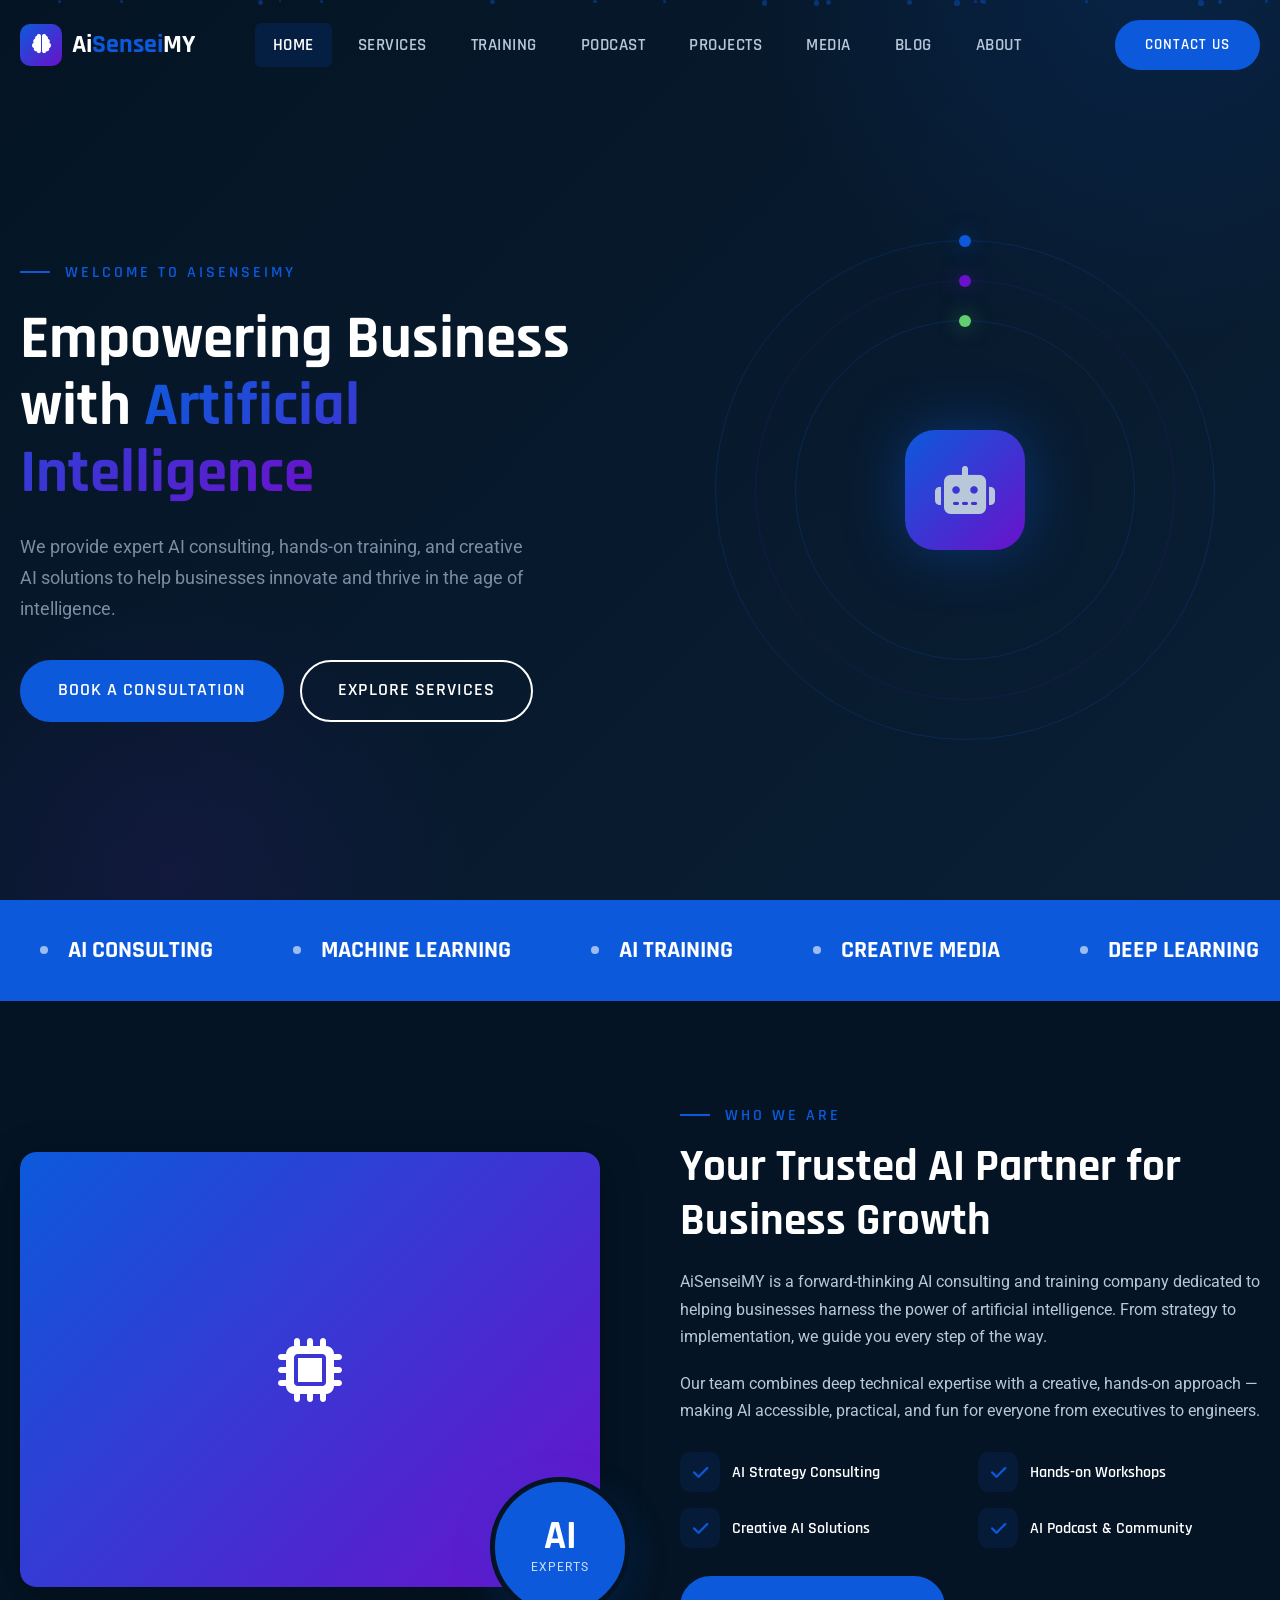
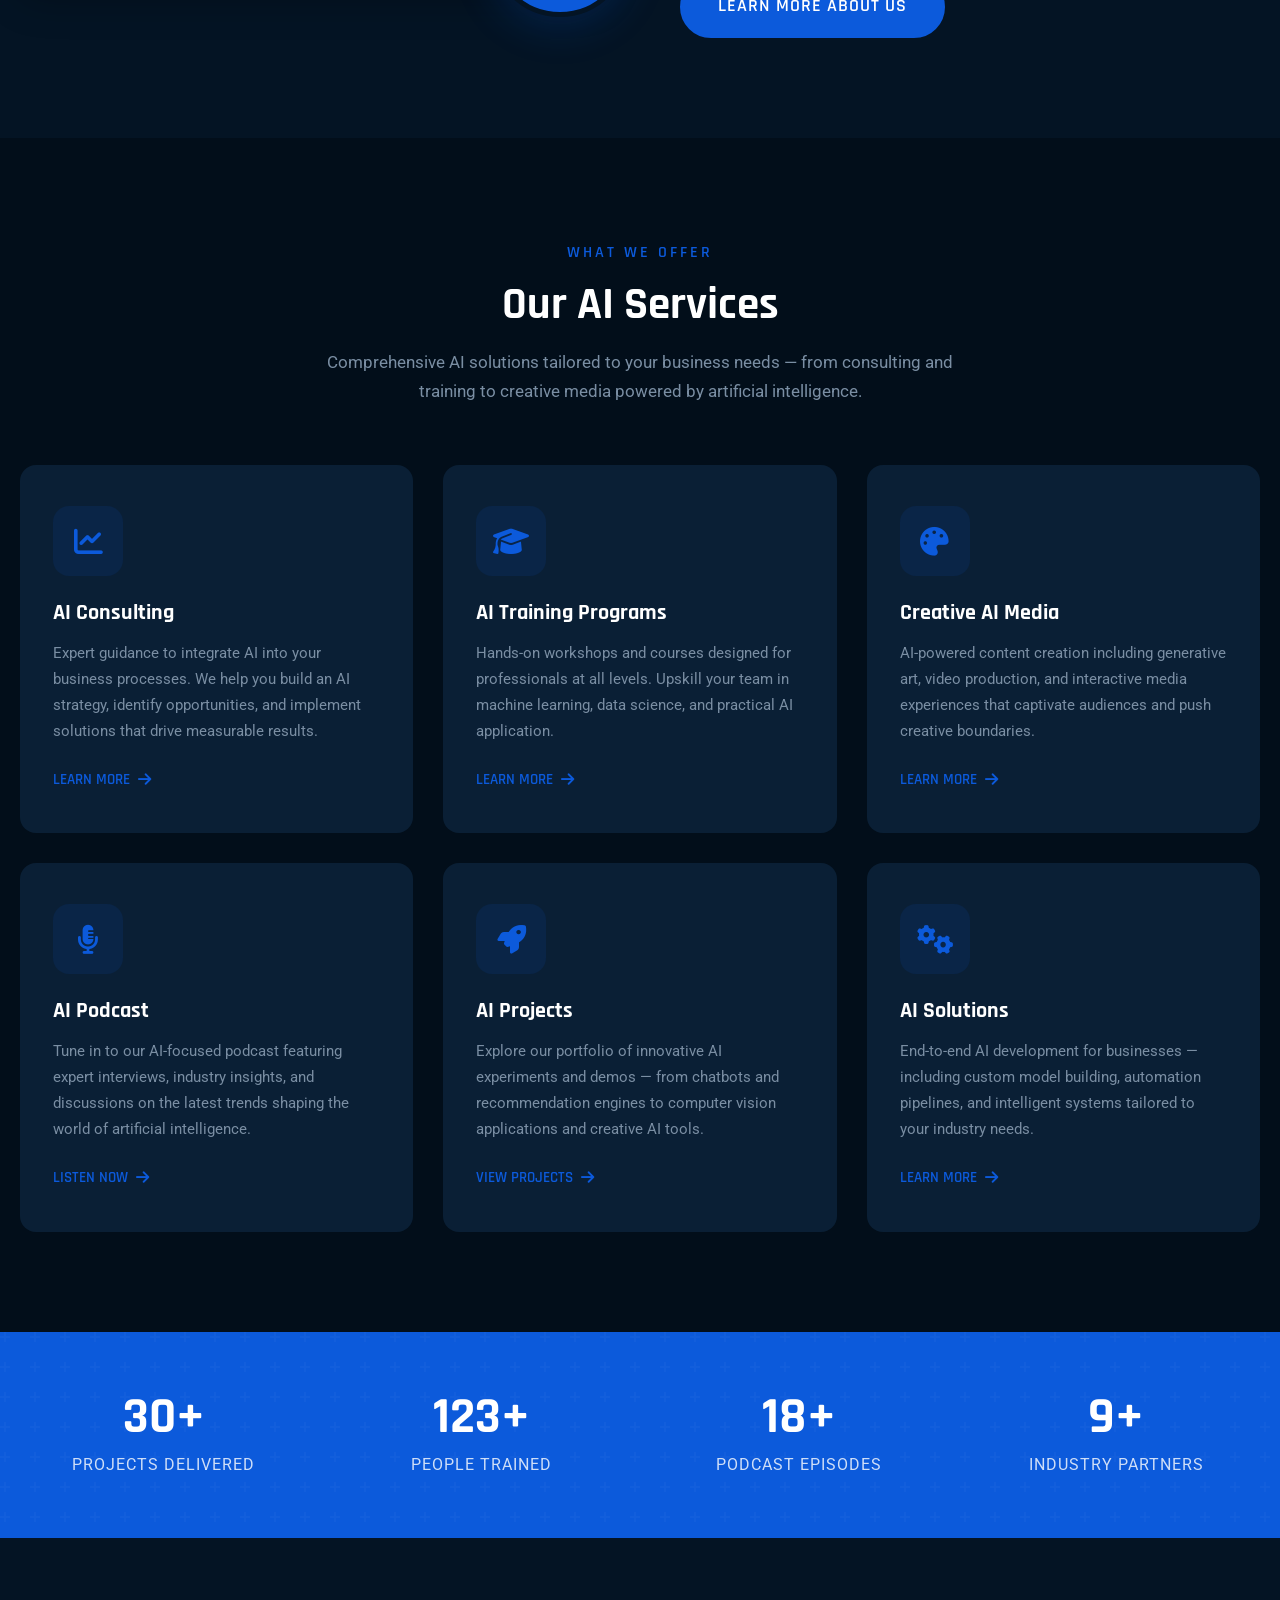
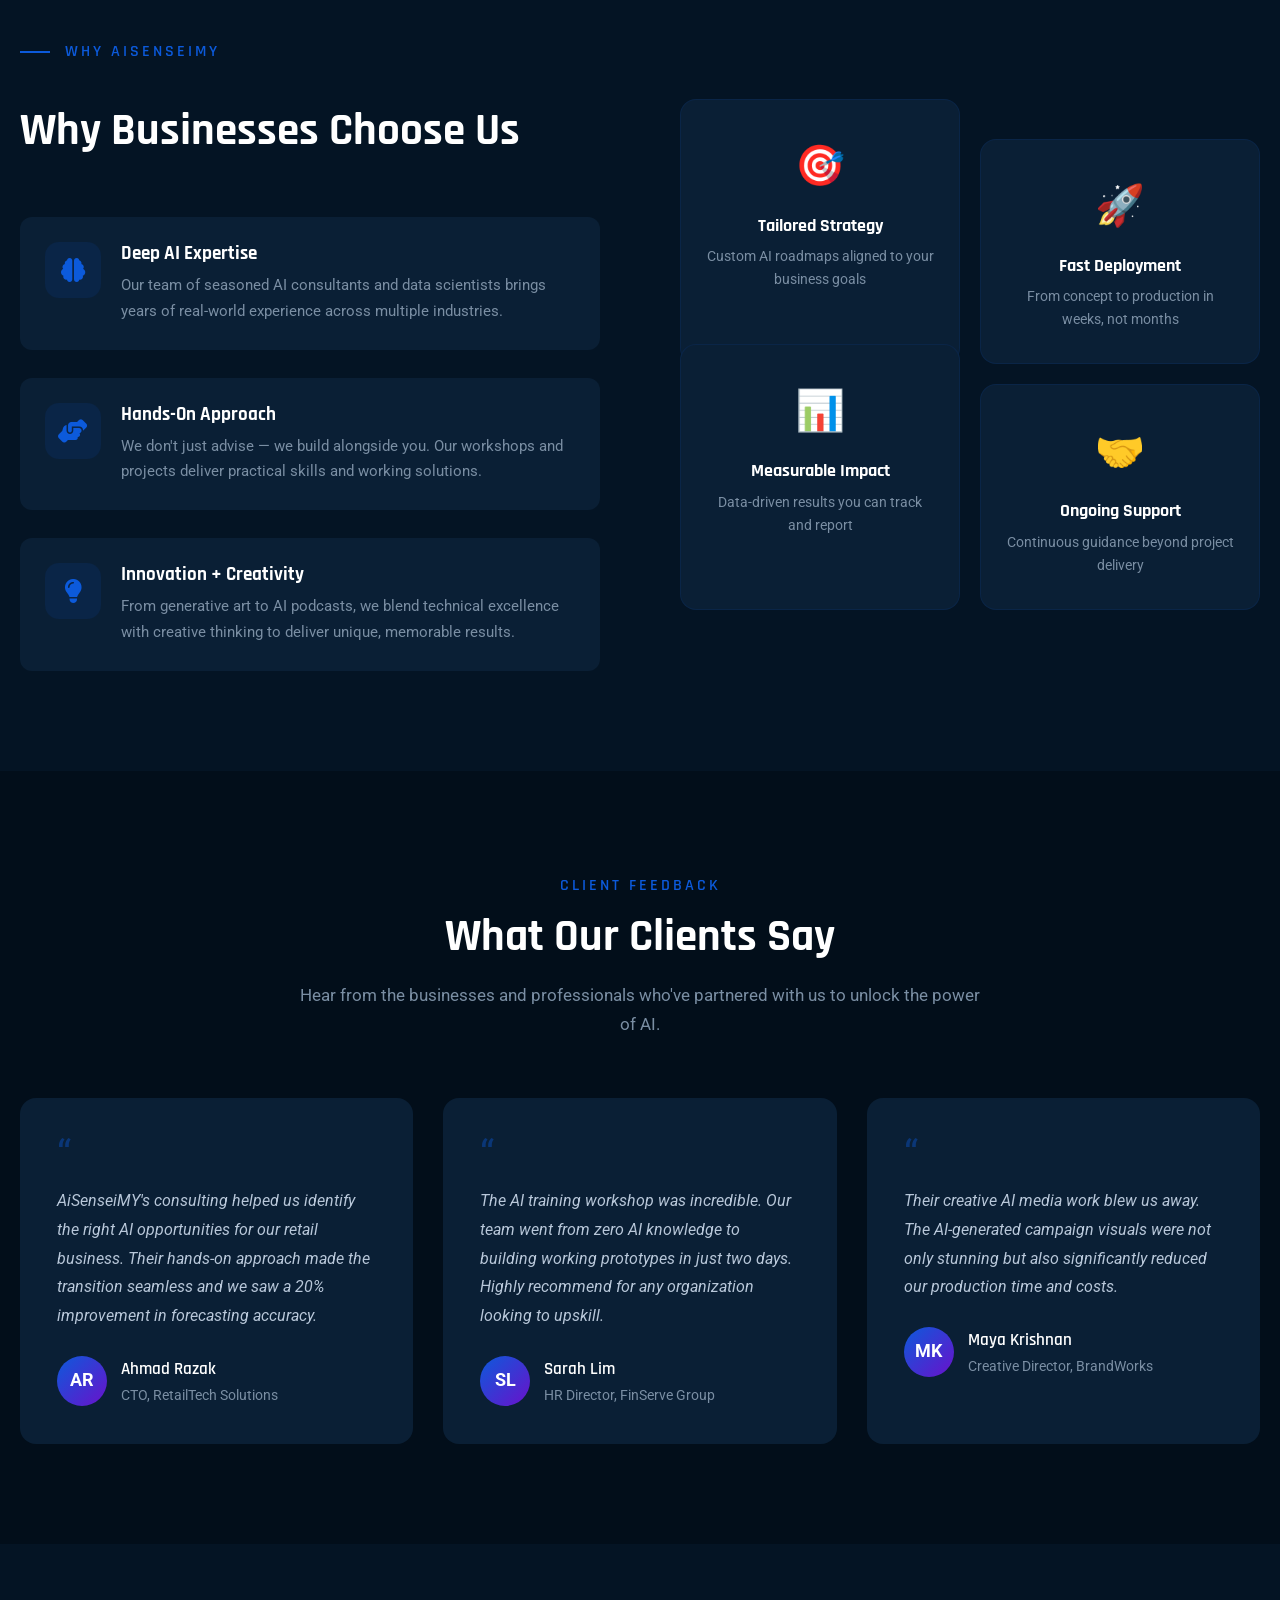
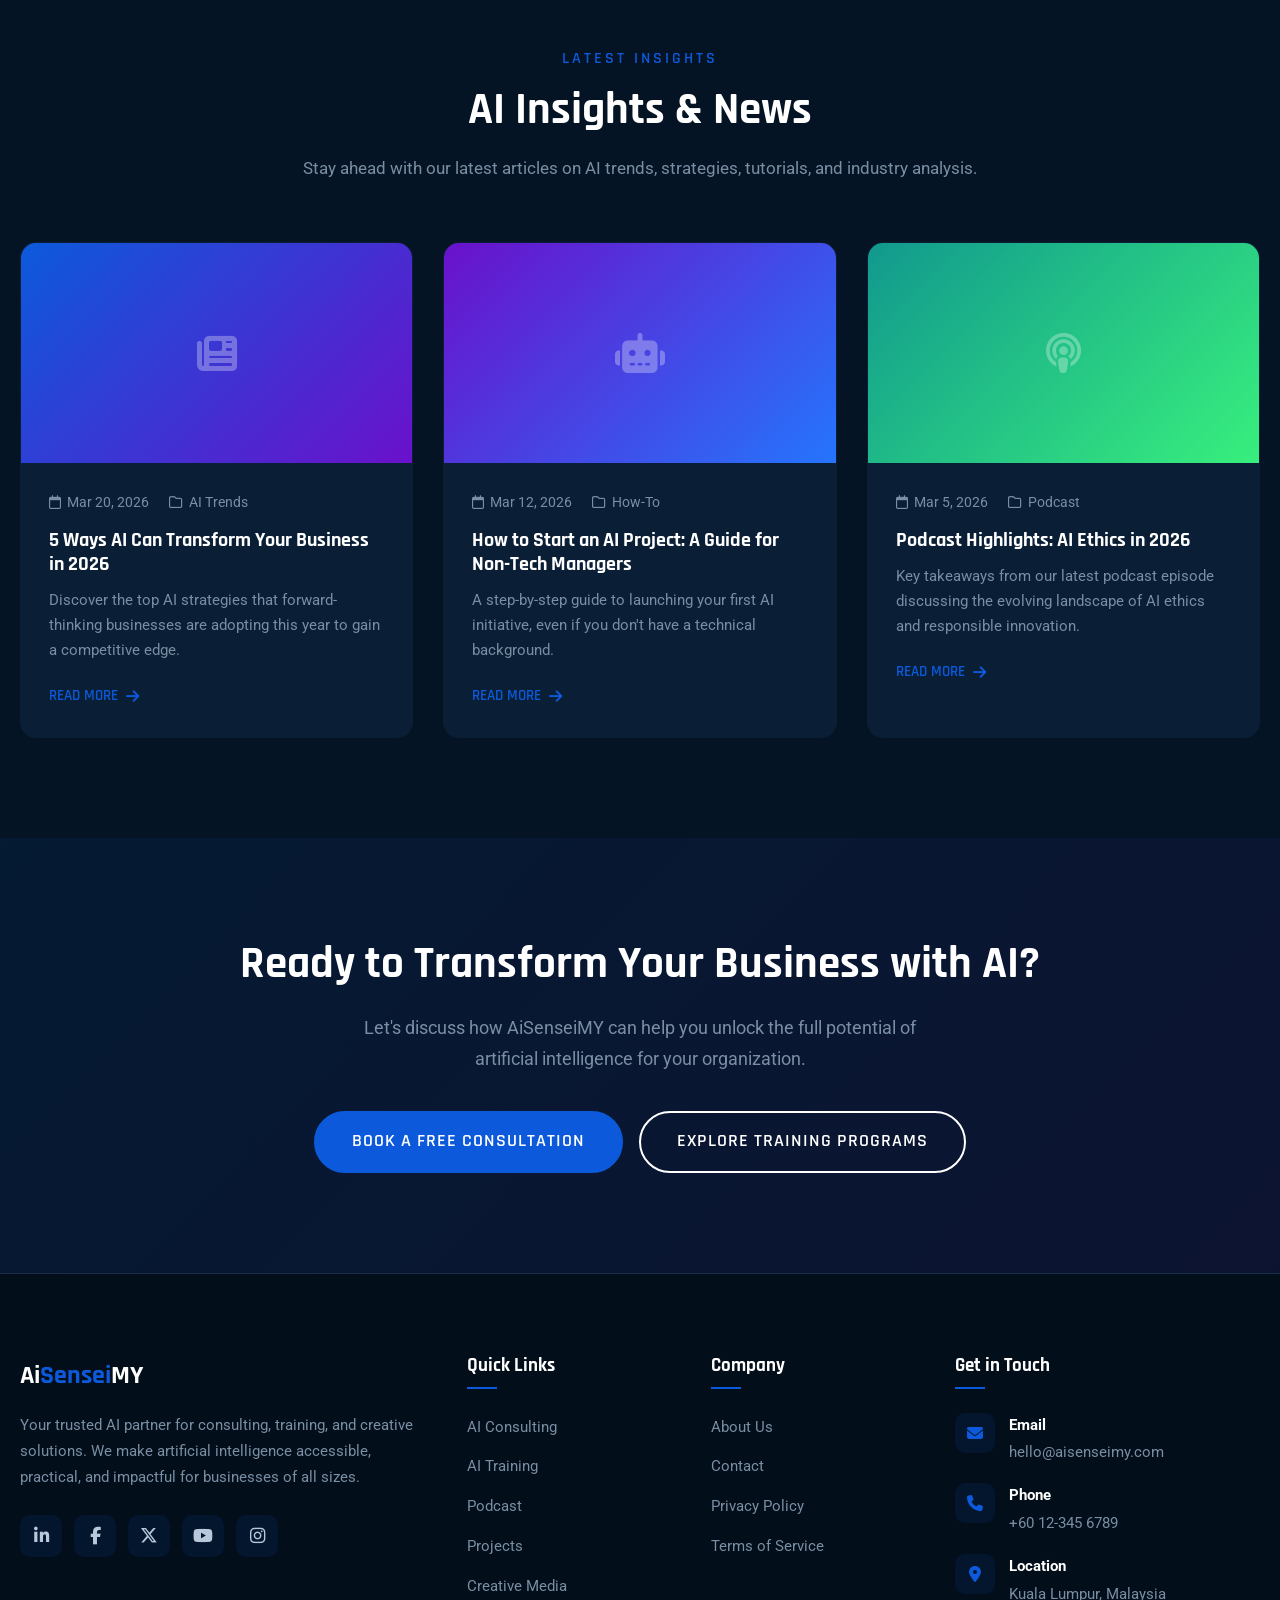
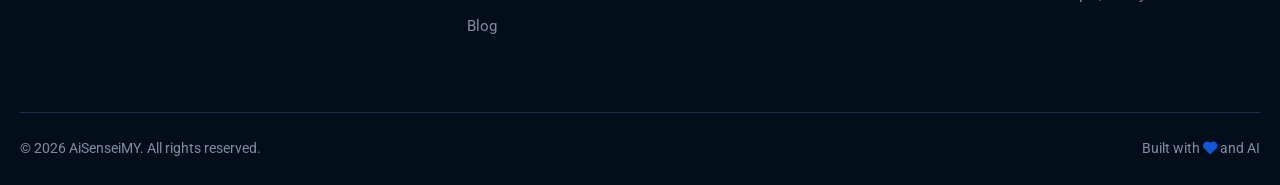
<file: index.html>
<!DOCTYPE html>
<html lang="en">
<head>
  <meta charset="UTF-8">
  <meta name="viewport" content="width=device-width, initial-scale=1.0">
  <title>AiSenseiMY | AI Consulting, Training &amp; Creative Media Solutions</title>
  <meta name="description" content="AiSenseiMY offers expert AI consulting, hands-on AI training, a leading AI podcast, and creative AI projects to drive innovation. Contact us for AI solutions that transform your business.">
  <meta name="keywords" content="AI consulting, AI training, AI podcast, AI projects, creative AI media, artificial intelligence Malaysia, machine learning consulting">
  <meta name="author" content="AiSenseiMY">
  <link rel="canonical" href="https://aisenseimy.github.io/">

  <!-- Open Graph -->
  <meta property="og:title" content="AiSenseiMY | AI Consulting, Training &amp; Creative Media Solutions">
  <meta property="og:description" content="Expert AI consulting, hands-on training, podcasts, and creative AI projects to drive your business innovation.">
  <meta property="og:type" content="website">
  <meta property="og:url" content="https://aisenseimy.github.io/">

  <!-- Fonts -->
  <link rel="preconnect" href="https://fonts.googleapis.com">
  <link rel="preconnect" href="https://fonts.gstatic.com" crossorigin>
  <link href="https://fonts.googleapis.com/css2?family=Rajdhani:wght@400;500;600;700&family=Roboto:wght@300;400;500;700&display=swap" rel="stylesheet">

  <!-- Icons -->
  <link rel="stylesheet" href="https://cdnjs.cloudflare.com/ajax/libs/font-awesome/6.5.1/css/all.min.css">

  <!-- Stylesheet -->
  <link rel="stylesheet" href="assets/css/style.css">

  <!-- Schema: Organization -->
  <script type="application/ld+json">
  {
    "@context": "https://schema.org",
    "@type": "Organization",
    "name": "AiSenseiMY",
    "url": "https://aisenseimy.github.io",
    "description": "AI Consulting, Training & Creative Media Solutions",
    "sameAs": [
      "https://www.linkedin.com/company/aisenseimy",
      "https://www.facebook.com/aisenseimy"
    ]
  }
  </script>

  <!-- Schema: WebSite -->
  <script type="application/ld+json">
  {
    "@context": "https://schema.org",
    "@type": "WebSite",
    "name": "AiSenseiMY",
    "url": "https://aisenseimy.github.io"
  }
  </script>
</head>
<body>

  <!-- ========================================
       Navigation
       ======================================== -->
  <nav class="navbar" id="navbar">
    <div class="container">
      <a href="/" class="nav-logo">
        <div class="logo-icon"><i class="fas fa-brain"></i></div>
        <div class="logo-text">Ai<span>Sensei</span>MY</div>
      </a>

      <ul class="nav-menu" id="navMenu">
        <li><a href="/" class="active">Home</a></li>
        <li><a href="services.html">Services</a></li>
        <li><a href="training.html">Training</a></li>
        <li><a href="podcast.html">Podcast</a></li>
        <li><a href="projects.html">Projects</a></li>
        <li><a href="media.html">Media</a></li>
        <li><a href="blog.html">Blog</a></li>
        <li><a href="about.html">About</a></li>
      </ul>

      <div class="nav-cta">
        <a href="contact.html" class="btn btn-primary">Contact Us</a>
      </div>

      <div class="nav-toggle" id="navToggle" onclick="toggleMenu()">
        <span></span>
        <span></span>
        <span></span>
      </div>
    </div>
  </nav>

  <!-- ========================================
       Hero Section
       ======================================== -->
  <section class="hero" id="hero">
    <div class="hero-bg"></div>
    <div class="hero-particles" id="particles"></div>

    <div class="container">
      <div class="hero-content">
        <div class="hero-text">
          <div class="section-subtitle">Welcome to AiSenseiMY</div>
          <h1 class="hero-title">
            Empowering Business with <span class="highlight">Artificial Intelligence</span>
          </h1>
          <p class="hero-desc">
            We provide expert AI consulting, hands-on training, and creative AI solutions
            to help businesses innovate and thrive in the age of intelligence.
          </p>
          <div class="hero-buttons">
            <a href="contact.html" class="btn btn-primary">Book a Consultation</a>
            <a href="services.html" class="btn btn-outline">Explore Services</a>
          </div>
        </div>

        <div class="hero-visual">
          <div class="hero-graphic">
            <div class="hero-circle"></div>
            <div class="hero-circle"></div>
            <div class="hero-circle"></div>
            <div class="hero-center-icon">
              <i class="fas fa-robot"></i>
            </div>
          </div>
        </div>
      </div>
    </div>
  </section>

  <!-- ========================================
       Marquee Section
       ======================================== -->
  <div class="marquee-section">
    <div class="marquee-track">
      <div class="marquee-item"><span class="dot"></span> AI Consulting</div>
      <div class="marquee-item"><span class="dot"></span> Machine Learning</div>
      <div class="marquee-item"><span class="dot"></span> AI Training</div>
      <div class="marquee-item"><span class="dot"></span> Creative Media</div>
      <div class="marquee-item"><span class="dot"></span> Deep Learning</div>
      <div class="marquee-item"><span class="dot"></span> AI Podcast</div>
      <div class="marquee-item"><span class="dot"></span> Computer Vision</div>
      <div class="marquee-item"><span class="dot"></span> NLP Solutions</div>
      <!-- Duplicate for seamless loop -->
      <div class="marquee-item"><span class="dot"></span> AI Consulting</div>
      <div class="marquee-item"><span class="dot"></span> Machine Learning</div>
      <div class="marquee-item"><span class="dot"></span> AI Training</div>
      <div class="marquee-item"><span class="dot"></span> Creative Media</div>
      <div class="marquee-item"><span class="dot"></span> Deep Learning</div>
      <div class="marquee-item"><span class="dot"></span> AI Podcast</div>
      <div class="marquee-item"><span class="dot"></span> Computer Vision</div>
      <div class="marquee-item"><span class="dot"></span> NLP Solutions</div>
    </div>
  </div>

  <!-- ========================================
       About Section
       ======================================== -->
  <section class="section" id="about">
    <div class="container">
      <div class="about-grid">
        <div class="about-image reveal">
          <div class="about-image-main">
            <div class="about-image-placeholder">
              <i class="fas fa-microchip" style="color: white;"></i>
            </div>
          </div>
          <div class="about-badge">
            <div class="number">AI</div>
            <div class="label">Experts</div>
          </div>
        </div>

        <div class="about-text reveal">
          <div class="section-subtitle">Who We Are</div>
          <h2 class="section-title">Your Trusted AI Partner for Business Growth</h2>
          <p>
            AiSenseiMY is a forward-thinking AI consulting and training company dedicated to
            helping businesses harness the power of artificial intelligence. From strategy to
            implementation, we guide you every step of the way.
          </p>
          <p>
            Our team combines deep technical expertise with a creative, hands-on approach —
            making AI accessible, practical, and fun for everyone from executives to engineers.
          </p>

          <div class="about-features">
            <div class="about-feature">
              <div class="icon"><i class="fas fa-check"></i></div>
              <span>AI Strategy Consulting</span>
            </div>
            <div class="about-feature">
              <div class="icon"><i class="fas fa-check"></i></div>
              <span>Hands-on Workshops</span>
            </div>
            <div class="about-feature">
              <div class="icon"><i class="fas fa-check"></i></div>
              <span>Creative AI Solutions</span>
            </div>
            <div class="about-feature">
              <div class="icon"><i class="fas fa-check"></i></div>
              <span>AI Podcast &amp; Community</span>
            </div>
          </div>

          <a href="about.html" class="btn btn-primary">Learn More About Us</a>
        </div>
      </div>
    </div>
  </section>

  <!-- ========================================
       Services Section
       ======================================== -->
  <section class="section services-section" id="services">
    <div class="container">
      <div class="section-header reveal">
        <div class="section-subtitle">What We Offer</div>
        <h2 class="section-title">Our AI Services</h2>
        <p class="section-desc">
          Comprehensive AI solutions tailored to your business needs — from consulting
          and training to creative media powered by artificial intelligence.
        </p>
      </div>

      <div class="services-grid">
        <div class="service-card reveal">
          <div class="service-icon"><i class="fas fa-chart-line"></i></div>
          <h3>AI Consulting</h3>
          <p>Expert guidance to integrate AI into your business processes. We help you build an AI strategy, identify opportunities, and implement solutions that drive measurable results.</p>
          <a href="services.html" class="service-link">Learn More <i class="fas fa-arrow-right"></i></a>
        </div>

        <div class="service-card reveal">
          <div class="service-icon"><i class="fas fa-graduation-cap"></i></div>
          <h3>AI Training Programs</h3>
          <p>Hands-on workshops and courses designed for professionals at all levels. Upskill your team in machine learning, data science, and practical AI application.</p>
          <a href="training.html" class="service-link">Learn More <i class="fas fa-arrow-right"></i></a>
        </div>

        <div class="service-card reveal">
          <div class="service-icon"><i class="fas fa-palette"></i></div>
          <h3>Creative AI Media</h3>
          <p>AI-powered content creation including generative art, video production, and interactive media experiences that captivate audiences and push creative boundaries.</p>
          <a href="media.html" class="service-link">Learn More <i class="fas fa-arrow-right"></i></a>
        </div>

        <div class="service-card reveal">
          <div class="service-icon"><i class="fas fa-microphone-alt"></i></div>
          <h3>AI Podcast</h3>
          <p>Tune in to our AI-focused podcast featuring expert interviews, industry insights, and discussions on the latest trends shaping the world of artificial intelligence.</p>
          <a href="podcast.html" class="service-link">Listen Now <i class="fas fa-arrow-right"></i></a>
        </div>

        <div class="service-card reveal">
          <div class="service-icon"><i class="fas fa-rocket"></i></div>
          <h3>AI Projects</h3>
          <p>Explore our portfolio of innovative AI experiments and demos — from chatbots and recommendation engines to computer vision applications and creative AI tools.</p>
          <a href="projects.html" class="service-link">View Projects <i class="fas fa-arrow-right"></i></a>
        </div>

        <div class="service-card reveal">
          <div class="service-icon"><i class="fas fa-cogs"></i></div>
          <h3>AI Solutions</h3>
          <p>End-to-end AI development for businesses — including custom model building, automation pipelines, and intelligent systems tailored to your industry needs.</p>
          <a href="services.html" class="service-link">Learn More <i class="fas fa-arrow-right"></i></a>
        </div>
      </div>
    </div>
  </section>

  <!-- ========================================
       Stats Section
       ======================================== -->
  <section class="stats-section">
    <div class="container">
      <div class="stats-grid">
        <div class="stat-item reveal">
          <div class="stat-number" data-target="50">0</div>
          <div class="stat-label">Projects Delivered</div>
        </div>
        <div class="stat-item reveal">
          <div class="stat-number" data-target="200">0</div>
          <div class="stat-label">People Trained</div>
        </div>
        <div class="stat-item reveal">
          <div class="stat-number" data-target="30">0</div>
          <div class="stat-label">Podcast Episodes</div>
        </div>
        <div class="stat-item reveal">
          <div class="stat-number" data-target="15">0</div>
          <div class="stat-label">Industry Partners</div>
        </div>
      </div>
    </div>
  </section>

  <!-- ========================================
       Why Choose Us
       ======================================== -->
  <section class="section" id="why-us">
    <div class="container">
      <div class="why-grid">
        <div class="why-items">
          <div class="section-subtitle">Why AiSenseiMY</div>
          <h2 class="section-title" style="text-align:left; margin-bottom: 30px;">Why Businesses Choose Us</h2>

          <div class="why-item reveal">
            <div class="icon"><i class="fas fa-brain"></i></div>
            <div>
              <h4>Deep AI Expertise</h4>
              <p>Our team of seasoned AI consultants and data scientists brings years of real-world experience across multiple industries.</p>
            </div>
          </div>

          <div class="why-item reveal">
            <div class="icon"><i class="fas fa-hands-helping"></i></div>
            <div>
              <h4>Hands-On Approach</h4>
              <p>We don't just advise — we build alongside you. Our workshops and projects deliver practical skills and working solutions.</p>
            </div>
          </div>

          <div class="why-item reveal">
            <div class="icon"><i class="fas fa-lightbulb"></i></div>
            <div>
              <h4>Innovation + Creativity</h4>
              <p>From generative art to AI podcasts, we blend technical excellence with creative thinking to deliver unique, memorable results.</p>
            </div>
          </div>
        </div>

        <div class="why-visual reveal">
          <div class="why-card-stack">
            <div class="why-card">
              <div class="icon">&#x1F3AF;</div>
              <h4>Tailored Strategy</h4>
              <p>Custom AI roadmaps aligned to your business goals</p>
            </div>
            <div class="why-card">
              <div class="icon">&#x1F680;</div>
              <h4>Fast Deployment</h4>
              <p>From concept to production in weeks, not months</p>
            </div>
            <div class="why-card">
              <div class="icon">&#x1F4CA;</div>
              <h4>Measurable Impact</h4>
              <p>Data-driven results you can track and report</p>
            </div>
            <div class="why-card">
              <div class="icon">&#x1F91D;</div>
              <h4>Ongoing Support</h4>
              <p>Continuous guidance beyond project delivery</p>
            </div>
          </div>
        </div>
      </div>
    </div>
  </section>

  <!-- ========================================
       Testimonials
       ======================================== -->
  <section class="section testimonials-section" id="testimonials">
    <div class="container">
      <div class="section-header reveal">
        <div class="section-subtitle">Client Feedback</div>
        <h2 class="section-title">What Our Clients Say</h2>
        <p class="section-desc">
          Hear from the businesses and professionals who've partnered with us
          to unlock the power of AI.
        </p>
      </div>

      <div class="testimonials-grid">
        <div class="testimonial-card reveal">
          <div class="testimonial-quote">&ldquo;</div>
          <p class="testimonial-text">AiSenseiMY's consulting helped us identify the right AI opportunities for our retail business. Their hands-on approach made the transition seamless and we saw a 20% improvement in forecasting accuracy.</p>
          <div class="testimonial-author">
            <div class="testimonial-avatar">AR</div>
            <div>
              <div class="testimonial-name">Ahmad Razak</div>
              <div class="testimonial-role">CTO, RetailTech Solutions</div>
            </div>
          </div>
        </div>

        <div class="testimonial-card reveal">
          <div class="testimonial-quote">&ldquo;</div>
          <p class="testimonial-text">The AI training workshop was incredible. Our team went from zero AI knowledge to building working prototypes in just two days. Highly recommend for any organization looking to upskill.</p>
          <div class="testimonial-author">
            <div class="testimonial-avatar">SL</div>
            <div>
              <div class="testimonial-name">Sarah Lim</div>
              <div class="testimonial-role">HR Director, FinServe Group</div>
            </div>
          </div>
        </div>

        <div class="testimonial-card reveal">
          <div class="testimonial-quote">&ldquo;</div>
          <p class="testimonial-text">Their creative AI media work blew us away. The AI-generated campaign visuals were not only stunning but also significantly reduced our production time and costs.</p>
          <div class="testimonial-author">
            <div class="testimonial-avatar">MK</div>
            <div>
              <div class="testimonial-name">Maya Krishnan</div>
              <div class="testimonial-role">Creative Director, BrandWorks</div>
            </div>
          </div>
        </div>
      </div>
    </div>
  </section>

  <!-- ========================================
       Blog Preview
       ======================================== -->
  <section class="section" id="blog">
    <div class="container">
      <div class="section-header reveal">
        <div class="section-subtitle">Latest Insights</div>
        <h2 class="section-title">AI Insights &amp; News</h2>
        <p class="section-desc">
          Stay ahead with our latest articles on AI trends, strategies,
          tutorials, and industry analysis.
        </p>
      </div>

      <div class="blog-grid">
        <div class="blog-card reveal">
          <div class="blog-thumb">
            <i class="fas fa-newspaper" style="color: rgba(255,255,255,0.3);"></i>
            <div class="overlay"></div>
          </div>
          <div class="blog-body">
            <div class="blog-meta">
              <span><i class="far fa-calendar"></i> Mar 20, 2026</span>
              <span><i class="far fa-folder"></i> AI Trends</span>
            </div>
            <h3>5 Ways AI Can Transform Your Business in 2026</h3>
            <p>Discover the top AI strategies that forward-thinking businesses are adopting this year to gain a competitive edge.</p>
            <a href="blog.html" class="service-link">Read More <i class="fas fa-arrow-right"></i></a>
          </div>
        </div>

        <div class="blog-card reveal">
          <div class="blog-thumb" style="background: linear-gradient(135deg, #6a11cb 0%, #2575fc 100%);">
            <i class="fas fa-robot" style="color: rgba(255,255,255,0.3);"></i>
            <div class="overlay"></div>
          </div>
          <div class="blog-body">
            <div class="blog-meta">
              <span><i class="far fa-calendar"></i> Mar 12, 2026</span>
              <span><i class="far fa-folder"></i> How-To</span>
            </div>
            <h3>How to Start an AI Project: A Guide for Non-Tech Managers</h3>
            <p>A step-by-step guide to launching your first AI initiative, even if you don't have a technical background.</p>
            <a href="blog.html" class="service-link">Read More <i class="fas fa-arrow-right"></i></a>
          </div>
        </div>

        <div class="blog-card reveal">
          <div class="blog-thumb" style="background: linear-gradient(135deg, #11998e 0%, #38ef7d 100%);">
            <i class="fas fa-podcast" style="color: rgba(255,255,255,0.3);"></i>
            <div class="overlay"></div>
          </div>
          <div class="blog-body">
            <div class="blog-meta">
              <span><i class="far fa-calendar"></i> Mar 5, 2026</span>
              <span><i class="far fa-folder"></i> Podcast</span>
            </div>
            <h3>Podcast Highlights: AI Ethics in 2026</h3>
            <p>Key takeaways from our latest podcast episode discussing the evolving landscape of AI ethics and responsible innovation.</p>
            <a href="blog.html" class="service-link">Read More <i class="fas fa-arrow-right"></i></a>
          </div>
        </div>
      </div>
    </div>
  </section>

  <!-- ========================================
       CTA Section
       ======================================== -->
  <section class="cta-section">
    <div class="container">
      <div class="cta-content reveal">
        <h2 class="cta-title">Ready to Transform Your Business with AI?</h2>
        <p class="cta-desc">
          Let's discuss how AiSenseiMY can help you unlock the full potential of
          artificial intelligence for your organization.
        </p>
        <div class="cta-buttons">
          <a href="contact.html" class="btn btn-primary">Book a Free Consultation</a>
          <a href="training.html" class="btn btn-outline">Explore Training Programs</a>
        </div>
      </div>
    </div>
  </section>

  <!-- ========================================
       Footer
       ======================================== -->
  <footer class="footer" id="footer">
    <div class="container">
      <div class="footer-grid">
        <div class="footer-about">
          <div class="logo-text">Ai<span>Sensei</span>MY</div>
          <p>
            Your trusted AI partner for consulting, training, and creative solutions.
            We make artificial intelligence accessible, practical, and impactful for
            businesses of all sizes.
          </p>
          <div class="footer-social">
            <a href="#" aria-label="LinkedIn"><i class="fab fa-linkedin-in"></i></a>
            <a href="#" aria-label="Facebook"><i class="fab fa-facebook-f"></i></a>
            <a href="#" aria-label="Twitter"><i class="fab fa-x-twitter"></i></a>
            <a href="#" aria-label="YouTube"><i class="fab fa-youtube"></i></a>
            <a href="#" aria-label="Instagram"><i class="fab fa-instagram"></i></a>
          </div>
        </div>

        <div>
          <h4>Quick Links</h4>
          <ul class="footer-links">
            <li><a href="services.html">AI Consulting</a></li>
            <li><a href="training.html">AI Training</a></li>
            <li><a href="podcast.html">Podcast</a></li>
            <li><a href="projects.html">Projects</a></li>
            <li><a href="media.html">Creative Media</a></li>
            <li><a href="blog.html">Blog</a></li>
          </ul>
        </div>

        <div>
          <h4>Company</h4>
          <ul class="footer-links">
            <li><a href="about.html">About Us</a></li>
            <li><a href="contact.html">Contact</a></li>
            <li><a href="#">Privacy Policy</a></li>
            <li><a href="#">Terms of Service</a></li>
          </ul>
        </div>

        <div>
          <h4>Get in Touch</h4>
          <div class="footer-contact-item">
            <div class="icon"><i class="fas fa-envelope"></i></div>
            <div class="text">
              <strong>Email</strong>
              hello@aisenseimy.com
            </div>
          </div>
          <div class="footer-contact-item">
            <div class="icon"><i class="fas fa-phone"></i></div>
            <div class="text">
              <strong>Phone</strong>
              +60 12-345 6789
            </div>
          </div>
          <div class="footer-contact-item">
            <div class="icon"><i class="fas fa-map-marker-alt"></i></div>
            <div class="text">
              <strong>Location</strong>
              Kuala Lumpur, Malaysia
            </div>
          </div>
        </div>
      </div>

      <div class="footer-bottom">
        <p>&copy; 2026 AiSenseiMY. All rights reserved.</p>
        <p>Built with <i class="fas fa-heart" style="color: var(--primary);"></i> and AI</p>
      </div>
    </div>
  </footer>

  <!-- Scroll to Top -->
  <button class="scroll-top" id="scrollTop" onclick="scrollToTop()" aria-label="Scroll to top">
    <i class="fas fa-arrow-up"></i>
  </button>

  <!-- ========================================
       JavaScript
       ======================================== -->
  <script>
    // Navbar scroll effect
    const navbar = document.getElementById('navbar');
    window.addEventListener('scroll', () => {
      if (window.scrollY > 50) {
        navbar.classList.add('scrolled');
      } else {
        navbar.classList.remove('scrolled');
      }
    });

    // Mobile menu toggle
    function toggleMenu() {
      const menu = document.getElementById('navMenu');
      menu.classList.toggle('open');
    }

    // Close menu on link click (mobile)
    document.querySelectorAll('#navMenu a').forEach(link => {
      link.addEventListener('click', () => {
        document.getElementById('navMenu').classList.remove('open');
      });
    });

    // Scroll to top button
    const scrollTopBtn = document.getElementById('scrollTop');
    window.addEventListener('scroll', () => {
      if (window.scrollY > 500) {
        scrollTopBtn.classList.add('visible');
      } else {
        scrollTopBtn.classList.remove('visible');
      }
    });

    function scrollToTop() {
      window.scrollTo({ top: 0, behavior: 'smooth' });
    }

    // Scroll reveal animation
    const revealElements = document.querySelectorAll('.reveal');
    const revealObserver = new IntersectionObserver((entries) => {
      entries.forEach(entry => {
        if (entry.isIntersecting) {
          entry.target.classList.add('active');
        }
      });
    }, { threshold: 0.1 });

    revealElements.forEach(el => revealObserver.observe(el));

    // Counter animation
    const counters = document.querySelectorAll('.stat-number');
    const counterObserver = new IntersectionObserver((entries) => {
      entries.forEach(entry => {
        if (entry.isIntersecting) {
          const target = parseInt(entry.target.getAttribute('data-target'));
          let current = 0;
          const increment = target / 60;
          const timer = setInterval(() => {
            current += increment;
            if (current >= target) {
              entry.target.textContent = target + '+';
              clearInterval(timer);
            } else {
              entry.target.textContent = Math.floor(current) + '+';
            }
          }, 25);
          counterObserver.unobserve(entry.target);
        }
      });
    }, { threshold: 0.5 });

    counters.forEach(c => counterObserver.observe(c));

    // Generate floating particles
    const particlesContainer = document.getElementById('particles');
    for (let i = 0; i < 20; i++) {
      const particle = document.createElement('div');
      particle.classList.add('particle');
      particle.style.left = Math.random() * 100 + '%';
      particle.style.animationDuration = (Math.random() * 15 + 10) + 's';
      particle.style.animationDelay = (Math.random() * 10) + 's';
      particle.style.width = (Math.random() * 4 + 2) + 'px';
      particle.style.height = particle.style.width;
      particlesContainer.appendChild(particle);
    }
  </script>

</body>
</html>
</file>
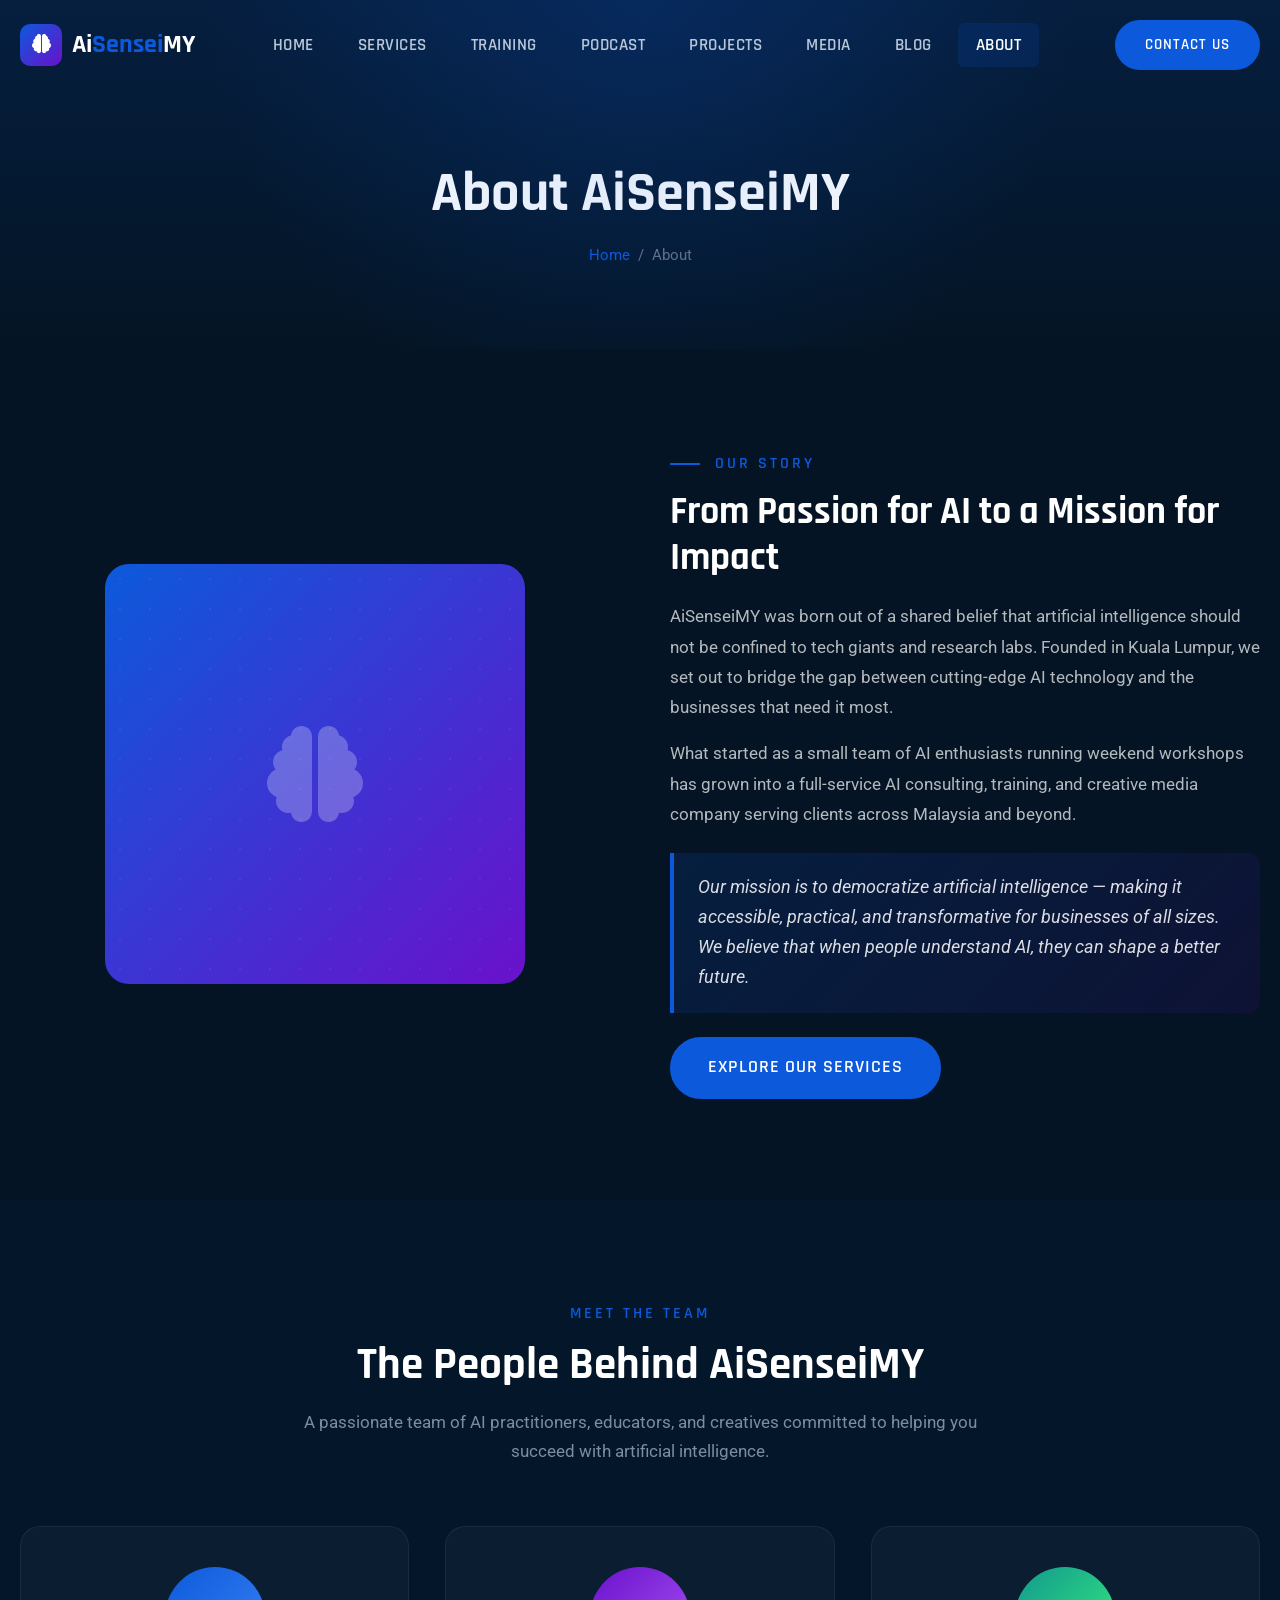
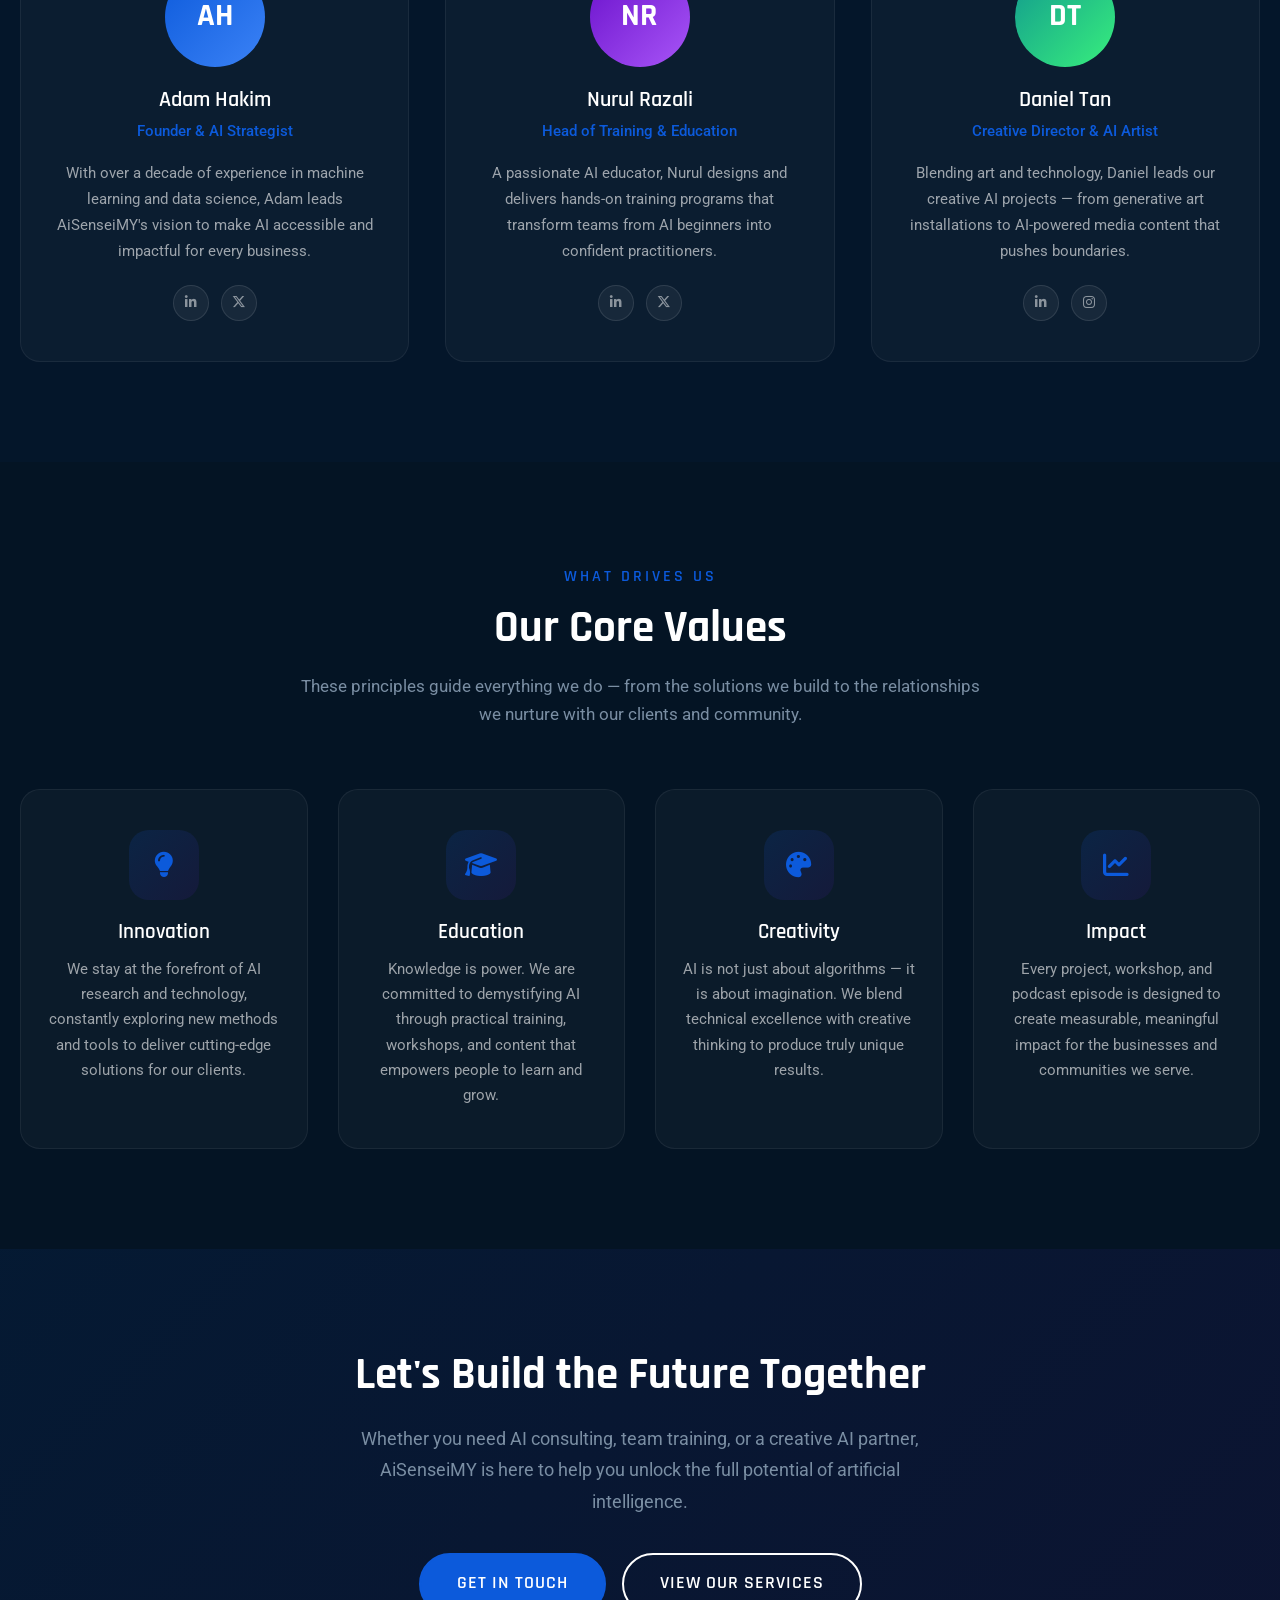
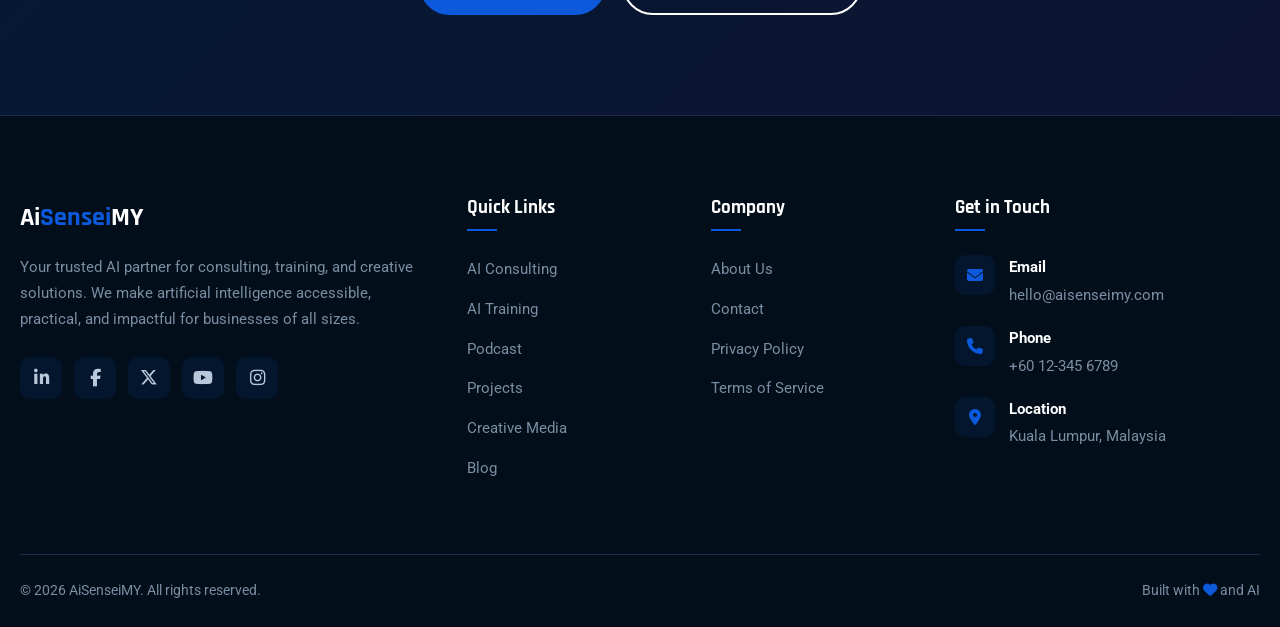
<file: about.html>
<!DOCTYPE html>
<html lang="en">
<head>
  <meta charset="UTF-8">
  <meta name="viewport" content="width=device-width, initial-scale=1.0">
  <title>About Us | AiSenseiMY - Our Story, Team &amp; Mission</title>
  <meta name="description" content="Learn about AiSenseiMY — our mission to democratize AI, our expert team, and the values that drive our consulting, training, and creative AI solutions in Malaysia.">
  <meta name="keywords" content="about AiSenseiMY, AI team Malaysia, AI mission, AI consulting company, AI training experts, artificial intelligence Malaysia">
  <meta name="author" content="AiSenseiMY">
  <link rel="canonical" href="https://aisenseimy.github.io/about.html">

  <!-- Open Graph -->
  <meta property="og:title" content="About Us | AiSenseiMY - Our Story, Team &amp; Mission">
  <meta property="og:description" content="Meet the team behind AiSenseiMY. Discover our mission, values, and commitment to making AI accessible for businesses across Malaysia.">
  <meta property="og:type" content="website">
  <meta property="og:url" content="https://aisenseimy.github.io/about.html">

  <!-- Fonts -->
  <link rel="preconnect" href="https://fonts.googleapis.com">
  <link rel="preconnect" href="https://fonts.gstatic.com" crossorigin>
  <link href="https://fonts.googleapis.com/css2?family=Rajdhani:wght@400;500;600;700&family=Roboto:wght@300;400;500;700&display=swap" rel="stylesheet">

  <!-- Icons -->
  <link rel="stylesheet" href="https://cdnjs.cloudflare.com/ajax/libs/font-awesome/6.5.1/css/all.min.css">

  <!-- Stylesheet -->
  <link rel="stylesheet" href="assets/css/style.css">

  <!-- Schema: AboutPage -->
  <script type="application/ld+json">
  {
    "@context": "https://schema.org",
    "@type": "AboutPage",
    "name": "About AiSenseiMY",
    "url": "https://aisenseimy.github.io/about.html",
    "description": "Learn about AiSenseiMY — our mission, team, and values driving AI innovation in Malaysia.",
    "mainEntity": {
      "@type": "Organization",
      "name": "AiSenseiMY",
      "url": "https://aisenseimy.github.io",
      "description": "AI Consulting, Training & Creative Media Solutions",
      "foundingLocation": {
        "@type": "Place",
        "name": "Kuala Lumpur, Malaysia"
      }
    }
  }
  </script>

  <!-- Page-specific styles -->
  <style>
    /* ---- Page Banner ---- */
    .page-banner {
      padding: 160px 0 80px;
      text-align: center;
      position: relative;
      overflow: hidden;
      background: linear-gradient(180deg, rgba(12, 90, 219, 0.15) 0%, transparent 100%);
    }
    .page-banner::before {
      content: '';
      position: absolute;
      top: 0; left: 0; right: 0; bottom: 0;
      background: radial-gradient(circle at 50% 0%, rgba(12, 90, 219, 0.2) 0%, transparent 60%);
      pointer-events: none;
    }
    .page-banner h1 {
      font-family: 'Rajdhani', sans-serif;
      font-size: clamp(2.2rem, 5vw, 3.5rem);
      font-weight: 700;
      color: #ffffff;
      margin-bottom: 16px;
    }
    .breadcrumb {
      display: flex;
      justify-content: center;
      gap: 8px;
      font-size: 0.95rem;
      color: rgba(255, 255, 255, 0.6);
    }
    .breadcrumb a {
      color: #0c5adb;
      text-decoration: none;
      transition: color 0.3s;
    }
    .breadcrumb a:hover {
      color: #3b82f6;
    }
    .breadcrumb span {
      color: rgba(255, 255, 255, 0.4);
    }

    /* ---- Our Story ---- */
    .story-section {
      padding: 100px 0;
    }
    .story-grid {
      display: grid;
      grid-template-columns: 1fr 1fr;
      gap: 60px;
      align-items: center;
    }
    .story-visual {
      position: relative;
    }
    .story-graphic {
      width: 100%;
      aspect-ratio: 1;
      max-width: 420px;
      margin: 0 auto;
      border-radius: 24px;
      background: linear-gradient(135deg, #0c5adb 0%, #6a11cb 100%);
      display: flex;
      align-items: center;
      justify-content: center;
      position: relative;
      overflow: hidden;
    }
    .story-graphic::before {
      content: '';
      position: absolute;
      width: 200%;
      height: 200%;
      background: radial-gradient(circle, rgba(255,255,255,0.05) 1px, transparent 1px);
      background-size: 30px 30px;
      animation: drift 20s linear infinite;
    }
    @keyframes drift {
      0% { transform: translate(0, 0); }
      100% { transform: translate(-30px, -30px); }
    }
    .story-graphic i {
      font-size: 6rem;
      color: rgba(255, 255, 255, 0.25);
      z-index: 1;
    }
    .story-text h2 {
      font-family: 'Rajdhani', sans-serif;
      font-size: clamp(1.8rem, 3vw, 2.5rem);
      font-weight: 700;
      color: #ffffff;
      margin-bottom: 20px;
    }
    .story-text p {
      color: rgba(255, 255, 255, 0.7);
      line-height: 1.8;
      margin-bottom: 16px;
      font-size: 1.05rem;
    }
    .story-text .mission-highlight {
      background: linear-gradient(135deg, rgba(12, 90, 219, 0.15), rgba(106, 17, 203, 0.1));
      border-left: 4px solid #0c5adb;
      padding: 20px 24px;
      border-radius: 0 12px 12px 0;
      margin: 24px 0;
      font-style: italic;
      color: rgba(255, 255, 255, 0.85);
      font-size: 1.1rem;
      line-height: 1.7;
    }

    /* ---- Team Section ---- */
    .team-section {
      padding: 100px 0;
      background: rgba(12, 90, 219, 0.03);
    }
    .team-grid {
      display: grid;
      grid-template-columns: repeat(3, 1fr);
      gap: 36px;
      margin-top: 50px;
    }
    .team-card {
      background: rgba(255, 255, 255, 0.03);
      border: 1px solid rgba(255, 255, 255, 0.06);
      border-radius: 20px;
      padding: 40px 30px;
      text-align: center;
      transition: transform 0.3s, border-color 0.3s, box-shadow 0.3s;
    }
    .team-card:hover {
      transform: translateY(-8px);
      border-color: rgba(12, 90, 219, 0.3);
      box-shadow: 0 20px 60px rgba(12, 90, 219, 0.1);
    }
    .team-avatar {
      width: 100px;
      height: 100px;
      border-radius: 50%;
      margin: 0 auto 20px;
      display: flex;
      align-items: center;
      justify-content: center;
      font-family: 'Rajdhani', sans-serif;
      font-size: 2rem;
      font-weight: 700;
      color: #fff;
      position: relative;
    }
    .team-card:nth-child(1) .team-avatar {
      background: linear-gradient(135deg, #0c5adb, #3b82f6);
    }
    .team-card:nth-child(2) .team-avatar {
      background: linear-gradient(135deg, #6a11cb, #a855f7);
    }
    .team-card:nth-child(3) .team-avatar {
      background: linear-gradient(135deg, #11998e, #38ef7d);
    }
    .team-card h3 {
      font-family: 'Rajdhani', sans-serif;
      font-size: 1.4rem;
      font-weight: 600;
      color: #ffffff;
      margin-bottom: 6px;
    }
    .team-card .team-role {
      color: #0c5adb;
      font-size: 0.95rem;
      font-weight: 500;
      margin-bottom: 16px;
    }
    .team-card p {
      color: rgba(255, 255, 255, 0.6);
      font-size: 0.95rem;
      line-height: 1.7;
    }
    .team-social {
      display: flex;
      justify-content: center;
      gap: 12px;
      margin-top: 20px;
    }
    .team-social a {
      width: 36px;
      height: 36px;
      border-radius: 50%;
      background: rgba(255, 255, 255, 0.05);
      border: 1px solid rgba(255, 255, 255, 0.1);
      display: flex;
      align-items: center;
      justify-content: center;
      color: rgba(255, 255, 255, 0.5);
      font-size: 0.85rem;
      transition: all 0.3s;
      text-decoration: none;
    }
    .team-social a:hover {
      background: #0c5adb;
      border-color: #0c5adb;
      color: #fff;
    }

    /* ---- Values Section ---- */
    .values-section {
      padding: 100px 0;
    }
    .values-grid {
      display: grid;
      grid-template-columns: repeat(4, 1fr);
      gap: 30px;
      margin-top: 50px;
    }
    .value-card {
      background: rgba(255, 255, 255, 0.03);
      border: 1px solid rgba(255, 255, 255, 0.06);
      border-radius: 20px;
      padding: 40px 24px;
      text-align: center;
      transition: transform 0.3s, border-color 0.3s, box-shadow 0.3s;
      position: relative;
      overflow: hidden;
    }
    .value-card::before {
      content: '';
      position: absolute;
      top: 0;
      left: 0;
      right: 0;
      height: 3px;
      background: linear-gradient(90deg, #0c5adb, #6a11cb);
      opacity: 0;
      transition: opacity 0.3s;
    }
    .value-card:hover {
      transform: translateY(-6px);
      border-color: rgba(12, 90, 219, 0.3);
      box-shadow: 0 20px 60px rgba(12, 90, 219, 0.08);
    }
    .value-card:hover::before {
      opacity: 1;
    }
    .value-icon {
      width: 70px;
      height: 70px;
      border-radius: 20px;
      background: linear-gradient(135deg, rgba(12, 90, 219, 0.15), rgba(106, 17, 203, 0.1));
      display: flex;
      align-items: center;
      justify-content: center;
      margin: 0 auto 20px;
      font-size: 1.6rem;
      color: #0c5adb;
      transition: transform 0.3s;
    }
    .value-card:hover .value-icon {
      transform: scale(1.1);
    }
    .value-card h3 {
      font-family: 'Rajdhani', sans-serif;
      font-size: 1.3rem;
      font-weight: 600;
      color: #ffffff;
      margin-bottom: 12px;
    }
    .value-card p {
      color: rgba(255, 255, 255, 0.6);
      font-size: 0.93rem;
      line-height: 1.7;
    }

    /* ---- Responsive ---- */
    @media (max-width: 992px) {
      .story-grid {
        grid-template-columns: 1fr;
        gap: 40px;
      }
      .story-graphic {
        max-width: 320px;
      }
      .team-grid {
        grid-template-columns: repeat(2, 1fr);
      }
      .values-grid {
        grid-template-columns: repeat(2, 1fr);
      }
    }
    @media (max-width: 600px) {
      .team-grid {
        grid-template-columns: 1fr;
      }
      .values-grid {
        grid-template-columns: 1fr;
      }
      .page-banner {
        padding: 140px 0 60px;
      }
    }
  </style>
</head>
<body>

  <!-- ========================================
       Navigation
       ======================================== -->
  <nav class="navbar" id="navbar">
    <div class="container">
      <a href="/" class="nav-logo">
        <div class="logo-icon"><i class="fas fa-brain"></i></div>
        <div class="logo-text">Ai<span>Sensei</span>MY</div>
      </a>

      <ul class="nav-menu" id="navMenu">
        <li><a href="/">Home</a></li>
        <li><a href="services.html">Services</a></li>
        <li><a href="training.html">Training</a></li>
        <li><a href="podcast.html">Podcast</a></li>
        <li><a href="projects.html">Projects</a></li>
        <li><a href="media.html">Media</a></li>
        <li><a href="blog.html">Blog</a></li>
        <li><a href="about.html" class="active">About</a></li>
      </ul>

      <div class="nav-cta">
        <a href="contact.html" class="btn btn-primary">Contact Us</a>
      </div>

      <div class="nav-toggle" id="navToggle" onclick="toggleMenu()">
        <span></span>
        <span></span>
        <span></span>
      </div>
    </div>
  </nav>

  <!-- ========================================
       Page Banner
       ======================================== -->
  <section class="page-banner">
    <div class="container">
      <h1>About AiSenseiMY</h1>
      <div class="breadcrumb">
        <a href="/">Home</a>
        <span>/</span>
        <span>About</span>
      </div>
    </div>
  </section>

  <!-- ========================================
       Our Story Section
       ======================================== -->
  <section class="story-section">
    <div class="container">
      <div class="story-grid">
        <div class="story-visual reveal">
          <div class="story-graphic">
            <i class="fas fa-brain"></i>
          </div>
        </div>

        <div class="story-text reveal">
          <div class="section-subtitle">Our Story</div>
          <h2>From Passion for AI to a Mission for Impact</h2>
          <p>
            AiSenseiMY was born out of a shared belief that artificial intelligence should not be
            confined to tech giants and research labs. Founded in Kuala Lumpur, we set out to bridge
            the gap between cutting-edge AI technology and the businesses that need it most.
          </p>
          <p>
            What started as a small team of AI enthusiasts running weekend workshops has grown into
            a full-service AI consulting, training, and creative media company serving clients
            across Malaysia and beyond.
          </p>
          <div class="mission-highlight">
            Our mission is to democratize artificial intelligence — making it accessible, practical,
            and transformative for businesses of all sizes. We believe that when people understand AI,
            they can shape a better future.
          </div>
          <a href="services.html" class="btn btn-primary">Explore Our Services</a>
        </div>
      </div>
    </div>
  </section>

  <!-- ========================================
       Our Team Section
       ======================================== -->
  <section class="team-section">
    <div class="container">
      <div class="section-header reveal">
        <div class="section-subtitle">Meet the Team</div>
        <h2 class="section-title">The People Behind AiSenseiMY</h2>
        <p class="section-desc">
          A passionate team of AI practitioners, educators, and creatives committed to
          helping you succeed with artificial intelligence.
        </p>
      </div>

      <div class="team-grid">
        <div class="team-card reveal">
          <div class="team-avatar">AH</div>
          <h3>Adam Hakim</h3>
          <div class="team-role">Founder &amp; AI Strategist</div>
          <p>
            With over a decade of experience in machine learning and data science,
            Adam leads AiSenseiMY's vision to make AI accessible and impactful for every business.
          </p>
          <div class="team-social">
            <a href="#" aria-label="LinkedIn"><i class="fab fa-linkedin-in"></i></a>
            <a href="#" aria-label="Twitter"><i class="fab fa-x-twitter"></i></a>
          </div>
        </div>

        <div class="team-card reveal">
          <div class="team-avatar">NR</div>
          <h3>Nurul Razali</h3>
          <div class="team-role">Head of Training &amp; Education</div>
          <p>
            A passionate AI educator, Nurul designs and delivers hands-on training programs
            that transform teams from AI beginners into confident practitioners.
          </p>
          <div class="team-social">
            <a href="#" aria-label="LinkedIn"><i class="fab fa-linkedin-in"></i></a>
            <a href="#" aria-label="Twitter"><i class="fab fa-x-twitter"></i></a>
          </div>
        </div>

        <div class="team-card reveal">
          <div class="team-avatar">DT</div>
          <h3>Daniel Tan</h3>
          <div class="team-role">Creative Director &amp; AI Artist</div>
          <p>
            Blending art and technology, Daniel leads our creative AI projects — from generative
            art installations to AI-powered media content that pushes boundaries.
          </p>
          <div class="team-social">
            <a href="#" aria-label="LinkedIn"><i class="fab fa-linkedin-in"></i></a>
            <a href="#" aria-label="Instagram"><i class="fab fa-instagram"></i></a>
          </div>
        </div>
      </div>
    </div>
  </section>

  <!-- ========================================
       Our Values Section
       ======================================== -->
  <section class="values-section">
    <div class="container">
      <div class="section-header reveal">
        <div class="section-subtitle">What Drives Us</div>
        <h2 class="section-title">Our Core Values</h2>
        <p class="section-desc">
          These principles guide everything we do — from the solutions we build to the
          relationships we nurture with our clients and community.
        </p>
      </div>

      <div class="values-grid">
        <div class="value-card reveal">
          <div class="value-icon"><i class="fas fa-lightbulb"></i></div>
          <h3>Innovation</h3>
          <p>
            We stay at the forefront of AI research and technology, constantly exploring new
            methods and tools to deliver cutting-edge solutions for our clients.
          </p>
        </div>

        <div class="value-card reveal">
          <div class="value-icon"><i class="fas fa-graduation-cap"></i></div>
          <h3>Education</h3>
          <p>
            Knowledge is power. We are committed to demystifying AI through practical training,
            workshops, and content that empowers people to learn and grow.
          </p>
        </div>

        <div class="value-card reveal">
          <div class="value-icon"><i class="fas fa-palette"></i></div>
          <h3>Creativity</h3>
          <p>
            AI is not just about algorithms — it is about imagination. We blend technical
            excellence with creative thinking to produce truly unique results.
          </p>
        </div>

        <div class="value-card reveal">
          <div class="value-icon"><i class="fas fa-chart-line"></i></div>
          <h3>Impact</h3>
          <p>
            Every project, workshop, and podcast episode is designed to create measurable,
            meaningful impact for the businesses and communities we serve.
          </p>
        </div>
      </div>
    </div>
  </section>

  <!-- ========================================
       CTA Section
       ======================================== -->
  <section class="cta-section">
    <div class="container">
      <div class="cta-content reveal">
        <h2 class="cta-title">Let's Build the Future Together</h2>
        <p class="cta-desc">
          Whether you need AI consulting, team training, or a creative AI partner,
          AiSenseiMY is here to help you unlock the full potential of artificial intelligence.
        </p>
        <div class="cta-buttons">
          <a href="contact.html" class="btn btn-primary">Get in Touch</a>
          <a href="services.html" class="btn btn-outline">View Our Services</a>
        </div>
      </div>
    </div>
  </section>

  <!-- ========================================
       Footer
       ======================================== -->
  <footer class="footer" id="footer">
    <div class="container">
      <div class="footer-grid">
        <div class="footer-about">
          <div class="logo-text">Ai<span>Sensei</span>MY</div>
          <p>
            Your trusted AI partner for consulting, training, and creative solutions.
            We make artificial intelligence accessible, practical, and impactful for
            businesses of all sizes.
          </p>
          <div class="footer-social">
            <a href="#" aria-label="LinkedIn"><i class="fab fa-linkedin-in"></i></a>
            <a href="#" aria-label="Facebook"><i class="fab fa-facebook-f"></i></a>
            <a href="#" aria-label="Twitter"><i class="fab fa-x-twitter"></i></a>
            <a href="#" aria-label="YouTube"><i class="fab fa-youtube"></i></a>
            <a href="#" aria-label="Instagram"><i class="fab fa-instagram"></i></a>
          </div>
        </div>

        <div>
          <h4>Quick Links</h4>
          <ul class="footer-links">
            <li><a href="services.html">AI Consulting</a></li>
            <li><a href="training.html">AI Training</a></li>
            <li><a href="podcast.html">Podcast</a></li>
            <li><a href="projects.html">Projects</a></li>
            <li><a href="media.html">Creative Media</a></li>
            <li><a href="blog.html">Blog</a></li>
          </ul>
        </div>

        <div>
          <h4>Company</h4>
          <ul class="footer-links">
            <li><a href="about.html">About Us</a></li>
            <li><a href="contact.html">Contact</a></li>
            <li><a href="#">Privacy Policy</a></li>
            <li><a href="#">Terms of Service</a></li>
          </ul>
        </div>

        <div>
          <h4>Get in Touch</h4>
          <div class="footer-contact-item">
            <div class="icon"><i class="fas fa-envelope"></i></div>
            <div class="text">
              <strong>Email</strong>
              hello@aisenseimy.com
            </div>
          </div>
          <div class="footer-contact-item">
            <div class="icon"><i class="fas fa-phone"></i></div>
            <div class="text">
              <strong>Phone</strong>
              +60 12-345 6789
            </div>
          </div>
          <div class="footer-contact-item">
            <div class="icon"><i class="fas fa-map-marker-alt"></i></div>
            <div class="text">
              <strong>Location</strong>
              Kuala Lumpur, Malaysia
            </div>
          </div>
        </div>
      </div>

      <div class="footer-bottom">
        <p>&copy; 2026 AiSenseiMY. All rights reserved.</p>
        <p>Built with <i class="fas fa-heart" style="color: var(--primary);"></i> and AI</p>
      </div>
    </div>
  </footer>

  <!-- Scroll to Top -->
  <button class="scroll-top" id="scrollTop" onclick="scrollToTop()" aria-label="Scroll to top">
    <i class="fas fa-arrow-up"></i>
  </button>

  <!-- ========================================
       JavaScript
       ======================================== -->
  <script>
    // Navbar scroll effect
    const navbar = document.getElementById('navbar');
    window.addEventListener('scroll', () => {
      if (window.scrollY > 50) {
        navbar.classList.add('scrolled');
      } else {
        navbar.classList.remove('scrolled');
      }
    });

    // Mobile menu toggle
    function toggleMenu() {
      const menu = document.getElementById('navMenu');
      menu.classList.toggle('open');
    }

    // Close menu on link click (mobile)
    document.querySelectorAll('#navMenu a').forEach(link => {
      link.addEventListener('click', () => {
        document.getElementById('navMenu').classList.remove('open');
      });
    });

    // Scroll to top button
    const scrollTopBtn = document.getElementById('scrollTop');
    window.addEventListener('scroll', () => {
      if (window.scrollY > 500) {
        scrollTopBtn.classList.add('visible');
      } else {
        scrollTopBtn.classList.remove('visible');
      }
    });

    function scrollToTop() {
      window.scrollTo({ top: 0, behavior: 'smooth' });
    }

    // Scroll reveal animation
    const revealElements = document.querySelectorAll('.reveal');
    const revealObserver = new IntersectionObserver((entries) => {
      entries.forEach(entry => {
        if (entry.isIntersecting) {
          entry.target.classList.add('active');
        }
      });
    }, { threshold: 0.1 });

    revealElements.forEach(el => revealObserver.observe(el));
  </script>

</body>
</html>
</file>
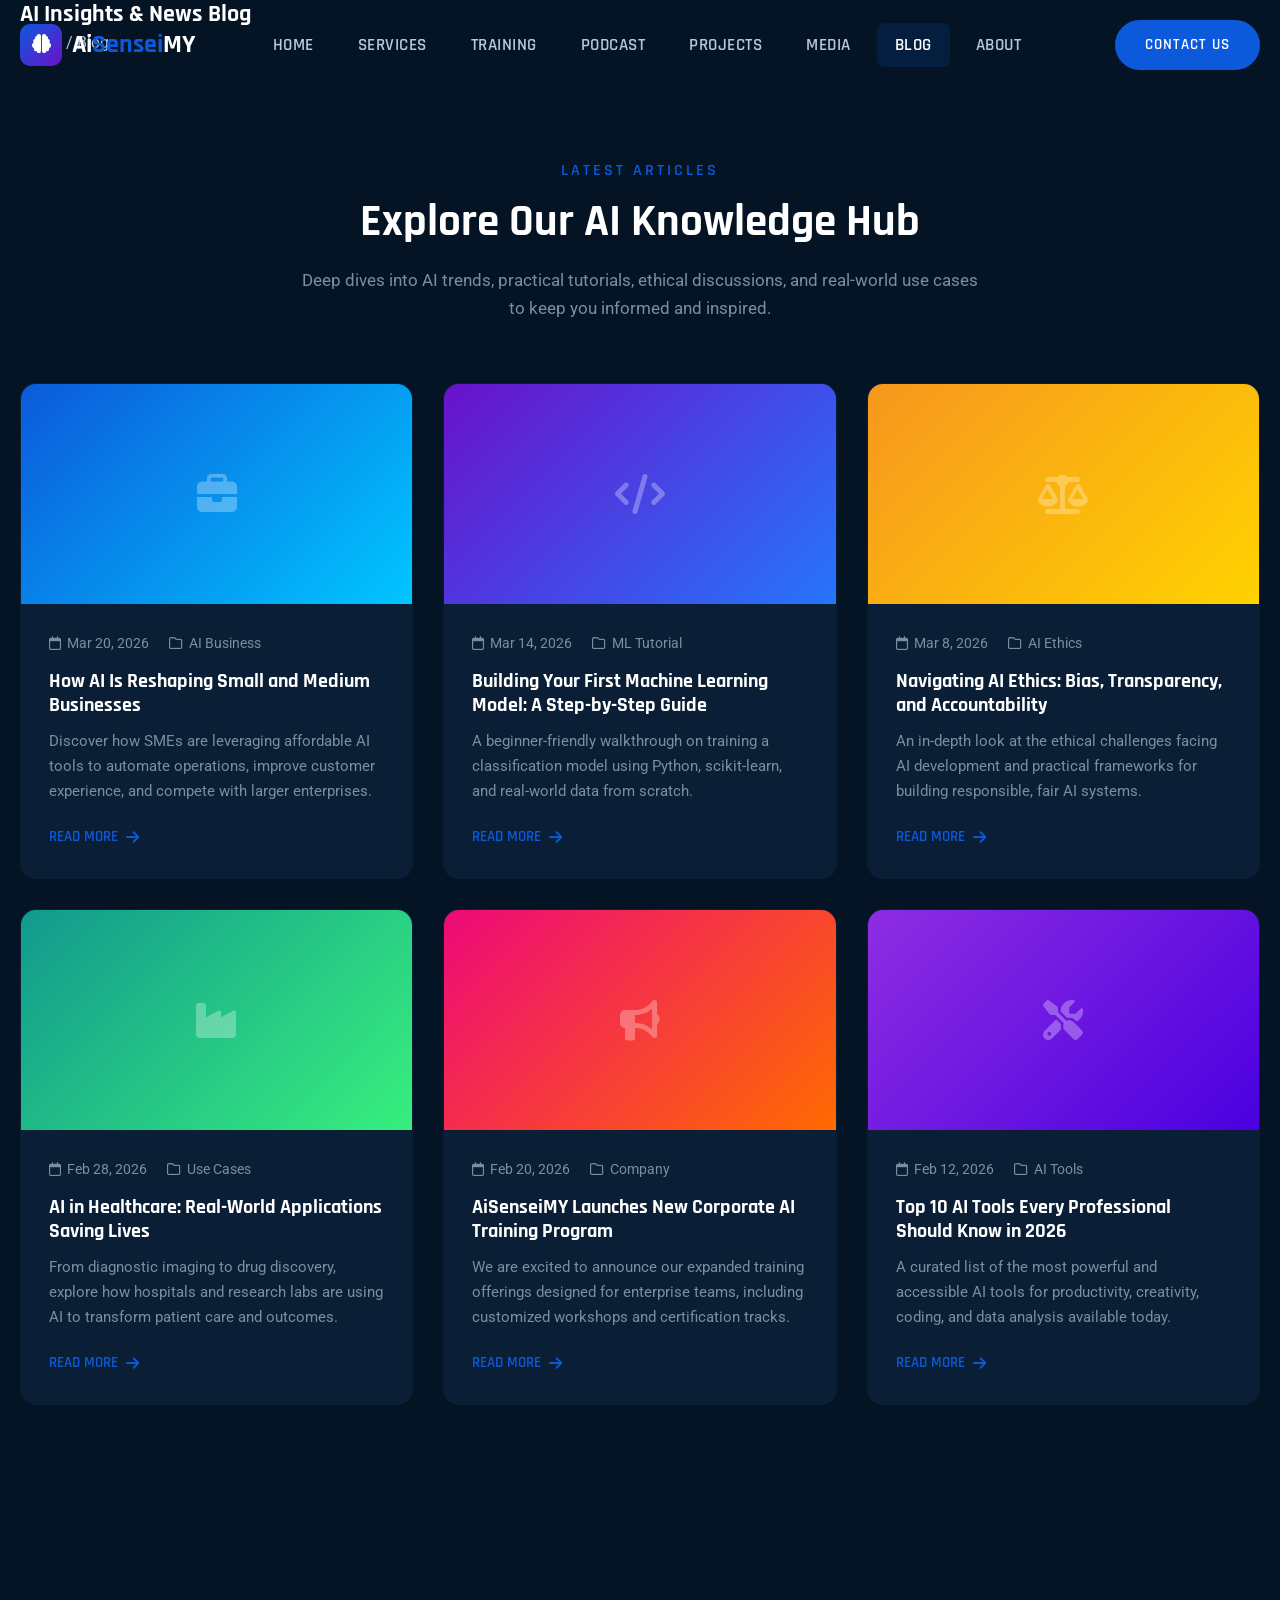
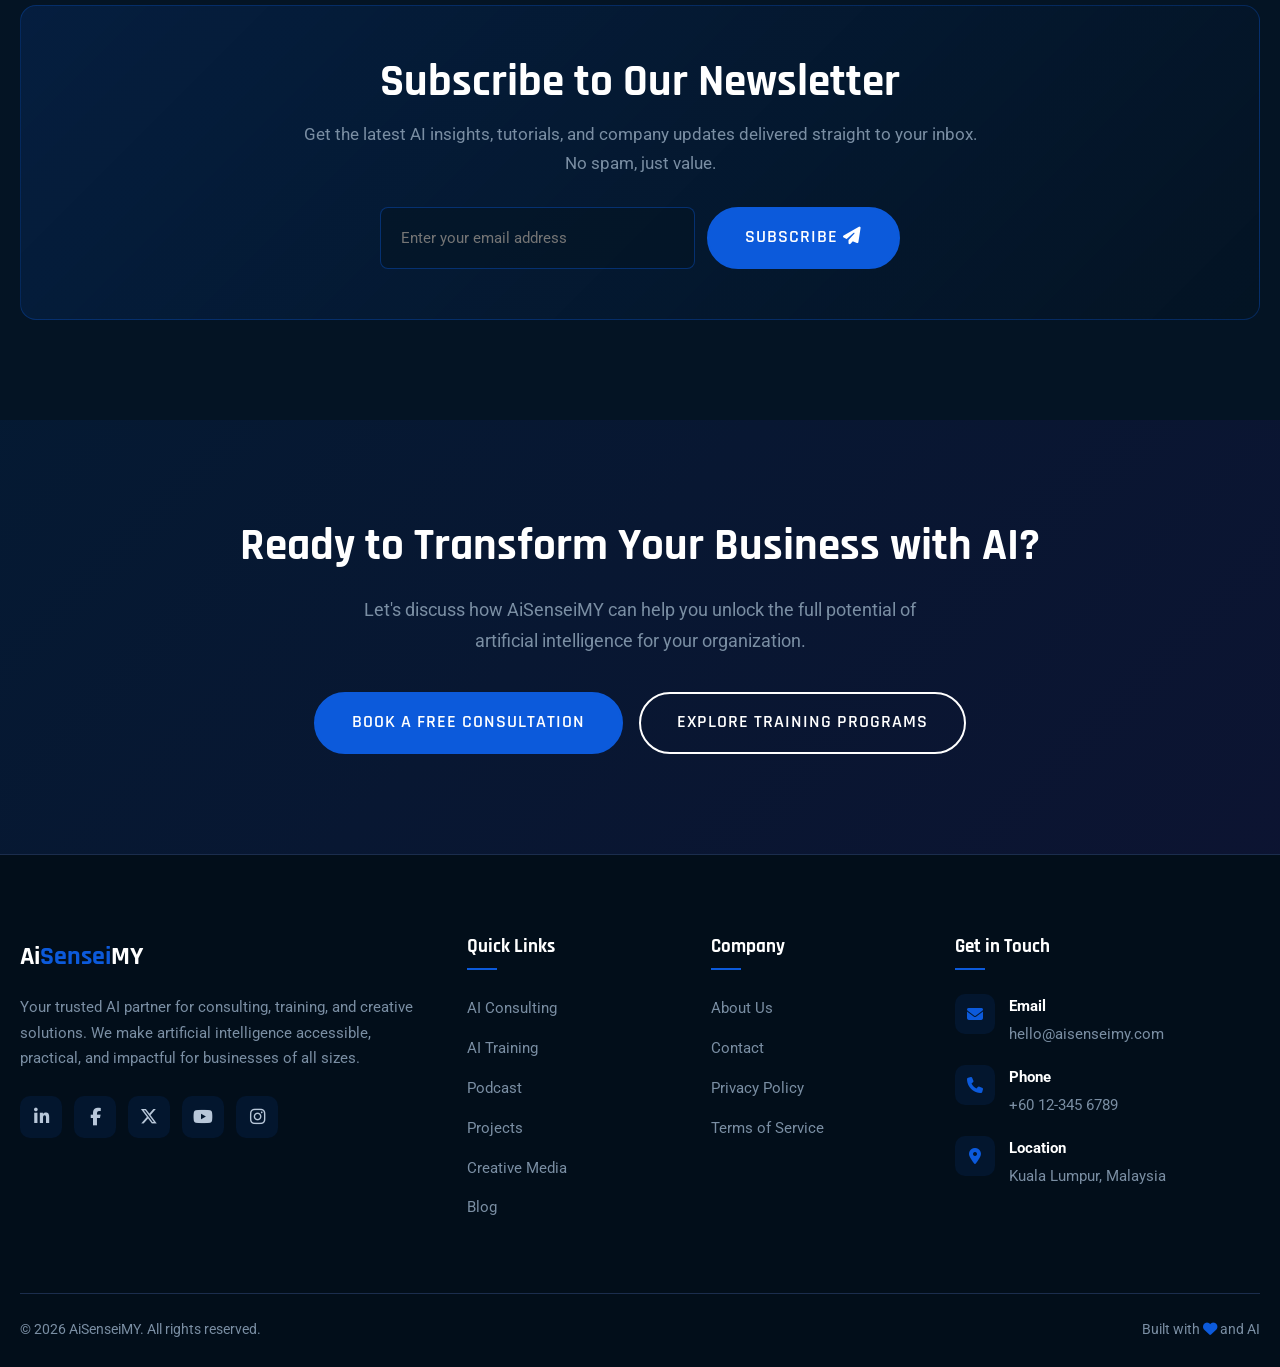
<file: blog.html>
<!DOCTYPE html>
<html lang="en">
<head>
  <meta charset="UTF-8">
  <meta name="viewport" content="width=device-width, initial-scale=1.0">
  <title>AI Insights &amp; News Blog | AiSenseiMY</title>
  <meta name="description" content="Stay up to date with the latest AI trends, tutorials, ethics discussions, and industry insights from the AiSenseiMY blog.">
  <meta name="keywords" content="AI blog, artificial intelligence news, machine learning tutorials, AI ethics, AI business insights, AiSenseiMY blog">
  <meta name="author" content="AiSenseiMY">
  <link rel="canonical" href="https://aisenseimy.github.io/blog.html">

  <!-- Open Graph -->
  <meta property="og:title" content="AI Insights &amp; News Blog | AiSenseiMY">
  <meta property="og:description" content="Stay up to date with the latest AI trends, tutorials, ethics discussions, and industry insights from AiSenseiMY.">
  <meta property="og:type" content="website">
  <meta property="og:url" content="https://aisenseimy.github.io/blog.html">

  <!-- Fonts -->
  <link rel="preconnect" href="https://fonts.googleapis.com">
  <link rel="preconnect" href="https://fonts.gstatic.com" crossorigin>
  <link href="https://fonts.googleapis.com/css2?family=Rajdhani:wght@400;500;600;700&family=Roboto:wght@300;400;500;700&display=swap" rel="stylesheet">

  <!-- Icons -->
  <link rel="stylesheet" href="https://cdnjs.cloudflare.com/ajax/libs/font-awesome/6.5.1/css/all.min.css">

  <!-- Stylesheet -->
  <link rel="stylesheet" href="assets/css/style.css">

  <!-- Schema: Blog -->
  <script type="application/ld+json">
  {
    "@context": "https://schema.org",
    "@type": "Blog",
    "name": "AiSenseiMY Blog",
    "url": "https://aisenseimy.github.io/blog.html",
    "description": "AI insights, tutorials, news, and industry analysis from AiSenseiMY.",
    "publisher": {
      "@type": "Organization",
      "name": "AiSenseiMY",
      "url": "https://aisenseimy.github.io"
    }
  }
  </script>
</head>
<body>

  <!-- ========================================
       Navigation
       ======================================== -->
  <nav class="navbar" id="navbar">
    <div class="container">
      <a href="/" class="nav-logo">
        <div class="logo-icon"><i class="fas fa-brain"></i></div>
        <div class="logo-text">Ai<span>Sensei</span>MY</div>
      </a>

      <ul class="nav-menu" id="navMenu">
        <li><a href="/">Home</a></li>
        <li><a href="services.html">Services</a></li>
        <li><a href="training.html">Training</a></li>
        <li><a href="podcast.html">Podcast</a></li>
        <li><a href="projects.html">Projects</a></li>
        <li><a href="media.html">Media</a></li>
        <li><a href="blog.html" class="active">Blog</a></li>
        <li><a href="about.html">About</a></li>
      </ul>

      <div class="nav-cta">
        <a href="contact.html" class="btn btn-primary">Contact Us</a>
      </div>

      <div class="nav-toggle" id="navToggle" onclick="toggleMenu()">
        <span></span>
        <span></span>
        <span></span>
      </div>
    </div>
  </nav>

  <!-- ========================================
       Page Banner
       ======================================== -->
  <section class="page-banner">
    <div class="container">
      <h1>AI Insights &amp; News Blog</h1>
      <div class="breadcrumb">
        <a href="/">Home</a> <span>/</span> <span>Blog</span>
      </div>
    </div>
  </section>

  <!-- ========================================
       Blog Grid
       ======================================== -->
  <section class="section">
    <div class="container">
      <div class="section-header reveal">
        <div class="section-subtitle">Latest Articles</div>
        <h2 class="section-title">Explore Our AI Knowledge Hub</h2>
        <p class="section-desc">
          Deep dives into AI trends, practical tutorials, ethical discussions, and real-world use cases to keep you informed and inspired.
        </p>
      </div>

      <div class="blog-grid">
        <!-- Blog Card 1 -->
        <div class="blog-card reveal">
          <div class="blog-thumb" style="background: linear-gradient(135deg, #0c5adb 0%, #00c6ff 100%);">
            <i class="fas fa-briefcase" style="color: rgba(255,255,255,0.3);"></i>
            <div class="overlay"></div>
          </div>
          <div class="blog-body">
            <div class="blog-meta">
              <span><i class="far fa-calendar"></i> Mar 20, 2026</span>
              <span><i class="far fa-folder"></i> AI Business</span>
            </div>
            <h3>How AI Is Reshaping Small and Medium Businesses</h3>
            <p>Discover how SMEs are leveraging affordable AI tools to automate operations, improve customer experience, and compete with larger enterprises.</p>
            <a href="#" class="service-link">Read More <i class="fas fa-arrow-right"></i></a>
          </div>
        </div>

        <!-- Blog Card 2 -->
        <div class="blog-card reveal">
          <div class="blog-thumb" style="background: linear-gradient(135deg, #6a11cb 0%, #2575fc 100%);">
            <i class="fas fa-code" style="color: rgba(255,255,255,0.3);"></i>
            <div class="overlay"></div>
          </div>
          <div class="blog-body">
            <div class="blog-meta">
              <span><i class="far fa-calendar"></i> Mar 14, 2026</span>
              <span><i class="far fa-folder"></i> ML Tutorial</span>
            </div>
            <h3>Building Your First Machine Learning Model: A Step-by-Step Guide</h3>
            <p>A beginner-friendly walkthrough on training a classification model using Python, scikit-learn, and real-world data from scratch.</p>
            <a href="#" class="service-link">Read More <i class="fas fa-arrow-right"></i></a>
          </div>
        </div>

        <!-- Blog Card 3 -->
        <div class="blog-card reveal">
          <div class="blog-thumb" style="background: linear-gradient(135deg, #f7971e 0%, #ffd200 100%);">
            <i class="fas fa-balance-scale" style="color: rgba(255,255,255,0.3);"></i>
            <div class="overlay"></div>
          </div>
          <div class="blog-body">
            <div class="blog-meta">
              <span><i class="far fa-calendar"></i> Mar 8, 2026</span>
              <span><i class="far fa-folder"></i> AI Ethics</span>
            </div>
            <h3>Navigating AI Ethics: Bias, Transparency, and Accountability</h3>
            <p>An in-depth look at the ethical challenges facing AI development and practical frameworks for building responsible, fair AI systems.</p>
            <a href="#" class="service-link">Read More <i class="fas fa-arrow-right"></i></a>
          </div>
        </div>

        <!-- Blog Card 4 -->
        <div class="blog-card reveal">
          <div class="blog-thumb" style="background: linear-gradient(135deg, #11998e 0%, #38ef7d 100%);">
            <i class="fas fa-industry" style="color: rgba(255,255,255,0.3);"></i>
            <div class="overlay"></div>
          </div>
          <div class="blog-body">
            <div class="blog-meta">
              <span><i class="far fa-calendar"></i> Feb 28, 2026</span>
              <span><i class="far fa-folder"></i> Use Cases</span>
            </div>
            <h3>AI in Healthcare: Real-World Applications Saving Lives</h3>
            <p>From diagnostic imaging to drug discovery, explore how hospitals and research labs are using AI to transform patient care and outcomes.</p>
            <a href="#" class="service-link">Read More <i class="fas fa-arrow-right"></i></a>
          </div>
        </div>

        <!-- Blog Card 5 -->
        <div class="blog-card reveal">
          <div class="blog-thumb" style="background: linear-gradient(135deg, #ee0979 0%, #ff6a00 100%);">
            <i class="fas fa-bullhorn" style="color: rgba(255,255,255,0.3);"></i>
            <div class="overlay"></div>
          </div>
          <div class="blog-body">
            <div class="blog-meta">
              <span><i class="far fa-calendar"></i> Feb 20, 2026</span>
              <span><i class="far fa-folder"></i> Company</span>
            </div>
            <h3>AiSenseiMY Launches New Corporate AI Training Program</h3>
            <p>We are excited to announce our expanded training offerings designed for enterprise teams, including customized workshops and certification tracks.</p>
            <a href="#" class="service-link">Read More <i class="fas fa-arrow-right"></i></a>
          </div>
        </div>

        <!-- Blog Card 6 -->
        <div class="blog-card reveal">
          <div class="blog-thumb" style="background: linear-gradient(135deg, #8e2de2 0%, #4a00e0 100%);">
            <i class="fas fa-tools" style="color: rgba(255,255,255,0.3);"></i>
            <div class="overlay"></div>
          </div>
          <div class="blog-body">
            <div class="blog-meta">
              <span><i class="far fa-calendar"></i> Feb 12, 2026</span>
              <span><i class="far fa-folder"></i> AI Tools</span>
            </div>
            <h3>Top 10 AI Tools Every Professional Should Know in 2026</h3>
            <p>A curated list of the most powerful and accessible AI tools for productivity, creativity, coding, and data analysis available today.</p>
            <a href="#" class="service-link">Read More <i class="fas fa-arrow-right"></i></a>
          </div>
        </div>
      </div>
    </div>
  </section>

  <!-- ========================================
       Newsletter Section
       ======================================== -->
  <section class="section">
    <div class="container">
      <div class="newsletter-box reveal" style="background: linear-gradient(135deg, rgba(12,90,219,0.15) 0%, rgba(4,20,36,0.8) 100%); border: 1px solid rgba(12,90,219,0.3); border-radius: 16px; padding: 50px; text-align: center;">
        <h2 class="section-title" style="margin-bottom: 10px;">Subscribe to Our Newsletter</h2>
        <p class="section-desc" style="margin-bottom: 30px;">Get the latest AI insights, tutorials, and company updates delivered straight to your inbox. No spam, just value.</p>
        <div style="display: flex; gap: 12px; max-width: 520px; margin: 0 auto; flex-wrap: wrap; justify-content: center;">
          <input type="email" placeholder="Enter your email address" style="flex: 1; min-width: 250px; padding: 14px 20px; border-radius: 8px; border: 1px solid rgba(12,90,219,0.4); background: rgba(4,20,36,0.6); color: #fff; font-family: 'Roboto', sans-serif; font-size: 15px; outline: none;">
          <a href="#" class="btn btn-primary" style="white-space: nowrap;">Subscribe <i class="fas fa-paper-plane"></i></a>
        </div>
      </div>
    </div>
  </section>

  <!-- ========================================
       CTA Section
       ======================================== -->
  <section class="cta-section">
    <div class="container">
      <div class="cta-content reveal">
        <h2 class="cta-title">Ready to Transform Your Business with AI?</h2>
        <p class="cta-desc">
          Let's discuss how AiSenseiMY can help you unlock the full potential of
          artificial intelligence for your organization.
        </p>
        <div class="cta-buttons">
          <a href="contact.html" class="btn btn-primary">Book a Free Consultation</a>
          <a href="training.html" class="btn btn-outline">Explore Training Programs</a>
        </div>
      </div>
    </div>
  </section>

  <!-- ========================================
       Footer
       ======================================== -->
  <footer class="footer" id="footer">
    <div class="container">
      <div class="footer-grid">
        <div class="footer-about">
          <div class="logo-text">Ai<span>Sensei</span>MY</div>
          <p>
            Your trusted AI partner for consulting, training, and creative solutions.
            We make artificial intelligence accessible, practical, and impactful for
            businesses of all sizes.
          </p>
          <div class="footer-social">
            <a href="#" aria-label="LinkedIn"><i class="fab fa-linkedin-in"></i></a>
            <a href="#" aria-label="Facebook"><i class="fab fa-facebook-f"></i></a>
            <a href="#" aria-label="Twitter"><i class="fab fa-x-twitter"></i></a>
            <a href="#" aria-label="YouTube"><i class="fab fa-youtube"></i></a>
            <a href="#" aria-label="Instagram"><i class="fab fa-instagram"></i></a>
          </div>
        </div>

        <div>
          <h4>Quick Links</h4>
          <ul class="footer-links">
            <li><a href="services.html">AI Consulting</a></li>
            <li><a href="training.html">AI Training</a></li>
            <li><a href="podcast.html">Podcast</a></li>
            <li><a href="projects.html">Projects</a></li>
            <li><a href="media.html">Creative Media</a></li>
            <li><a href="blog.html">Blog</a></li>
          </ul>
        </div>

        <div>
          <h4>Company</h4>
          <ul class="footer-links">
            <li><a href="about.html">About Us</a></li>
            <li><a href="contact.html">Contact</a></li>
            <li><a href="#">Privacy Policy</a></li>
            <li><a href="#">Terms of Service</a></li>
          </ul>
        </div>

        <div>
          <h4>Get in Touch</h4>
          <div class="footer-contact-item">
            <div class="icon"><i class="fas fa-envelope"></i></div>
            <div class="text">
              <strong>Email</strong>
              hello@aisenseimy.com
            </div>
          </div>
          <div class="footer-contact-item">
            <div class="icon"><i class="fas fa-phone"></i></div>
            <div class="text">
              <strong>Phone</strong>
              +60 12-345 6789
            </div>
          </div>
          <div class="footer-contact-item">
            <div class="icon"><i class="fas fa-map-marker-alt"></i></div>
            <div class="text">
              <strong>Location</strong>
              Kuala Lumpur, Malaysia
            </div>
          </div>
        </div>
      </div>

      <div class="footer-bottom">
        <p>&copy; 2026 AiSenseiMY. All rights reserved.</p>
        <p>Built with <i class="fas fa-heart" style="color: var(--primary);"></i> and AI</p>
      </div>
    </div>
  </footer>

  <!-- Scroll to Top -->
  <button class="scroll-top" id="scrollTop" onclick="scrollToTop()" aria-label="Scroll to top">
    <i class="fas fa-arrow-up"></i>
  </button>

  <!-- ========================================
       JavaScript
       ======================================== -->
  <script>
    // Navbar scroll effect
    const navbar = document.getElementById('navbar');
    window.addEventListener('scroll', () => {
      if (window.scrollY > 50) {
        navbar.classList.add('scrolled');
      } else {
        navbar.classList.remove('scrolled');
      }
    });

    // Mobile menu toggle
    function toggleMenu() {
      const menu = document.getElementById('navMenu');
      menu.classList.toggle('open');
    }

    // Close menu on link click (mobile)
    document.querySelectorAll('#navMenu a').forEach(link => {
      link.addEventListener('click', () => {
        document.getElementById('navMenu').classList.remove('open');
      });
    });

    // Scroll to top button
    const scrollTopBtn = document.getElementById('scrollTop');
    window.addEventListener('scroll', () => {
      if (window.scrollY > 500) {
        scrollTopBtn.classList.add('visible');
      } else {
        scrollTopBtn.classList.remove('visible');
      }
    });

    function scrollToTop() {
      window.scrollTo({ top: 0, behavior: 'smooth' });
    }

    // Scroll reveal animation
    const revealElements = document.querySelectorAll('.reveal');
    const revealObserver = new IntersectionObserver((entries) => {
      entries.forEach(entry => {
        if (entry.isIntersecting) {
          entry.target.classList.add('active');
        }
      });
    }, { threshold: 0.1 });

    revealElements.forEach(el => revealObserver.observe(el));
  </script>

</body>
</html>
</file>
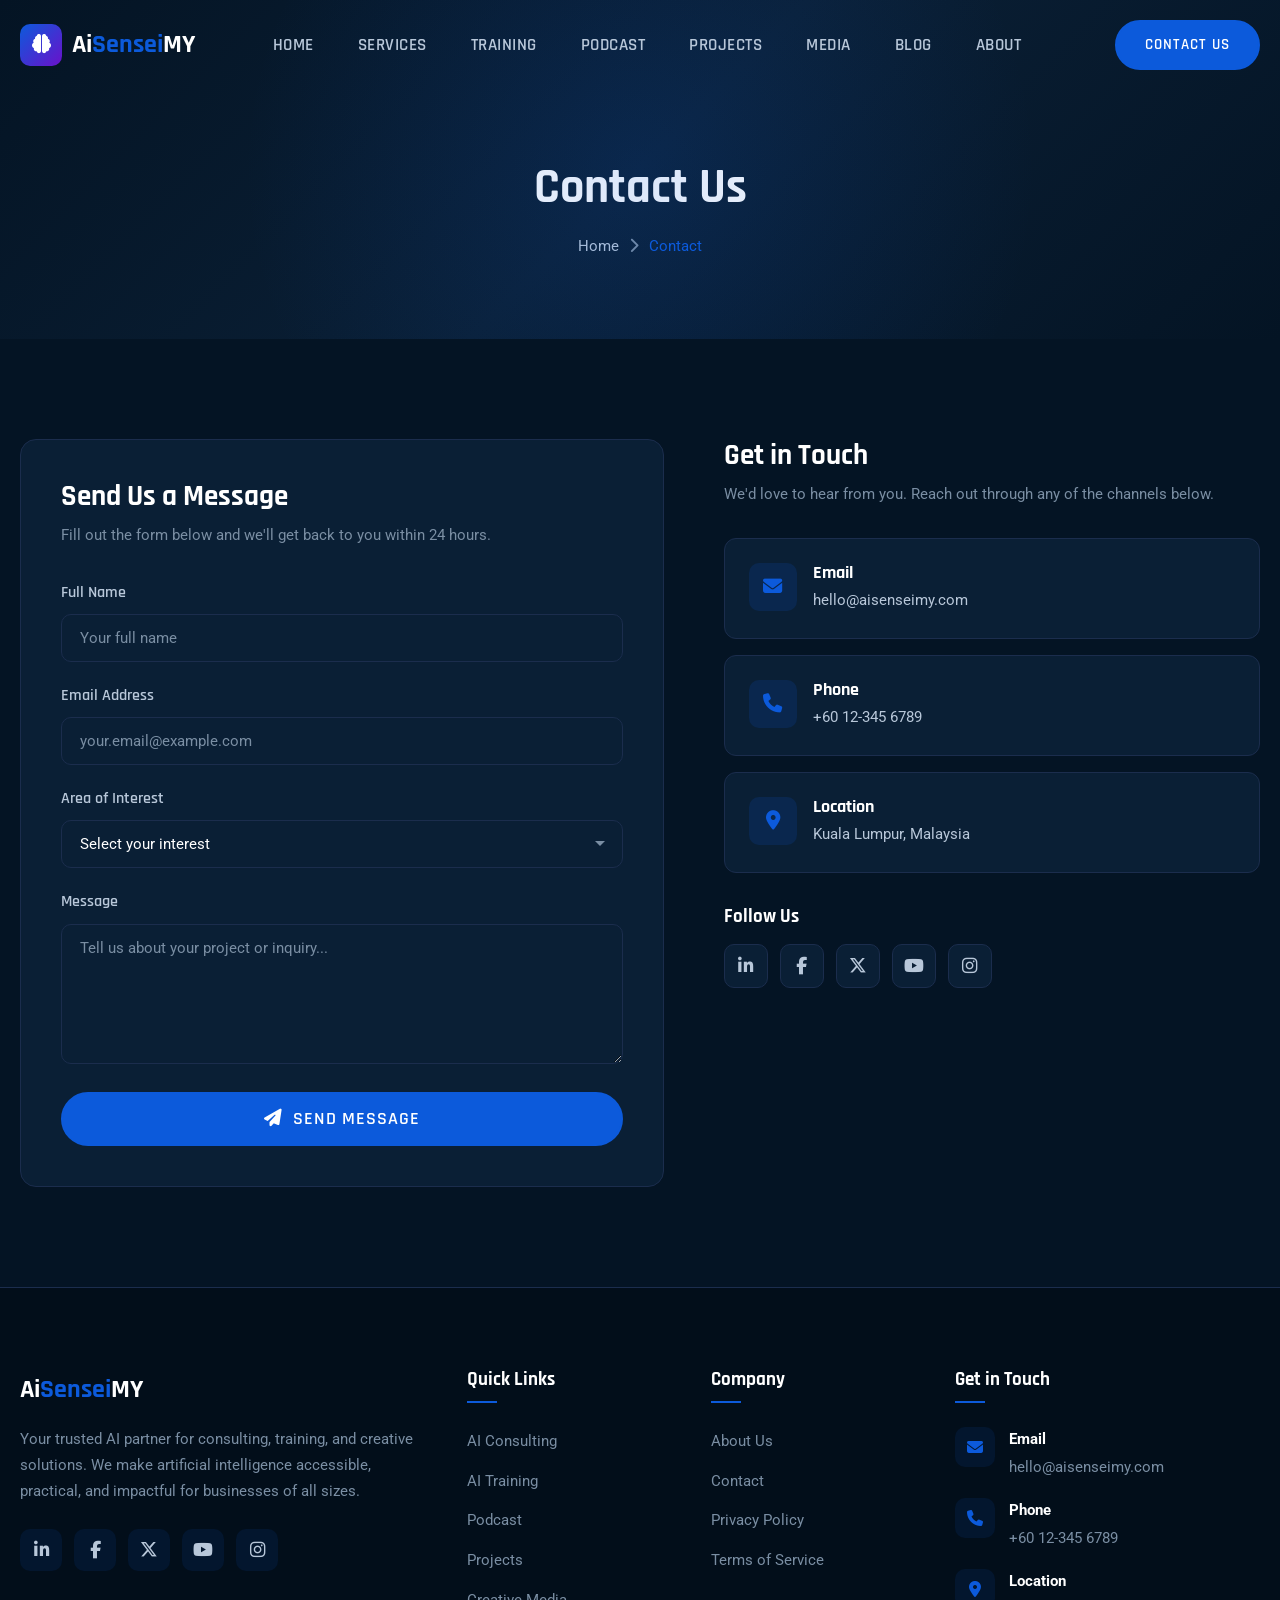
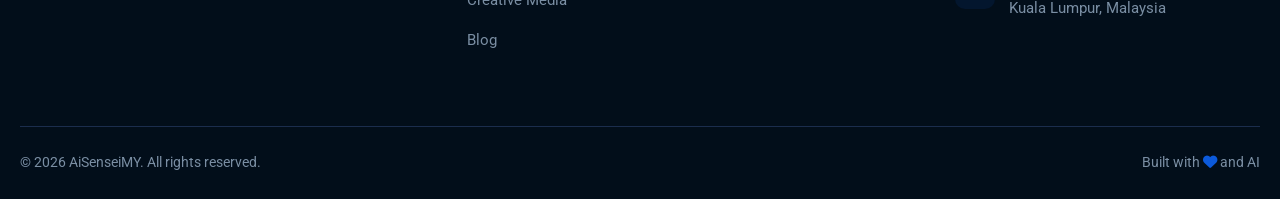
<file: contact.html>
<!DOCTYPE html>
<html lang="en">
<head>
  <meta charset="UTF-8">
  <meta name="viewport" content="width=device-width, initial-scale=1.0">
  <title>Contact Us | AiSenseiMY - Get in Touch for AI Solutions</title>
  <meta name="description" content="Contact AiSenseiMY for AI consulting, training, and creative media solutions. Reach out to discuss how we can help your business harness artificial intelligence.">
  <meta name="keywords" content="contact AiSenseiMY, AI consulting contact, AI training Malaysia, AI solutions inquiry">
  <meta name="author" content="AiSenseiMY">
  <link rel="canonical" href="https://aisenseimy.github.io/contact.html">

  <!-- Open Graph -->
  <meta property="og:title" content="Contact Us | AiSenseiMY">
  <meta property="og:description" content="Get in touch with AiSenseiMY for AI consulting, training, and creative media solutions.">
  <meta property="og:type" content="website">
  <meta property="og:url" content="https://aisenseimy.github.io/contact.html">

  <!-- Fonts -->
  <link rel="preconnect" href="https://fonts.googleapis.com">
  <link rel="preconnect" href="https://fonts.gstatic.com" crossorigin>
  <link href="https://fonts.googleapis.com/css2?family=Rajdhani:wght@400;500;600;700&family=Roboto:wght@300;400;500;700&display=swap" rel="stylesheet">

  <!-- Icons -->
  <link rel="stylesheet" href="https://cdnjs.cloudflare.com/ajax/libs/font-awesome/6.5.1/css/all.min.css">

  <!-- Stylesheet -->
  <link rel="stylesheet" href="assets/css/style.css">

  <!-- Page-specific styles -->
  <style>
    /* Page Banner */
    .page-banner {
      padding: 160px 0 80px;
      background: linear-gradient(135deg, #041424 0%, #0a1f35 50%, #041424 100%);
      text-align: center;
      position: relative;
      overflow: hidden;
    }

    .page-banner::before {
      content: '';
      position: absolute;
      top: 0;
      left: 0;
      right: 0;
      bottom: 0;
      background: radial-gradient(circle at 50% 50%, rgba(12, 90, 219, 0.15) 0%, transparent 60%);
      pointer-events: none;
    }

    .page-banner h1 {
      font-family: 'Rajdhani', sans-serif;
      font-size: 3rem;
      font-weight: 700;
      color: #ffffff;
      margin-bottom: 16px;
    }

    .breadcrumb {
      display: flex;
      align-items: center;
      justify-content: center;
      gap: 10px;
      font-family: 'Roboto', sans-serif;
      font-size: 0.95rem;
      color: #7a8ea3;
    }

    .breadcrumb a {
      color: #b8c7d9;
      transition: color 0.3s ease;
    }

    .breadcrumb a:hover {
      color: #0c5adb;
    }

    .breadcrumb .separator {
      color: #7a8ea3;
    }

    .breadcrumb .current {
      color: #0c5adb;
    }

    /* Contact Section */
    .contact-section {
      padding: 100px 0;
    }

    .contact-grid {
      display: grid;
      grid-template-columns: 1.2fr 1fr;
      gap: 60px;
      align-items: start;
    }

    /* Contact Form */
    .contact-form-wrapper {
      background: #0a1f35;
      border-radius: 16px;
      padding: 40px;
      border: 1px solid #1b2d4d;
    }

    .contact-form-wrapper h2 {
      font-family: 'Rajdhani', sans-serif;
      font-size: 1.8rem;
      color: #ffffff;
      margin-bottom: 8px;
    }

    .contact-form-wrapper > p {
      color: #7a8ea3;
      margin-bottom: 30px;
      font-size: 0.95rem;
    }

    .form-group {
      margin-bottom: 20px;
    }

    .form-group label {
      display: block;
      font-family: 'Rajdhani', sans-serif;
      font-weight: 600;
      font-size: 1rem;
      color: #b8c7d9;
      margin-bottom: 8px;
    }

    .form-control {
      width: 100%;
      padding: 14px 18px;
      background: #0a1f35;
      border: 1px solid #1b2d4d;
      border-radius: 10px;
      color: #ffffff;
      font-family: 'Roboto', sans-serif;
      font-size: 0.95rem;
      transition: border-color 0.3s ease, box-shadow 0.3s ease;
      outline: none;
    }

    .form-control::placeholder {
      color: #7a8ea3;
    }

    .form-control:focus {
      border-color: #0c5adb;
      box-shadow: 0 0 0 3px rgba(12, 90, 219, 0.15);
    }

    select.form-control {
      appearance: none;
      background-image: url("data:image/svg+xml,%3Csvg xmlns='http://www.w3.org/2000/svg' width='12' height='12' viewBox='0 0 12 12'%3E%3Cpath fill='%237a8ea3' d='M6 8L1 3h10z'/%3E%3C/svg%3E");
      background-repeat: no-repeat;
      background-position: right 16px center;
      padding-right: 40px;
      cursor: pointer;
    }

    select.form-control option {
      background: #0a1f35;
      color: #ffffff;
    }

    textarea.form-control {
      min-height: 140px;
      resize: vertical;
    }

    .form-submit-btn {
      display: inline-block;
      padding: 14px 36px;
      border-radius: 9999px;
      font-family: 'Rajdhani', sans-serif;
      font-size: 1.1rem;
      font-weight: 600;
      text-transform: uppercase;
      letter-spacing: 1px;
      transition: all 0.3s ease;
      cursor: pointer;
      border: 2px solid #0c5adb;
      background: #0c5adb;
      color: #ffffff;
      width: 100%;
    }

    .form-submit-btn:hover {
      background: transparent;
      color: #0c5adb;
      border-color: #0c5adb;
      box-shadow: 0 10px 40px rgba(12, 90, 219, 0.2);
    }

    /* Contact Info Side */
    .contact-info-side h2 {
      font-family: 'Rajdhani', sans-serif;
      font-size: 1.8rem;
      color: #ffffff;
      margin-bottom: 8px;
    }

    .contact-info-side > p {
      color: #7a8ea3;
      margin-bottom: 30px;
      font-size: 0.95rem;
    }

    .contact-info-card {
      display: flex;
      align-items: flex-start;
      gap: 16px;
      background: #0a1f35;
      border: 1px solid #1b2d4d;
      border-radius: 12px;
      padding: 24px;
      margin-bottom: 16px;
      transition: border-color 0.3s ease, transform 0.3s ease;
    }

    .contact-info-card:hover {
      border-color: #0c5adb;
      transform: translateY(-2px);
    }

    .contact-info-card .card-icon {
      width: 48px;
      height: 48px;
      border-radius: 10px;
      background: rgba(12, 90, 219, 0.15);
      display: flex;
      align-items: center;
      justify-content: center;
      flex-shrink: 0;
      color: #0c5adb;
      font-size: 1.2rem;
    }

    .contact-info-card .card-content h4 {
      font-family: 'Rajdhani', sans-serif;
      font-size: 1.1rem;
      color: #ffffff;
      margin-bottom: 4px;
    }

    .contact-info-card .card-content p {
      color: #b8c7d9;
      font-size: 0.95rem;
      margin: 0;
    }

    /* Social Links */
    .contact-social {
      margin-top: 32px;
    }

    .contact-social h4 {
      font-family: 'Rajdhani', sans-serif;
      font-size: 1.2rem;
      color: #ffffff;
      margin-bottom: 16px;
    }

    .contact-social-links {
      display: flex;
      gap: 12px;
    }

    .contact-social-links a {
      width: 44px;
      height: 44px;
      border-radius: 10px;
      background: #0a1f35;
      border: 1px solid #1b2d4d;
      display: flex;
      align-items: center;
      justify-content: center;
      color: #b8c7d9;
      font-size: 1.1rem;
      transition: all 0.3s ease;
    }

    .contact-social-links a:hover {
      background: #0c5adb;
      border-color: #0c5adb;
      color: #ffffff;
      transform: translateY(-2px);
    }

    /* Responsive */
    @media (max-width: 768px) {
      .page-banner {
        padding: 130px 0 60px;
      }

      .page-banner h1 {
        font-size: 2.2rem;
      }

      .contact-grid {
        grid-template-columns: 1fr;
        gap: 40px;
      }

      .contact-form-wrapper {
        padding: 28px;
      }
    }
  </style>

  <!-- Schema: ContactPage -->
  <script type="application/ld+json">
  {
    "@context": "https://schema.org",
    "@type": "ContactPage",
    "name": "Contact AiSenseiMY",
    "url": "https://aisenseimy.github.io/contact.html",
    "description": "Get in touch with AiSenseiMY for AI consulting, training, and creative media solutions.",
    "mainEntity": {
      "@type": "Organization",
      "name": "AiSenseiMY",
      "email": "hello@aisenseimy.com",
      "telephone": "+60 12-345 6789",
      "address": {
        "@type": "PostalAddress",
        "addressLocality": "Kuala Lumpur",
        "addressCountry": "MY"
      }
    }
  }
  </script>
</head>
<body>

  <!-- ========================================
       Navigation
       ======================================== -->
  <nav class="navbar" id="navbar">
    <div class="container">
      <a href="/" class="nav-logo">
        <div class="logo-icon"><i class="fas fa-brain"></i></div>
        <div class="logo-text">Ai<span>Sensei</span>MY</div>
      </a>

      <ul class="nav-menu" id="navMenu">
        <li><a href="/">Home</a></li>
        <li><a href="services.html">Services</a></li>
        <li><a href="training.html">Training</a></li>
        <li><a href="podcast.html">Podcast</a></li>
        <li><a href="projects.html">Projects</a></li>
        <li><a href="media.html">Media</a></li>
        <li><a href="blog.html">Blog</a></li>
        <li><a href="about.html">About</a></li>
      </ul>

      <div class="nav-cta">
        <a href="contact.html" class="btn btn-primary active">Contact Us</a>
      </div>

      <div class="nav-toggle" id="navToggle" onclick="toggleMenu()">
        <span></span>
        <span></span>
        <span></span>
      </div>
    </div>
  </nav>

  <!-- ========================================
       Page Banner
       ======================================== -->
  <section class="page-banner">
    <div class="container">
      <h1>Contact Us</h1>
      <div class="breadcrumb">
        <a href="/">Home</a>
        <span class="separator"><i class="fas fa-chevron-right"></i></span>
        <span class="current">Contact</span>
      </div>
    </div>
  </section>

  <!-- ========================================
       Contact Section
       ======================================== -->
  <section class="contact-section">
    <div class="container">
      <div class="contact-grid">

        <!-- Left: Contact Form -->
        <div class="contact-form-wrapper reveal">
          <h2>Send Us a Message</h2>
          <p>Fill out the form below and we'll get back to you within 24 hours.</p>

          <form action="https://formspree.io/f/placeholder" method="POST">
            <div class="form-group">
              <label for="name">Full Name</label>
              <input type="text" id="name" name="name" class="form-control" placeholder="Your full name" required>
            </div>

            <div class="form-group">
              <label for="email">Email Address</label>
              <input type="email" id="email" name="email" class="form-control" placeholder="your.email@example.com" required>
            </div>

            <div class="form-group">
              <label for="interest">Area of Interest</label>
              <select id="interest" name="interest" class="form-control" required>
                <option value="" disabled selected>Select your interest</option>
                <option value="Consulting">Consulting</option>
                <option value="Training">Training</option>
                <option value="Other">Other</option>
              </select>
            </div>

            <div class="form-group">
              <label for="message">Message</label>
              <textarea id="message" name="message" class="form-control" placeholder="Tell us about your project or inquiry..." required></textarea>
            </div>

            <button type="submit" class="form-submit-btn">
              <i class="fas fa-paper-plane"></i>&nbsp; Send Message
            </button>
          </form>
        </div>

        <!-- Right: Contact Info -->
        <div class="contact-info-side reveal">
          <h2>Get in Touch</h2>
          <p>We'd love to hear from you. Reach out through any of the channels below.</p>

          <div class="contact-info-card">
            <div class="card-icon">
              <i class="fas fa-envelope"></i>
            </div>
            <div class="card-content">
              <h4>Email</h4>
              <p>hello@aisenseimy.com</p>
            </div>
          </div>

          <div class="contact-info-card">
            <div class="card-icon">
              <i class="fas fa-phone"></i>
            </div>
            <div class="card-content">
              <h4>Phone</h4>
              <p>+60 12-345 6789</p>
            </div>
          </div>

          <div class="contact-info-card">
            <div class="card-icon">
              <i class="fas fa-map-marker-alt"></i>
            </div>
            <div class="card-content">
              <h4>Location</h4>
              <p>Kuala Lumpur, Malaysia</p>
            </div>
          </div>

          <div class="contact-social">
            <h4>Follow Us</h4>
            <div class="contact-social-links">
              <a href="#" aria-label="LinkedIn"><i class="fab fa-linkedin-in"></i></a>
              <a href="#" aria-label="Facebook"><i class="fab fa-facebook-f"></i></a>
              <a href="#" aria-label="Twitter"><i class="fab fa-x-twitter"></i></a>
              <a href="#" aria-label="YouTube"><i class="fab fa-youtube"></i></a>
              <a href="#" aria-label="Instagram"><i class="fab fa-instagram"></i></a>
            </div>
          </div>
        </div>

      </div>
    </div>
  </section>

  <!-- ========================================
       Footer
       ======================================== -->
  <footer class="footer" id="footer">
    <div class="container">
      <div class="footer-grid">
        <div class="footer-about">
          <div class="logo-text">Ai<span>Sensei</span>MY</div>
          <p>
            Your trusted AI partner for consulting, training, and creative solutions.
            We make artificial intelligence accessible, practical, and impactful for
            businesses of all sizes.
          </p>
          <div class="footer-social">
            <a href="#" aria-label="LinkedIn"><i class="fab fa-linkedin-in"></i></a>
            <a href="#" aria-label="Facebook"><i class="fab fa-facebook-f"></i></a>
            <a href="#" aria-label="Twitter"><i class="fab fa-x-twitter"></i></a>
            <a href="#" aria-label="YouTube"><i class="fab fa-youtube"></i></a>
            <a href="#" aria-label="Instagram"><i class="fab fa-instagram"></i></a>
          </div>
        </div>

        <div>
          <h4>Quick Links</h4>
          <ul class="footer-links">
            <li><a href="services.html">AI Consulting</a></li>
            <li><a href="training.html">AI Training</a></li>
            <li><a href="podcast.html">Podcast</a></li>
            <li><a href="projects.html">Projects</a></li>
            <li><a href="media.html">Creative Media</a></li>
            <li><a href="blog.html">Blog</a></li>
          </ul>
        </div>

        <div>
          <h4>Company</h4>
          <ul class="footer-links">
            <li><a href="about.html">About Us</a></li>
            <li><a href="contact.html">Contact</a></li>
            <li><a href="#">Privacy Policy</a></li>
            <li><a href="#">Terms of Service</a></li>
          </ul>
        </div>

        <div>
          <h4>Get in Touch</h4>
          <div class="footer-contact-item">
            <div class="icon"><i class="fas fa-envelope"></i></div>
            <div class="text">
              <strong>Email</strong>
              hello@aisenseimy.com
            </div>
          </div>
          <div class="footer-contact-item">
            <div class="icon"><i class="fas fa-phone"></i></div>
            <div class="text">
              <strong>Phone</strong>
              +60 12-345 6789
            </div>
          </div>
          <div class="footer-contact-item">
            <div class="icon"><i class="fas fa-map-marker-alt"></i></div>
            <div class="text">
              <strong>Location</strong>
              Kuala Lumpur, Malaysia
            </div>
          </div>
        </div>
      </div>

      <div class="footer-bottom">
        <p>&copy; 2026 AiSenseiMY. All rights reserved.</p>
        <p>Built with <i class="fas fa-heart" style="color: var(--primary);"></i> and AI</p>
      </div>
    </div>
  </footer>

  <!-- Scroll to Top -->
  <button class="scroll-top" id="scrollTop" onclick="scrollToTop()" aria-label="Scroll to top">
    <i class="fas fa-arrow-up"></i>
  </button>

  <!-- ========================================
       JavaScript
       ======================================== -->
  <script>
    // Navbar scroll effect
    const navbar = document.getElementById('navbar');
    window.addEventListener('scroll', () => {
      if (window.scrollY > 50) {
        navbar.classList.add('scrolled');
      } else {
        navbar.classList.remove('scrolled');
      }
    });

    // Mobile menu toggle
    function toggleMenu() {
      const menu = document.getElementById('navMenu');
      menu.classList.toggle('open');
    }

    // Close menu on link click (mobile)
    document.querySelectorAll('#navMenu a').forEach(link => {
      link.addEventListener('click', () => {
        document.getElementById('navMenu').classList.remove('open');
      });
    });

    // Scroll to top button
    const scrollTopBtn = document.getElementById('scrollTop');
    window.addEventListener('scroll', () => {
      if (window.scrollY > 500) {
        scrollTopBtn.classList.add('visible');
      } else {
        scrollTopBtn.classList.remove('visible');
      }
    });

    function scrollToTop() {
      window.scrollTo({ top: 0, behavior: 'smooth' });
    }

    // Scroll reveal animation
    const revealElements = document.querySelectorAll('.reveal');
    const revealObserver = new IntersectionObserver((entries) => {
      entries.forEach(entry => {
        if (entry.isIntersecting) {
          entry.target.classList.add('active');
        }
      });
    }, { threshold: 0.1 });

    revealElements.forEach(el => revealObserver.observe(el));
  </script>

</body>
</html>
</file>
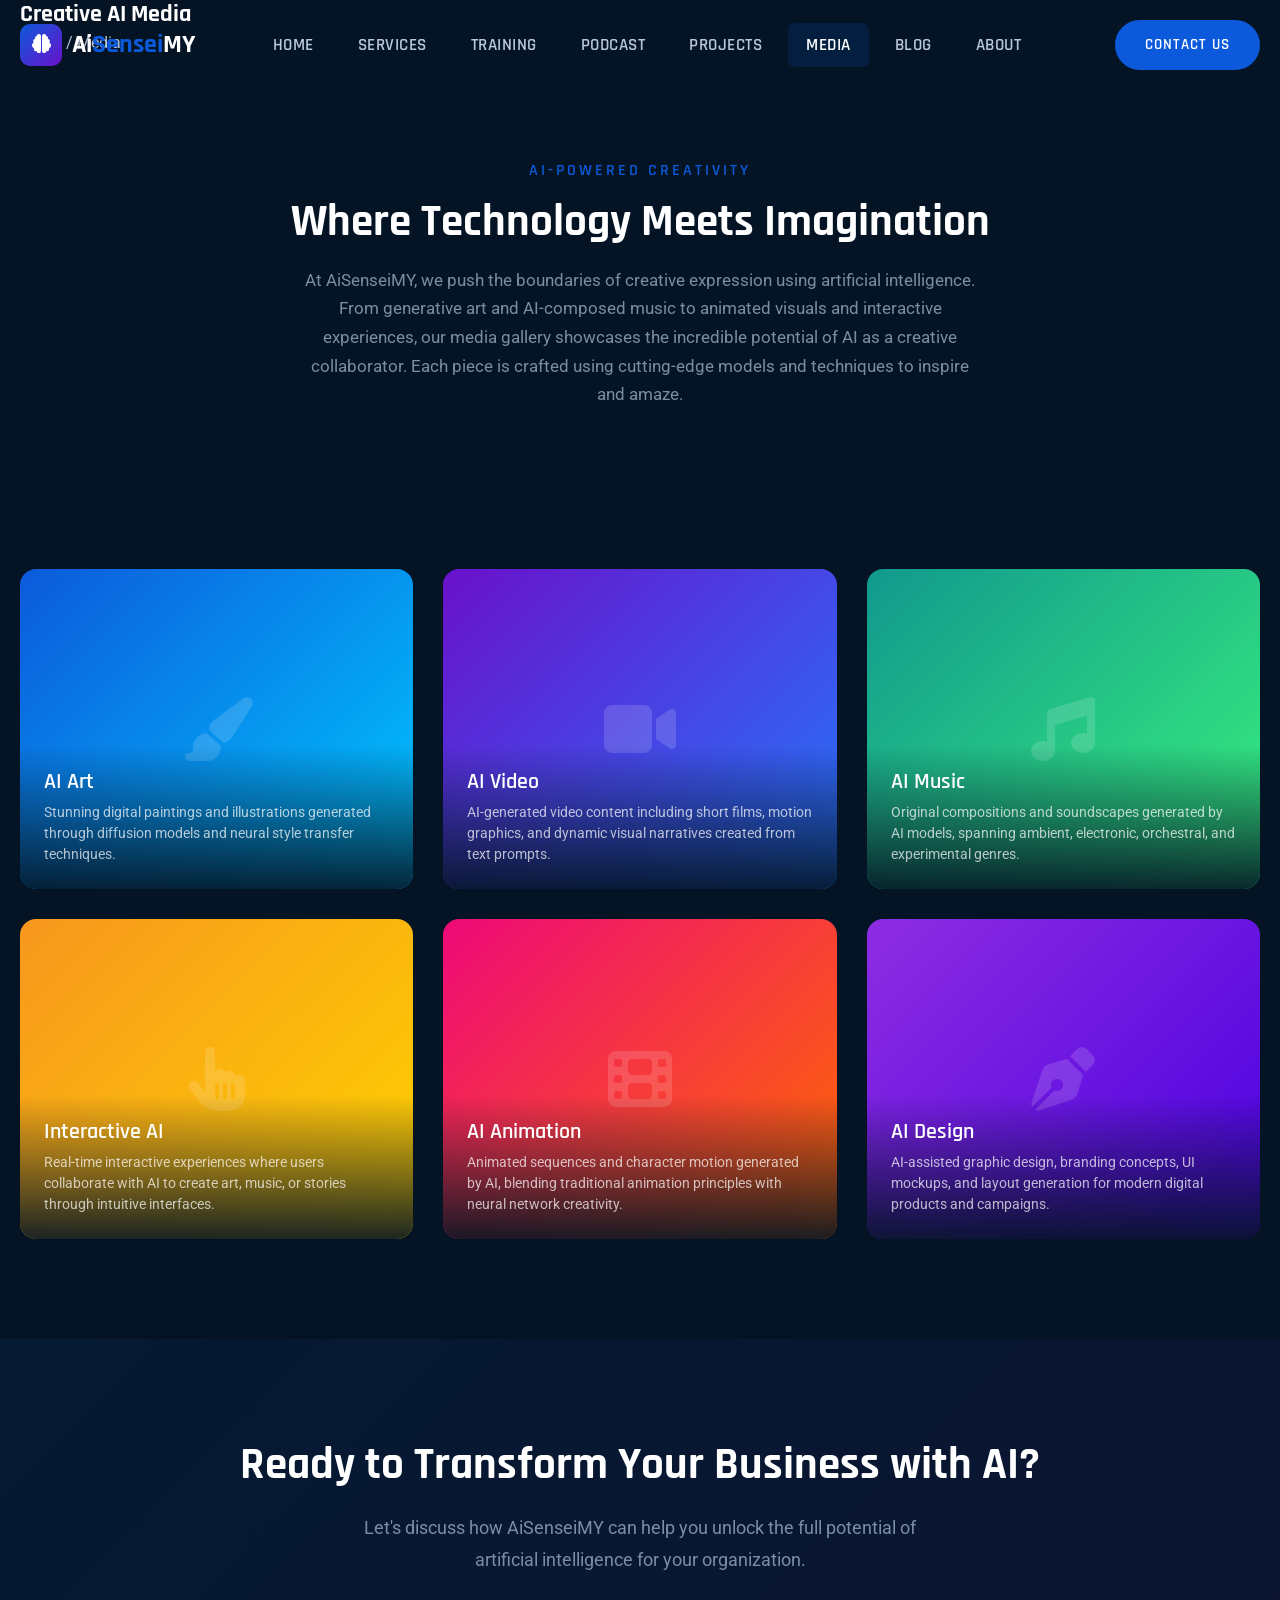
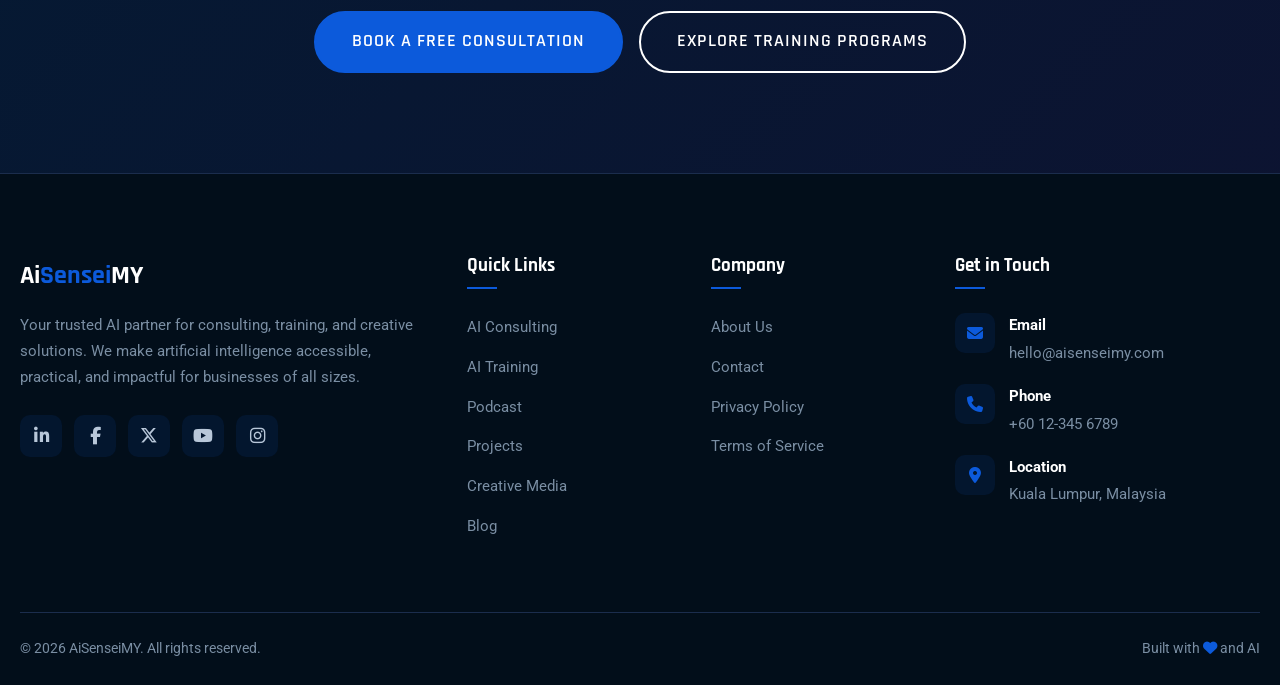
<file: media.html>
<!DOCTYPE html>
<html lang="en">
<head>
  <meta charset="UTF-8">
  <meta name="viewport" content="width=device-width, initial-scale=1.0">
  <title>Creative AI Media | AiSenseiMY</title>
  <meta name="description" content="Explore AiSenseiMY's creative AI media gallery featuring AI-generated art, video, music, animation, interactive experiences, and design work.">
  <meta name="keywords" content="AI media, AI art, AI video, AI music, AI animation, creative AI, generative art, AiSenseiMY media">
  <meta name="author" content="AiSenseiMY">
  <link rel="canonical" href="https://aisenseimy.github.io/media.html">

  <!-- Open Graph -->
  <meta property="og:title" content="Creative AI Media | AiSenseiMY">
  <meta property="og:description" content="Explore our creative AI media gallery featuring AI-generated art, video, music, animation, and interactive experiences.">
  <meta property="og:type" content="website">
  <meta property="og:url" content="https://aisenseimy.github.io/media.html">

  <!-- Fonts -->
  <link rel="preconnect" href="https://fonts.googleapis.com">
  <link rel="preconnect" href="https://fonts.gstatic.com" crossorigin>
  <link href="https://fonts.googleapis.com/css2?family=Rajdhani:wght@400;500;600;700&family=Roboto:wght@300;400;500;700&display=swap" rel="stylesheet">

  <!-- Icons -->
  <link rel="stylesheet" href="https://cdnjs.cloudflare.com/ajax/libs/font-awesome/6.5.1/css/all.min.css">

  <!-- Stylesheet -->
  <link rel="stylesheet" href="assets/css/style.css">

  <!-- Schema: CollectionPage -->
  <script type="application/ld+json">
  {
    "@context": "https://schema.org",
    "@type": "CollectionPage",
    "name": "Creative AI Media",
    "url": "https://aisenseimy.github.io/media.html",
    "description": "A gallery of AI-powered creative media including generative art, AI video, AI music, interactive AI, AI animation, and AI design.",
    "publisher": {
      "@type": "Organization",
      "name": "AiSenseiMY",
      "url": "https://aisenseimy.github.io"
    }
  }
  </script>
</head>
<body>

  <!-- ========================================
       Navigation
       ======================================== -->
  <nav class="navbar" id="navbar">
    <div class="container">
      <a href="/" class="nav-logo">
        <div class="logo-icon"><i class="fas fa-brain"></i></div>
        <div class="logo-text">Ai<span>Sensei</span>MY</div>
      </a>

      <ul class="nav-menu" id="navMenu">
        <li><a href="/">Home</a></li>
        <li><a href="services.html">Services</a></li>
        <li><a href="training.html">Training</a></li>
        <li><a href="podcast.html">Podcast</a></li>
        <li><a href="projects.html">Projects</a></li>
        <li><a href="media.html" class="active">Media</a></li>
        <li><a href="blog.html">Blog</a></li>
        <li><a href="about.html">About</a></li>
      </ul>

      <div class="nav-cta">
        <a href="contact.html" class="btn btn-primary">Contact Us</a>
      </div>

      <div class="nav-toggle" id="navToggle" onclick="toggleMenu()">
        <span></span>
        <span></span>
        <span></span>
      </div>
    </div>
  </nav>

  <!-- ========================================
       Page Banner
       ======================================== -->
  <section class="page-banner">
    <div class="container">
      <h1>Creative AI Media</h1>
      <div class="breadcrumb">
        <a href="/">Home</a> <span>/</span> <span>Media</span>
      </div>
    </div>
  </section>

  <!-- ========================================
       Intro Section
       ======================================== -->
  <section class="section">
    <div class="container">
      <div class="section-header reveal">
        <div class="section-subtitle">AI-Powered Creativity</div>
        <h2 class="section-title">Where Technology Meets Imagination</h2>
        <p class="section-desc">
          At AiSenseiMY, we push the boundaries of creative expression using artificial intelligence. From generative art and AI-composed music to animated visuals and interactive experiences, our media gallery showcases the incredible potential of AI as a creative collaborator. Each piece is crafted using cutting-edge models and techniques to inspire and amaze.
        </p>
      </div>
    </div>
  </section>

  <!-- ========================================
       Media Gallery Grid
       ======================================== -->
  <section class="section" style="padding-top: 0;">
    <div class="container">
      <div class="services-grid" style="grid-template-columns: repeat(auto-fit, minmax(300px, 1fr));">

        <!-- Media Item 1: AI Art -->
        <div class="reveal" style="border-radius: 16px; overflow: hidden; position: relative; height: 320px; background: linear-gradient(135deg, #0c5adb 0%, #00c6ff 100%); display: flex; align-items: center; justify-content: center;">
          <i class="fas fa-paint-brush" style="font-size: 64px; color: rgba(255,255,255,0.15);"></i>
          <div style="position: absolute; bottom: 0; left: 0; right: 0; padding: 24px; background: linear-gradient(transparent, rgba(4,20,36,0.9));">
            <h3 style="font-family: 'Rajdhani', sans-serif; font-size: 22px; font-weight: 600; color: #fff; margin-bottom: 6px;">AI Art</h3>
            <p style="font-size: 14px; color: rgba(255,255,255,0.7); margin: 0; line-height: 1.5;">Stunning digital paintings and illustrations generated through diffusion models and neural style transfer techniques.</p>
          </div>
        </div>

        <!-- Media Item 2: AI Video -->
        <div class="reveal" style="border-radius: 16px; overflow: hidden; position: relative; height: 320px; background: linear-gradient(135deg, #6a11cb 0%, #2575fc 100%); display: flex; align-items: center; justify-content: center;">
          <i class="fas fa-video" style="font-size: 64px; color: rgba(255,255,255,0.15);"></i>
          <div style="position: absolute; bottom: 0; left: 0; right: 0; padding: 24px; background: linear-gradient(transparent, rgba(4,20,36,0.9));">
            <h3 style="font-family: 'Rajdhani', sans-serif; font-size: 22px; font-weight: 600; color: #fff; margin-bottom: 6px;">AI Video</h3>
            <p style="font-size: 14px; color: rgba(255,255,255,0.7); margin: 0; line-height: 1.5;">AI-generated video content including short films, motion graphics, and dynamic visual narratives created from text prompts.</p>
          </div>
        </div>

        <!-- Media Item 3: AI Music -->
        <div class="reveal" style="border-radius: 16px; overflow: hidden; position: relative; height: 320px; background: linear-gradient(135deg, #11998e 0%, #38ef7d 100%); display: flex; align-items: center; justify-content: center;">
          <i class="fas fa-music" style="font-size: 64px; color: rgba(255,255,255,0.15);"></i>
          <div style="position: absolute; bottom: 0; left: 0; right: 0; padding: 24px; background: linear-gradient(transparent, rgba(4,20,36,0.9));">
            <h3 style="font-family: 'Rajdhani', sans-serif; font-size: 22px; font-weight: 600; color: #fff; margin-bottom: 6px;">AI Music</h3>
            <p style="font-size: 14px; color: rgba(255,255,255,0.7); margin: 0; line-height: 1.5;">Original compositions and soundscapes generated by AI models, spanning ambient, electronic, orchestral, and experimental genres.</p>
          </div>
        </div>

        <!-- Media Item 4: Interactive AI -->
        <div class="reveal" style="border-radius: 16px; overflow: hidden; position: relative; height: 320px; background: linear-gradient(135deg, #f7971e 0%, #ffd200 100%); display: flex; align-items: center; justify-content: center;">
          <i class="fas fa-hand-pointer" style="font-size: 64px; color: rgba(255,255,255,0.15);"></i>
          <div style="position: absolute; bottom: 0; left: 0; right: 0; padding: 24px; background: linear-gradient(transparent, rgba(4,20,36,0.9));">
            <h3 style="font-family: 'Rajdhani', sans-serif; font-size: 22px; font-weight: 600; color: #fff; margin-bottom: 6px;">Interactive AI</h3>
            <p style="font-size: 14px; color: rgba(255,255,255,0.7); margin: 0; line-height: 1.5;">Real-time interactive experiences where users collaborate with AI to create art, music, or stories through intuitive interfaces.</p>
          </div>
        </div>

        <!-- Media Item 5: AI Animation -->
        <div class="reveal" style="border-radius: 16px; overflow: hidden; position: relative; height: 320px; background: linear-gradient(135deg, #ee0979 0%, #ff6a00 100%); display: flex; align-items: center; justify-content: center;">
          <i class="fas fa-film" style="font-size: 64px; color: rgba(255,255,255,0.15);"></i>
          <div style="position: absolute; bottom: 0; left: 0; right: 0; padding: 24px; background: linear-gradient(transparent, rgba(4,20,36,0.9));">
            <h3 style="font-family: 'Rajdhani', sans-serif; font-size: 22px; font-weight: 600; color: #fff; margin-bottom: 6px;">AI Animation</h3>
            <p style="font-size: 14px; color: rgba(255,255,255,0.7); margin: 0; line-height: 1.5;">Animated sequences and character motion generated by AI, blending traditional animation principles with neural network creativity.</p>
          </div>
        </div>

        <!-- Media Item 6: AI Design -->
        <div class="reveal" style="border-radius: 16px; overflow: hidden; position: relative; height: 320px; background: linear-gradient(135deg, #8e2de2 0%, #4a00e0 100%); display: flex; align-items: center; justify-content: center;">
          <i class="fas fa-pen-nib" style="font-size: 64px; color: rgba(255,255,255,0.15);"></i>
          <div style="position: absolute; bottom: 0; left: 0; right: 0; padding: 24px; background: linear-gradient(transparent, rgba(4,20,36,0.9));">
            <h3 style="font-family: 'Rajdhani', sans-serif; font-size: 22px; font-weight: 600; color: #fff; margin-bottom: 6px;">AI Design</h3>
            <p style="font-size: 14px; color: rgba(255,255,255,0.7); margin: 0; line-height: 1.5;">AI-assisted graphic design, branding concepts, UI mockups, and layout generation for modern digital products and campaigns.</p>
          </div>
        </div>

      </div>
    </div>
  </section>

  <!-- ========================================
       CTA Section
       ======================================== -->
  <section class="cta-section">
    <div class="container">
      <div class="cta-content reveal">
        <h2 class="cta-title">Ready to Transform Your Business with AI?</h2>
        <p class="cta-desc">
          Let's discuss how AiSenseiMY can help you unlock the full potential of
          artificial intelligence for your organization.
        </p>
        <div class="cta-buttons">
          <a href="contact.html" class="btn btn-primary">Book a Free Consultation</a>
          <a href="training.html" class="btn btn-outline">Explore Training Programs</a>
        </div>
      </div>
    </div>
  </section>

  <!-- ========================================
       Footer
       ======================================== -->
  <footer class="footer" id="footer">
    <div class="container">
      <div class="footer-grid">
        <div class="footer-about">
          <div class="logo-text">Ai<span>Sensei</span>MY</div>
          <p>
            Your trusted AI partner for consulting, training, and creative solutions.
            We make artificial intelligence accessible, practical, and impactful for
            businesses of all sizes.
          </p>
          <div class="footer-social">
            <a href="#" aria-label="LinkedIn"><i class="fab fa-linkedin-in"></i></a>
            <a href="#" aria-label="Facebook"><i class="fab fa-facebook-f"></i></a>
            <a href="#" aria-label="Twitter"><i class="fab fa-x-twitter"></i></a>
            <a href="#" aria-label="YouTube"><i class="fab fa-youtube"></i></a>
            <a href="#" aria-label="Instagram"><i class="fab fa-instagram"></i></a>
          </div>
        </div>

        <div>
          <h4>Quick Links</h4>
          <ul class="footer-links">
            <li><a href="services.html">AI Consulting</a></li>
            <li><a href="training.html">AI Training</a></li>
            <li><a href="podcast.html">Podcast</a></li>
            <li><a href="projects.html">Projects</a></li>
            <li><a href="media.html">Creative Media</a></li>
            <li><a href="blog.html">Blog</a></li>
          </ul>
        </div>

        <div>
          <h4>Company</h4>
          <ul class="footer-links">
            <li><a href="about.html">About Us</a></li>
            <li><a href="contact.html">Contact</a></li>
            <li><a href="#">Privacy Policy</a></li>
            <li><a href="#">Terms of Service</a></li>
          </ul>
        </div>

        <div>
          <h4>Get in Touch</h4>
          <div class="footer-contact-item">
            <div class="icon"><i class="fas fa-envelope"></i></div>
            <div class="text">
              <strong>Email</strong>
              hello@aisenseimy.com
            </div>
          </div>
          <div class="footer-contact-item">
            <div class="icon"><i class="fas fa-phone"></i></div>
            <div class="text">
              <strong>Phone</strong>
              +60 12-345 6789
            </div>
          </div>
          <div class="footer-contact-item">
            <div class="icon"><i class="fas fa-map-marker-alt"></i></div>
            <div class="text">
              <strong>Location</strong>
              Kuala Lumpur, Malaysia
            </div>
          </div>
        </div>
      </div>

      <div class="footer-bottom">
        <p>&copy; 2026 AiSenseiMY. All rights reserved.</p>
        <p>Built with <i class="fas fa-heart" style="color: var(--primary);"></i> and AI</p>
      </div>
    </div>
  </footer>

  <!-- Scroll to Top -->
  <button class="scroll-top" id="scrollTop" onclick="scrollToTop()" aria-label="Scroll to top">
    <i class="fas fa-arrow-up"></i>
  </button>

  <!-- ========================================
       JavaScript
       ======================================== -->
  <script>
    // Navbar scroll effect
    const navbar = document.getElementById('navbar');
    window.addEventListener('scroll', () => {
      if (window.scrollY > 50) {
        navbar.classList.add('scrolled');
      } else {
        navbar.classList.remove('scrolled');
      }
    });

    // Mobile menu toggle
    function toggleMenu() {
      const menu = document.getElementById('navMenu');
      menu.classList.toggle('open');
    }

    // Close menu on link click (mobile)
    document.querySelectorAll('#navMenu a').forEach(link => {
      link.addEventListener('click', () => {
        document.getElementById('navMenu').classList.remove('open');
      });
    });

    // Scroll to top button
    const scrollTopBtn = document.getElementById('scrollTop');
    window.addEventListener('scroll', () => {
      if (window.scrollY > 500) {
        scrollTopBtn.classList.add('visible');
      } else {
        scrollTopBtn.classList.remove('visible');
      }
    });

    function scrollToTop() {
      window.scrollTo({ top: 0, behavior: 'smooth' });
    }

    // Scroll reveal animation
    const revealElements = document.querySelectorAll('.reveal');
    const revealObserver = new IntersectionObserver((entries) => {
      entries.forEach(entry => {
        if (entry.isIntersecting) {
          entry.target.classList.add('active');
        }
      });
    }, { threshold: 0.1 });

    revealElements.forEach(el => revealObserver.observe(el));
  </script>

</body>
</html>
</file>
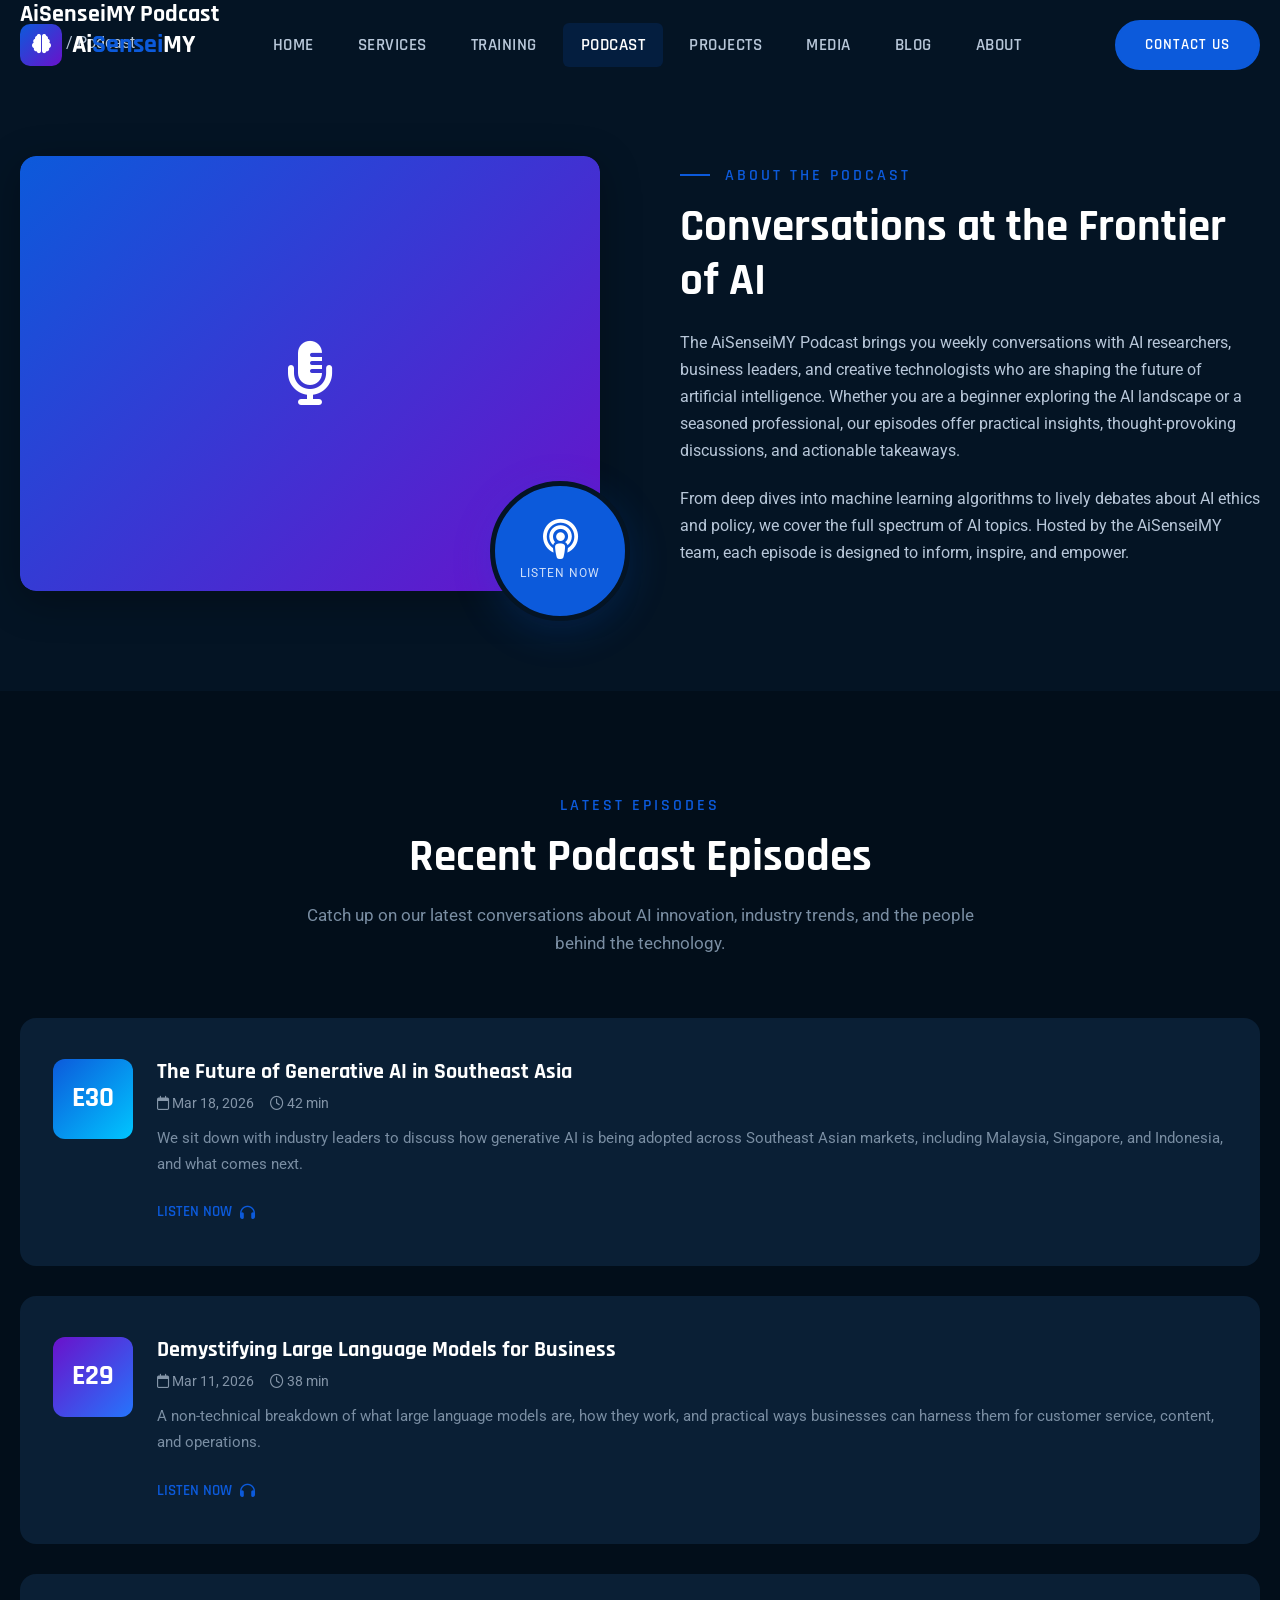
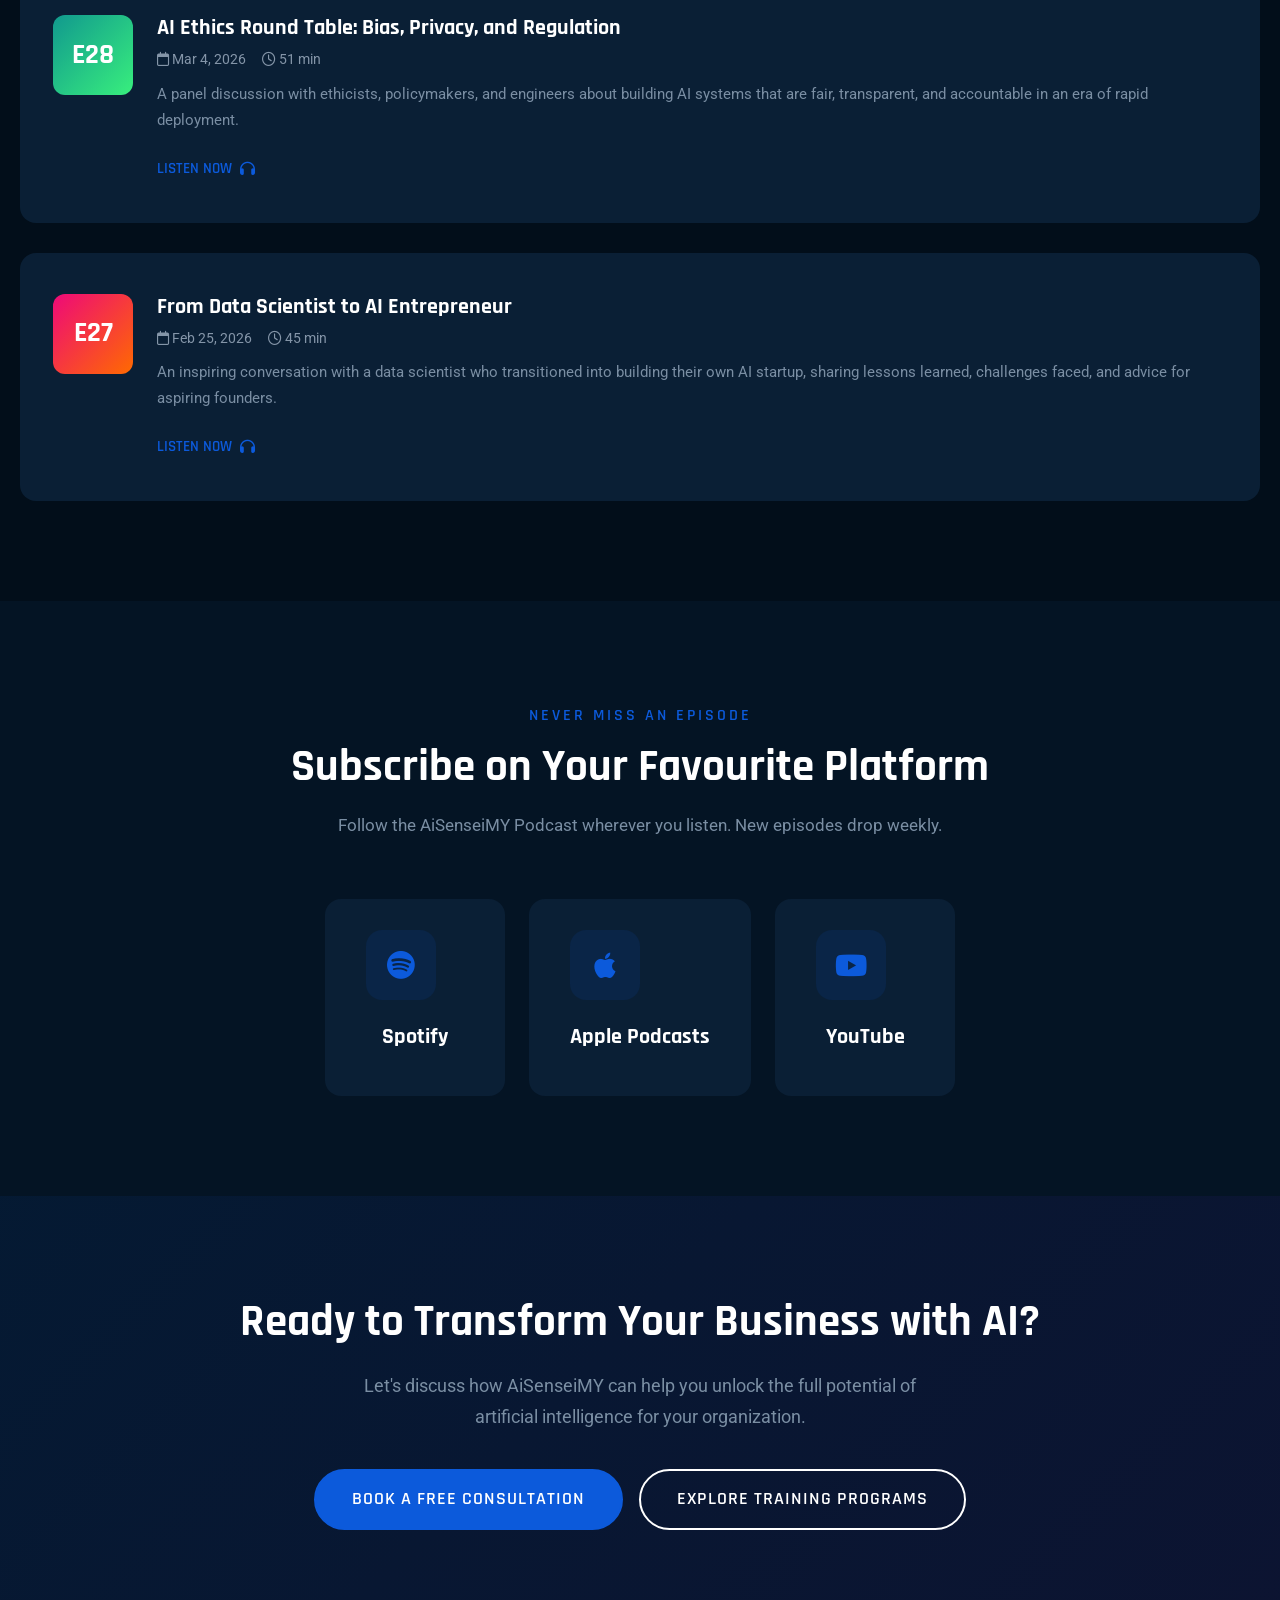
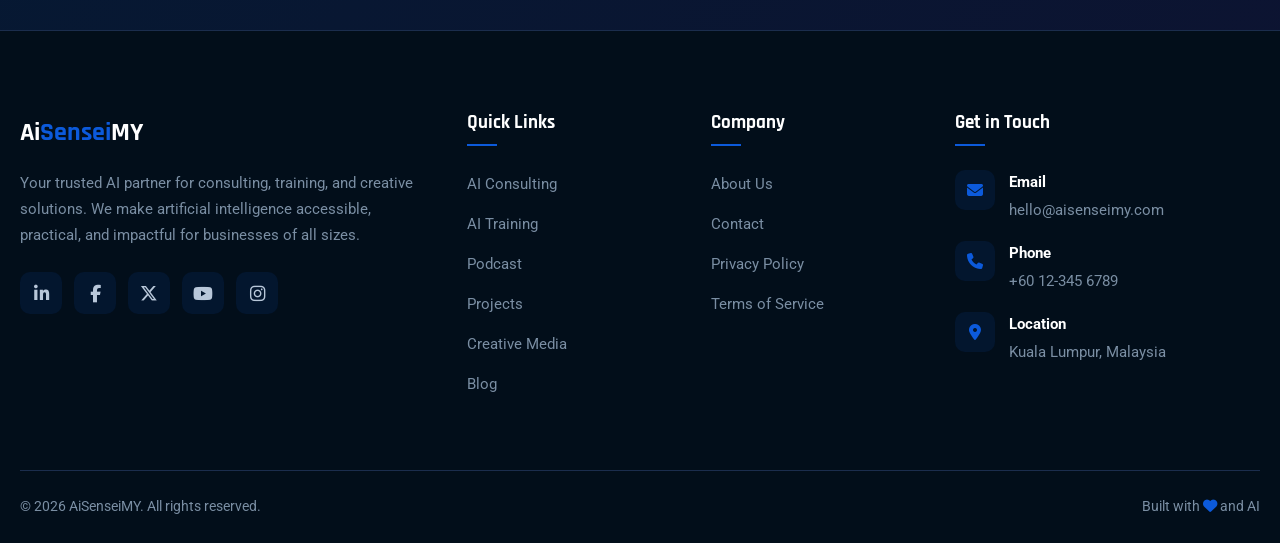
<file: podcast.html>
<!DOCTYPE html>
<html lang="en">
<head>
  <meta charset="UTF-8">
  <meta name="viewport" content="width=device-width, initial-scale=1.0">
  <title>AiSenseiMY Podcast | AI Conversations &amp; Insights</title>
  <meta name="description" content="Listen to the AiSenseiMY Podcast for expert interviews, AI industry insights, and deep discussions on artificial intelligence trends and innovation.">
  <meta name="keywords" content="AI podcast, artificial intelligence podcast, machine learning podcast, AI interviews, AiSenseiMY podcast, tech podcast Malaysia">
  <meta name="author" content="AiSenseiMY">
  <link rel="canonical" href="https://aisenseimy.github.io/podcast.html">

  <!-- Open Graph -->
  <meta property="og:title" content="AiSenseiMY Podcast | AI Conversations &amp; Insights">
  <meta property="og:description" content="Expert interviews, AI industry insights, and deep discussions on artificial intelligence trends and innovation.">
  <meta property="og:type" content="website">
  <meta property="og:url" content="https://aisenseimy.github.io/podcast.html">

  <!-- Fonts -->
  <link rel="preconnect" href="https://fonts.googleapis.com">
  <link rel="preconnect" href="https://fonts.gstatic.com" crossorigin>
  <link href="https://fonts.googleapis.com/css2?family=Rajdhani:wght@400;500;600;700&family=Roboto:wght@300;400;500;700&display=swap" rel="stylesheet">

  <!-- Icons -->
  <link rel="stylesheet" href="https://cdnjs.cloudflare.com/ajax/libs/font-awesome/6.5.1/css/all.min.css">

  <!-- Stylesheet -->
  <link rel="stylesheet" href="assets/css/style.css">

  <!-- Schema: PodcastSeries -->
  <script type="application/ld+json">
  {
    "@context": "https://schema.org",
    "@type": "PodcastSeries",
    "name": "AiSenseiMY Podcast",
    "description": "The AiSenseiMY Podcast features expert interviews, industry insights, and deep discussions on the latest trends in artificial intelligence and machine learning.",
    "url": "https://aisenseimy.github.io/podcast.html",
    "author": {
      "@type": "Organization",
      "name": "AiSenseiMY",
      "url": "https://aisenseimy.github.io"
    },
    "webFeed": "https://aisenseimy.github.io/podcast.html"
  }
  </script>
</head>
<body>

  <!-- ========================================
       Navigation
       ======================================== -->
  <nav class="navbar" id="navbar">
    <div class="container">
      <a href="/" class="nav-logo">
        <div class="logo-icon"><i class="fas fa-brain"></i></div>
        <div class="logo-text">Ai<span>Sensei</span>MY</div>
      </a>

      <ul class="nav-menu" id="navMenu">
        <li><a href="/">Home</a></li>
        <li><a href="services.html">Services</a></li>
        <li><a href="training.html">Training</a></li>
        <li><a href="podcast.html" class="active">Podcast</a></li>
        <li><a href="projects.html">Projects</a></li>
        <li><a href="media.html">Media</a></li>
        <li><a href="blog.html">Blog</a></li>
        <li><a href="about.html">About</a></li>
      </ul>

      <div class="nav-cta">
        <a href="contact.html" class="btn btn-primary">Contact Us</a>
      </div>

      <div class="nav-toggle" id="navToggle" onclick="toggleMenu()">
        <span></span>
        <span></span>
        <span></span>
      </div>
    </div>
  </nav>

  <!-- ========================================
       Page Banner
       ======================================== -->
  <section class="page-banner">
    <div class="container">
      <h1>AiSenseiMY Podcast</h1>
      <div class="breadcrumb">
        <a href="/">Home</a> <span>/</span> <span>Podcast</span>
      </div>
    </div>
  </section>

  <!-- ========================================
       Podcast Intro
       ======================================== -->
  <section class="section">
    <div class="container">
      <div class="about-grid">
        <div class="about-image reveal">
          <div class="about-image-main">
            <div class="about-image-placeholder" style="background: linear-gradient(135deg, #0c5adb 0%, #6a11cb 100%);">
              <i class="fas fa-microphone-alt" style="color: white;"></i>
            </div>
          </div>
          <div class="about-badge">
            <div class="number"><i class="fas fa-podcast"></i></div>
            <div class="label">Listen Now</div>
          </div>
        </div>

        <div class="about-text reveal">
          <div class="section-subtitle">About the Podcast</div>
          <h2 class="section-title">Conversations at the Frontier of AI</h2>
          <p>
            The AiSenseiMY Podcast brings you weekly conversations with AI researchers, business leaders, and creative technologists who are shaping the future of artificial intelligence. Whether you are a beginner exploring the AI landscape or a seasoned professional, our episodes offer practical insights, thought-provoking discussions, and actionable takeaways.
          </p>
          <p>
            From deep dives into machine learning algorithms to lively debates about AI ethics and policy, we cover the full spectrum of AI topics. Hosted by the AiSenseiMY team, each episode is designed to inform, inspire, and empower.
          </p>
        </div>
      </div>
    </div>
  </section>

  <!-- ========================================
       Episodes
       ======================================== -->
  <section class="section services-section">
    <div class="container">
      <div class="section-header reveal">
        <div class="section-subtitle">Latest Episodes</div>
        <h2 class="section-title">Recent Podcast Episodes</h2>
        <p class="section-desc">
          Catch up on our latest conversations about AI innovation, industry trends, and the people behind the technology.
        </p>
      </div>

      <div class="services-grid" style="grid-template-columns: 1fr;">
        <!-- Episode 1 -->
        <div class="service-card reveal" style="display: flex; gap: 24px; align-items: flex-start; flex-wrap: wrap;">
          <div style="min-width: 80px; width: 80px; height: 80px; border-radius: 12px; background: linear-gradient(135deg, #0c5adb, #00c6ff); display: flex; align-items: center; justify-content: center; flex-shrink: 0;">
            <span style="font-family: 'Rajdhani', sans-serif; font-size: 28px; font-weight: 700; color: #fff;">E30</span>
          </div>
          <div style="flex: 1; min-width: 250px;">
            <h3 style="margin-bottom: 6px;">The Future of Generative AI in Southeast Asia</h3>
            <div style="display: flex; gap: 16px; flex-wrap: wrap; font-size: 14px; opacity: 0.7; margin-bottom: 10px;">
              <span><i class="far fa-calendar"></i> Mar 18, 2026</span>
              <span><i class="far fa-clock"></i> 42 min</span>
            </div>
            <p>We sit down with industry leaders to discuss how generative AI is being adopted across Southeast Asian markets, including Malaysia, Singapore, and Indonesia, and what comes next.</p>
            <a href="#" class="service-link">Listen Now <i class="fas fa-headphones"></i></a>
          </div>
        </div>

        <!-- Episode 2 -->
        <div class="service-card reveal" style="display: flex; gap: 24px; align-items: flex-start; flex-wrap: wrap;">
          <div style="min-width: 80px; width: 80px; height: 80px; border-radius: 12px; background: linear-gradient(135deg, #6a11cb, #2575fc); display: flex; align-items: center; justify-content: center; flex-shrink: 0;">
            <span style="font-family: 'Rajdhani', sans-serif; font-size: 28px; font-weight: 700; color: #fff;">E29</span>
          </div>
          <div style="flex: 1; min-width: 250px;">
            <h3 style="margin-bottom: 6px;">Demystifying Large Language Models for Business</h3>
            <div style="display: flex; gap: 16px; flex-wrap: wrap; font-size: 14px; opacity: 0.7; margin-bottom: 10px;">
              <span><i class="far fa-calendar"></i> Mar 11, 2026</span>
              <span><i class="far fa-clock"></i> 38 min</span>
            </div>
            <p>A non-technical breakdown of what large language models are, how they work, and practical ways businesses can harness them for customer service, content, and operations.</p>
            <a href="#" class="service-link">Listen Now <i class="fas fa-headphones"></i></a>
          </div>
        </div>

        <!-- Episode 3 -->
        <div class="service-card reveal" style="display: flex; gap: 24px; align-items: flex-start; flex-wrap: wrap;">
          <div style="min-width: 80px; width: 80px; height: 80px; border-radius: 12px; background: linear-gradient(135deg, #11998e, #38ef7d); display: flex; align-items: center; justify-content: center; flex-shrink: 0;">
            <span style="font-family: 'Rajdhani', sans-serif; font-size: 28px; font-weight: 700; color: #fff;">E28</span>
          </div>
          <div style="flex: 1; min-width: 250px;">
            <h3 style="margin-bottom: 6px;">AI Ethics Round Table: Bias, Privacy, and Regulation</h3>
            <div style="display: flex; gap: 16px; flex-wrap: wrap; font-size: 14px; opacity: 0.7; margin-bottom: 10px;">
              <span><i class="far fa-calendar"></i> Mar 4, 2026</span>
              <span><i class="far fa-clock"></i> 51 min</span>
            </div>
            <p>A panel discussion with ethicists, policymakers, and engineers about building AI systems that are fair, transparent, and accountable in an era of rapid deployment.</p>
            <a href="#" class="service-link">Listen Now <i class="fas fa-headphones"></i></a>
          </div>
        </div>

        <!-- Episode 4 -->
        <div class="service-card reveal" style="display: flex; gap: 24px; align-items: flex-start; flex-wrap: wrap;">
          <div style="min-width: 80px; width: 80px; height: 80px; border-radius: 12px; background: linear-gradient(135deg, #ee0979, #ff6a00); display: flex; align-items: center; justify-content: center; flex-shrink: 0;">
            <span style="font-family: 'Rajdhani', sans-serif; font-size: 28px; font-weight: 700; color: #fff;">E27</span>
          </div>
          <div style="flex: 1; min-width: 250px;">
            <h3 style="margin-bottom: 6px;">From Data Scientist to AI Entrepreneur</h3>
            <div style="display: flex; gap: 16px; flex-wrap: wrap; font-size: 14px; opacity: 0.7; margin-bottom: 10px;">
              <span><i class="far fa-calendar"></i> Feb 25, 2026</span>
              <span><i class="far fa-clock"></i> 45 min</span>
            </div>
            <p>An inspiring conversation with a data scientist who transitioned into building their own AI startup, sharing lessons learned, challenges faced, and advice for aspiring founders.</p>
            <a href="#" class="service-link">Listen Now <i class="fas fa-headphones"></i></a>
          </div>
        </div>
      </div>
    </div>
  </section>

  <!-- ========================================
       Subscribe Platforms
       ======================================== -->
  <section class="section">
    <div class="container">
      <div class="section-header reveal">
        <div class="section-subtitle">Never Miss an Episode</div>
        <h2 class="section-title">Subscribe on Your Favourite Platform</h2>
        <p class="section-desc">Follow the AiSenseiMY Podcast wherever you listen. New episodes drop weekly.</p>
      </div>

      <div style="display: flex; gap: 24px; justify-content: center; flex-wrap: wrap;" class="reveal">
        <a href="#" class="service-card" style="text-align: center; padding: 30px 40px; min-width: 180px; text-decoration: none;">
          <div class="service-icon"><i class="fab fa-spotify"></i></div>
          <h3>Spotify</h3>
        </a>
        <a href="#" class="service-card" style="text-align: center; padding: 30px 40px; min-width: 180px; text-decoration: none;">
          <div class="service-icon"><i class="fab fa-apple"></i></div>
          <h3>Apple Podcasts</h3>
        </a>
        <a href="#" class="service-card" style="text-align: center; padding: 30px 40px; min-width: 180px; text-decoration: none;">
          <div class="service-icon"><i class="fab fa-youtube"></i></div>
          <h3>YouTube</h3>
        </a>
      </div>
    </div>
  </section>

  <!-- ========================================
       CTA Section
       ======================================== -->
  <section class="cta-section">
    <div class="container">
      <div class="cta-content reveal">
        <h2 class="cta-title">Ready to Transform Your Business with AI?</h2>
        <p class="cta-desc">
          Let's discuss how AiSenseiMY can help you unlock the full potential of
          artificial intelligence for your organization.
        </p>
        <div class="cta-buttons">
          <a href="contact.html" class="btn btn-primary">Book a Free Consultation</a>
          <a href="training.html" class="btn btn-outline">Explore Training Programs</a>
        </div>
      </div>
    </div>
  </section>

  <!-- ========================================
       Footer
       ======================================== -->
  <footer class="footer" id="footer">
    <div class="container">
      <div class="footer-grid">
        <div class="footer-about">
          <div class="logo-text">Ai<span>Sensei</span>MY</div>
          <p>
            Your trusted AI partner for consulting, training, and creative solutions.
            We make artificial intelligence accessible, practical, and impactful for
            businesses of all sizes.
          </p>
          <div class="footer-social">
            <a href="#" aria-label="LinkedIn"><i class="fab fa-linkedin-in"></i></a>
            <a href="#" aria-label="Facebook"><i class="fab fa-facebook-f"></i></a>
            <a href="#" aria-label="Twitter"><i class="fab fa-x-twitter"></i></a>
            <a href="#" aria-label="YouTube"><i class="fab fa-youtube"></i></a>
            <a href="#" aria-label="Instagram"><i class="fab fa-instagram"></i></a>
          </div>
        </div>

        <div>
          <h4>Quick Links</h4>
          <ul class="footer-links">
            <li><a href="services.html">AI Consulting</a></li>
            <li><a href="training.html">AI Training</a></li>
            <li><a href="podcast.html">Podcast</a></li>
            <li><a href="projects.html">Projects</a></li>
            <li><a href="media.html">Creative Media</a></li>
            <li><a href="blog.html">Blog</a></li>
          </ul>
        </div>

        <div>
          <h4>Company</h4>
          <ul class="footer-links">
            <li><a href="about.html">About Us</a></li>
            <li><a href="contact.html">Contact</a></li>
            <li><a href="#">Privacy Policy</a></li>
            <li><a href="#">Terms of Service</a></li>
          </ul>
        </div>

        <div>
          <h4>Get in Touch</h4>
          <div class="footer-contact-item">
            <div class="icon"><i class="fas fa-envelope"></i></div>
            <div class="text">
              <strong>Email</strong>
              hello@aisenseimy.com
            </div>
          </div>
          <div class="footer-contact-item">
            <div class="icon"><i class="fas fa-phone"></i></div>
            <div class="text">
              <strong>Phone</strong>
              +60 12-345 6789
            </div>
          </div>
          <div class="footer-contact-item">
            <div class="icon"><i class="fas fa-map-marker-alt"></i></div>
            <div class="text">
              <strong>Location</strong>
              Kuala Lumpur, Malaysia
            </div>
          </div>
        </div>
      </div>

      <div class="footer-bottom">
        <p>&copy; 2026 AiSenseiMY. All rights reserved.</p>
        <p>Built with <i class="fas fa-heart" style="color: var(--primary);"></i> and AI</p>
      </div>
    </div>
  </footer>

  <!-- Scroll to Top -->
  <button class="scroll-top" id="scrollTop" onclick="scrollToTop()" aria-label="Scroll to top">
    <i class="fas fa-arrow-up"></i>
  </button>

  <!-- ========================================
       JavaScript
       ======================================== -->
  <script>
    // Navbar scroll effect
    const navbar = document.getElementById('navbar');
    window.addEventListener('scroll', () => {
      if (window.scrollY > 50) {
        navbar.classList.add('scrolled');
      } else {
        navbar.classList.remove('scrolled');
      }
    });

    // Mobile menu toggle
    function toggleMenu() {
      const menu = document.getElementById('navMenu');
      menu.classList.toggle('open');
    }

    // Close menu on link click (mobile)
    document.querySelectorAll('#navMenu a').forEach(link => {
      link.addEventListener('click', () => {
        document.getElementById('navMenu').classList.remove('open');
      });
    });

    // Scroll to top button
    const scrollTopBtn = document.getElementById('scrollTop');
    window.addEventListener('scroll', () => {
      if (window.scrollY > 500) {
        scrollTopBtn.classList.add('visible');
      } else {
        scrollTopBtn.classList.remove('visible');
      }
    });

    function scrollToTop() {
      window.scrollTo({ top: 0, behavior: 'smooth' });
    }

    // Scroll reveal animation
    const revealElements = document.querySelectorAll('.reveal');
    const revealObserver = new IntersectionObserver((entries) => {
      entries.forEach(entry => {
        if (entry.isIntersecting) {
          entry.target.classList.add('active');
        }
      });
    }, { threshold: 0.1 });

    revealElements.forEach(el => revealObserver.observe(el));
  </script>

</body>
</html>
</file>
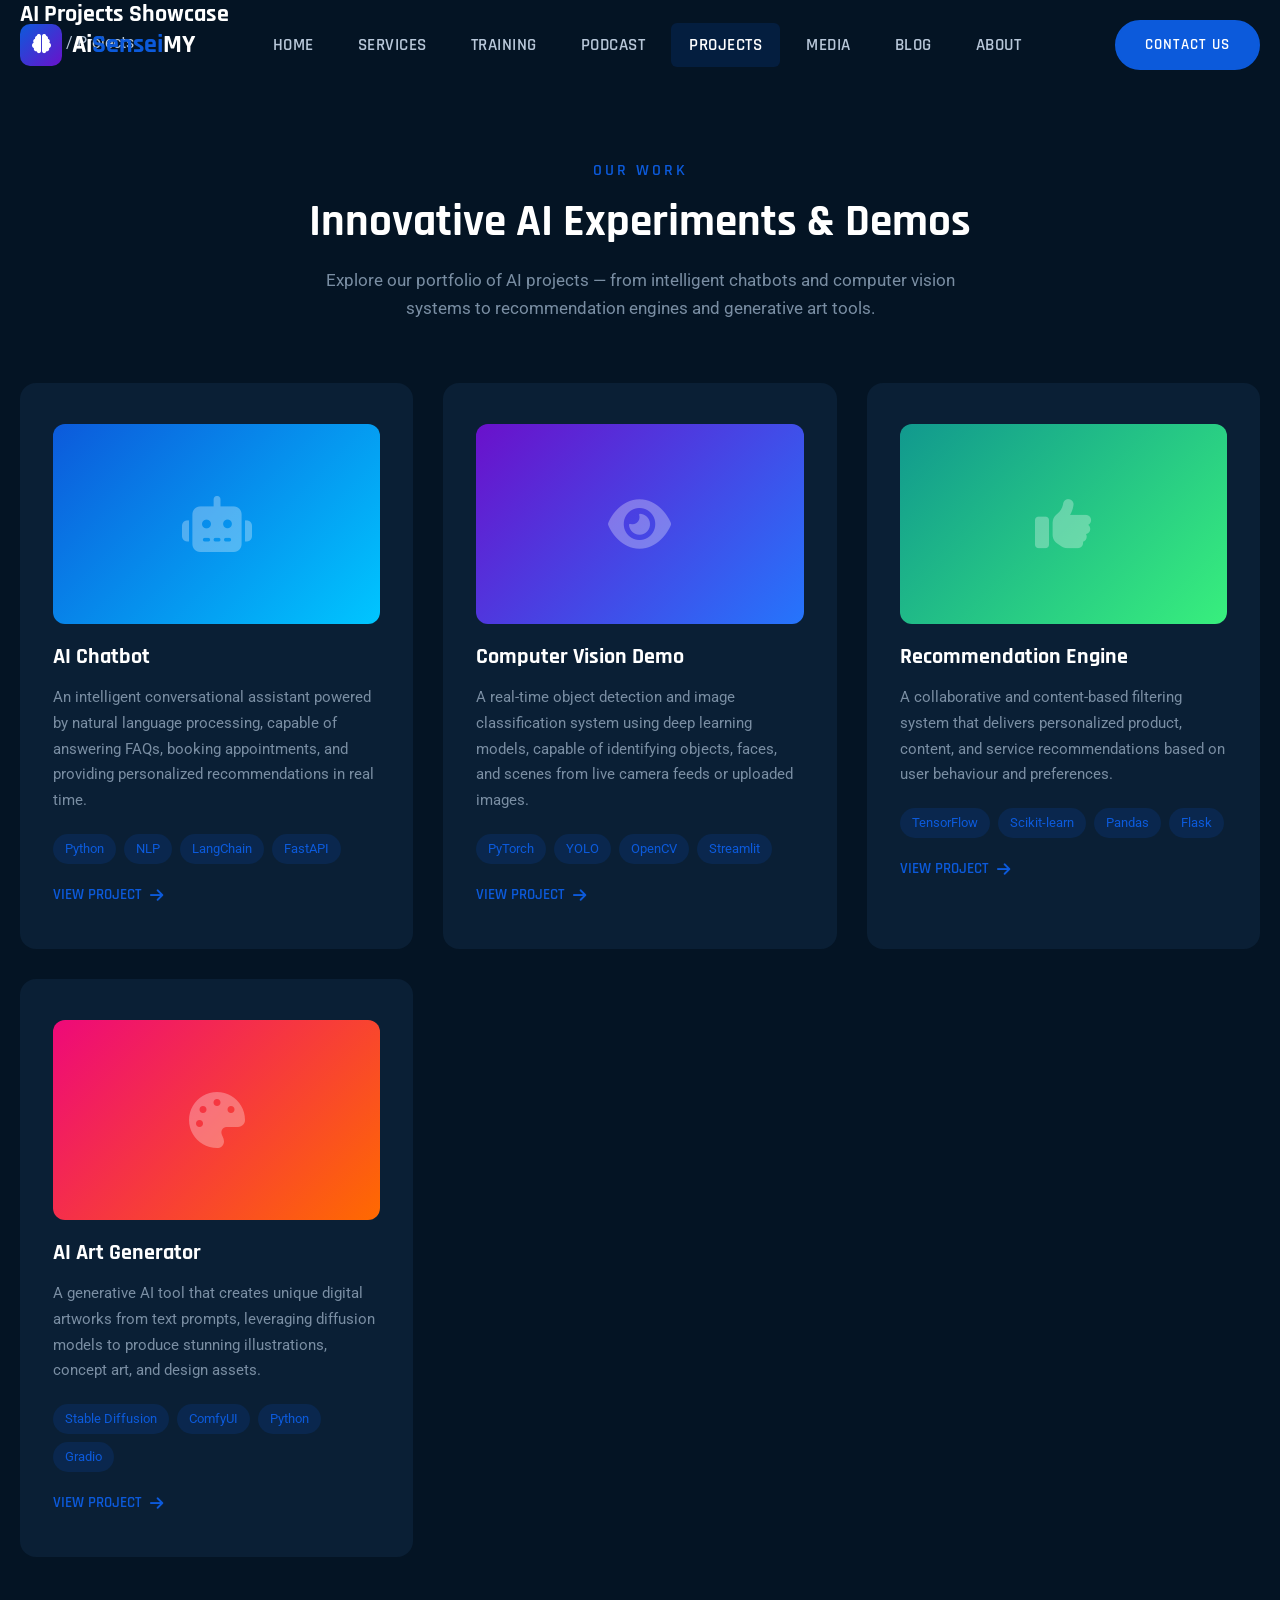
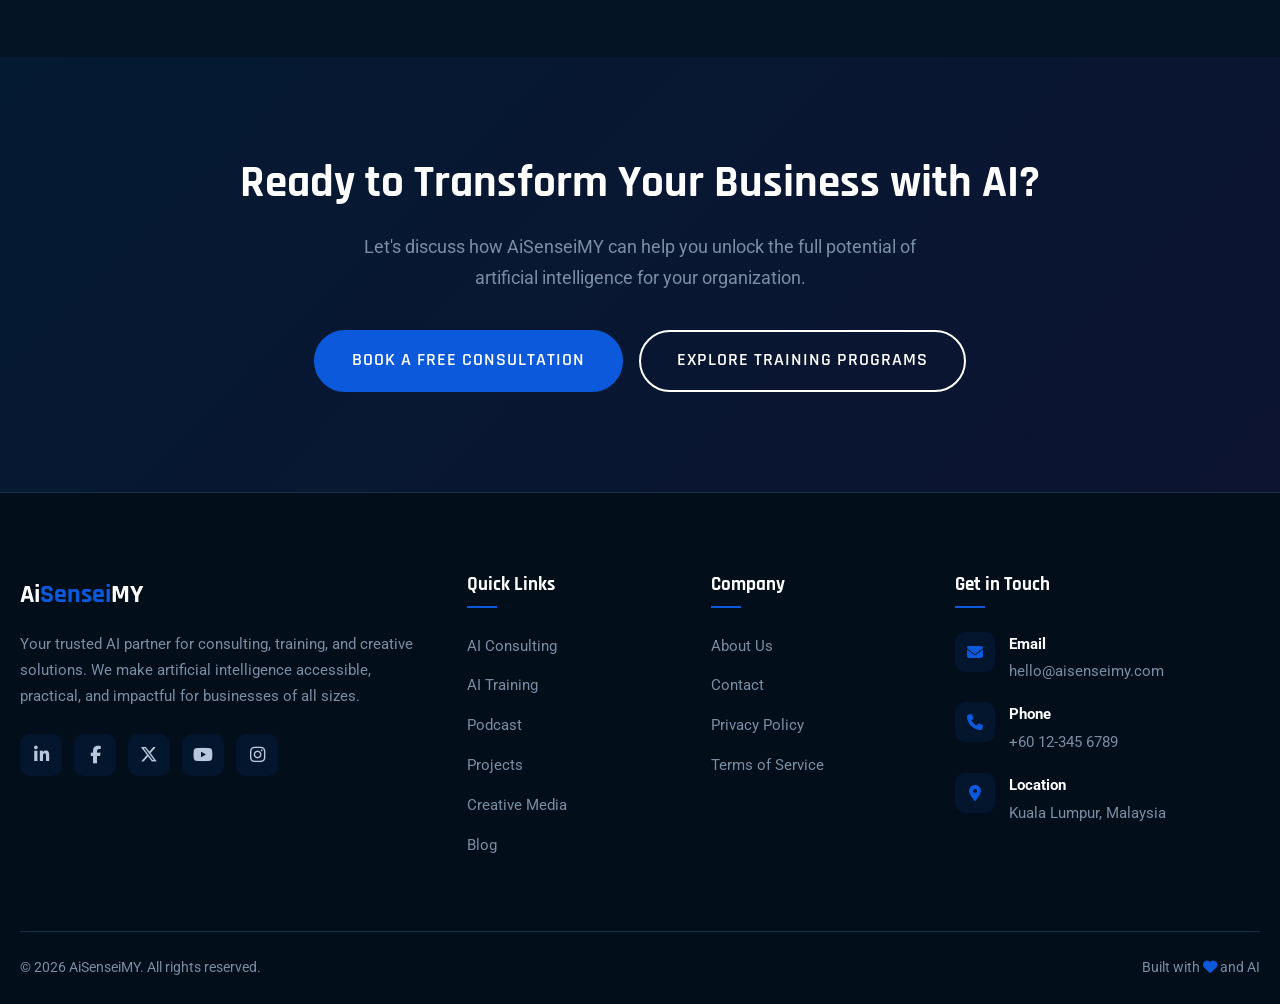
<file: projects.html>
<!DOCTYPE html>
<html lang="en">
<head>
  <meta charset="UTF-8">
  <meta name="viewport" content="width=device-width, initial-scale=1.0">
  <title>AI Projects Showcase | AiSenseiMY</title>
  <meta name="description" content="Explore AiSenseiMY's portfolio of innovative AI projects including chatbots, computer vision demos, recommendation engines, and creative AI tools.">
  <meta name="keywords" content="AI projects, AI chatbot, computer vision, recommendation engine, AI art generator, AiSenseiMY projects, machine learning demos">
  <meta name="author" content="AiSenseiMY">
  <link rel="canonical" href="https://aisenseimy.github.io/projects.html">

  <!-- Open Graph -->
  <meta property="og:title" content="AI Projects Showcase | AiSenseiMY">
  <meta property="og:description" content="Explore our portfolio of innovative AI projects including chatbots, computer vision, recommendation engines, and creative AI tools.">
  <meta property="og:type" content="website">
  <meta property="og:url" content="https://aisenseimy.github.io/projects.html">

  <!-- Fonts -->
  <link rel="preconnect" href="https://fonts.googleapis.com">
  <link rel="preconnect" href="https://fonts.gstatic.com" crossorigin>
  <link href="https://fonts.googleapis.com/css2?family=Rajdhani:wght@400;500;600;700&family=Roboto:wght@300;400;500;700&display=swap" rel="stylesheet">

  <!-- Icons -->
  <link rel="stylesheet" href="https://cdnjs.cloudflare.com/ajax/libs/font-awesome/6.5.1/css/all.min.css">

  <!-- Stylesheet -->
  <link rel="stylesheet" href="assets/css/style.css">

  <!-- Schema: CollectionPage -->
  <script type="application/ld+json">
  {
    "@context": "https://schema.org",
    "@type": "CollectionPage",
    "name": "AI Projects Showcase",
    "url": "https://aisenseimy.github.io/projects.html",
    "description": "A showcase of innovative AI projects built by AiSenseiMY, including chatbots, computer vision demos, recommendation engines, and AI art generators.",
    "publisher": {
      "@type": "Organization",
      "name": "AiSenseiMY",
      "url": "https://aisenseimy.github.io"
    }
  }
  </script>
</head>
<body>

  <!-- ========================================
       Navigation
       ======================================== -->
  <nav class="navbar" id="navbar">
    <div class="container">
      <a href="/" class="nav-logo">
        <div class="logo-icon"><i class="fas fa-brain"></i></div>
        <div class="logo-text">Ai<span>Sensei</span>MY</div>
      </a>

      <ul class="nav-menu" id="navMenu">
        <li><a href="/">Home</a></li>
        <li><a href="services.html">Services</a></li>
        <li><a href="training.html">Training</a></li>
        <li><a href="podcast.html">Podcast</a></li>
        <li><a href="projects.html" class="active">Projects</a></li>
        <li><a href="media.html">Media</a></li>
        <li><a href="blog.html">Blog</a></li>
        <li><a href="about.html">About</a></li>
      </ul>

      <div class="nav-cta">
        <a href="contact.html" class="btn btn-primary">Contact Us</a>
      </div>

      <div class="nav-toggle" id="navToggle" onclick="toggleMenu()">
        <span></span>
        <span></span>
        <span></span>
      </div>
    </div>
  </nav>

  <!-- ========================================
       Page Banner
       ======================================== -->
  <section class="page-banner">
    <div class="container">
      <h1>AI Projects Showcase</h1>
      <div class="breadcrumb">
        <a href="/">Home</a> <span>/</span> <span>Projects</span>
      </div>
    </div>
  </section>

  <!-- ========================================
       Projects Grid
       ======================================== -->
  <section class="section">
    <div class="container">
      <div class="section-header reveal">
        <div class="section-subtitle">Our Work</div>
        <h2 class="section-title">Innovative AI Experiments &amp; Demos</h2>
        <p class="section-desc">
          Explore our portfolio of AI projects — from intelligent chatbots and computer vision systems to recommendation engines and generative art tools.
        </p>
      </div>

      <div class="services-grid">
        <!-- Project 1: AI Chatbot -->
        <div class="service-card reveal">
          <div style="width: 100%; height: 200px; border-radius: 12px; background: linear-gradient(135deg, #0c5adb 0%, #00c6ff 100%); display: flex; align-items: center; justify-content: center; margin-bottom: 20px;">
            <i class="fas fa-robot" style="font-size: 56px; color: rgba(255,255,255,0.3);"></i>
          </div>
          <h3>AI Chatbot</h3>
          <p>An intelligent conversational assistant powered by natural language processing, capable of answering FAQs, booking appointments, and providing personalized recommendations in real time.</p>
          <div style="display: flex; gap: 8px; flex-wrap: wrap; margin: 16px 0;">
            <span style="background: rgba(12,90,219,0.15); color: #0c5adb; padding: 4px 12px; border-radius: 20px; font-size: 13px; font-family: 'Roboto', sans-serif;">Python</span>
            <span style="background: rgba(12,90,219,0.15); color: #0c5adb; padding: 4px 12px; border-radius: 20px; font-size: 13px; font-family: 'Roboto', sans-serif;">NLP</span>
            <span style="background: rgba(12,90,219,0.15); color: #0c5adb; padding: 4px 12px; border-radius: 20px; font-size: 13px; font-family: 'Roboto', sans-serif;">LangChain</span>
            <span style="background: rgba(12,90,219,0.15); color: #0c5adb; padding: 4px 12px; border-radius: 20px; font-size: 13px; font-family: 'Roboto', sans-serif;">FastAPI</span>
          </div>
          <a href="#" class="service-link">View Project <i class="fas fa-arrow-right"></i></a>
        </div>

        <!-- Project 2: Computer Vision Demo -->
        <div class="service-card reveal">
          <div style="width: 100%; height: 200px; border-radius: 12px; background: linear-gradient(135deg, #6a11cb 0%, #2575fc 100%); display: flex; align-items: center; justify-content: center; margin-bottom: 20px;">
            <i class="fas fa-eye" style="font-size: 56px; color: rgba(255,255,255,0.3);"></i>
          </div>
          <h3>Computer Vision Demo</h3>
          <p>A real-time object detection and image classification system using deep learning models, capable of identifying objects, faces, and scenes from live camera feeds or uploaded images.</p>
          <div style="display: flex; gap: 8px; flex-wrap: wrap; margin: 16px 0;">
            <span style="background: rgba(12,90,219,0.15); color: #0c5adb; padding: 4px 12px; border-radius: 20px; font-size: 13px; font-family: 'Roboto', sans-serif;">PyTorch</span>
            <span style="background: rgba(12,90,219,0.15); color: #0c5adb; padding: 4px 12px; border-radius: 20px; font-size: 13px; font-family: 'Roboto', sans-serif;">YOLO</span>
            <span style="background: rgba(12,90,219,0.15); color: #0c5adb; padding: 4px 12px; border-radius: 20px; font-size: 13px; font-family: 'Roboto', sans-serif;">OpenCV</span>
            <span style="background: rgba(12,90,219,0.15); color: #0c5adb; padding: 4px 12px; border-radius: 20px; font-size: 13px; font-family: 'Roboto', sans-serif;">Streamlit</span>
          </div>
          <a href="#" class="service-link">View Project <i class="fas fa-arrow-right"></i></a>
        </div>

        <!-- Project 3: Recommendation Engine -->
        <div class="service-card reveal">
          <div style="width: 100%; height: 200px; border-radius: 12px; background: linear-gradient(135deg, #11998e 0%, #38ef7d 100%); display: flex; align-items: center; justify-content: center; margin-bottom: 20px;">
            <i class="fas fa-thumbs-up" style="font-size: 56px; color: rgba(255,255,255,0.3);"></i>
          </div>
          <h3>Recommendation Engine</h3>
          <p>A collaborative and content-based filtering system that delivers personalized product, content, and service recommendations based on user behaviour and preferences.</p>
          <div style="display: flex; gap: 8px; flex-wrap: wrap; margin: 16px 0;">
            <span style="background: rgba(12,90,219,0.15); color: #0c5adb; padding: 4px 12px; border-radius: 20px; font-size: 13px; font-family: 'Roboto', sans-serif;">TensorFlow</span>
            <span style="background: rgba(12,90,219,0.15); color: #0c5adb; padding: 4px 12px; border-radius: 20px; font-size: 13px; font-family: 'Roboto', sans-serif;">Scikit-learn</span>
            <span style="background: rgba(12,90,219,0.15); color: #0c5adb; padding: 4px 12px; border-radius: 20px; font-size: 13px; font-family: 'Roboto', sans-serif;">Pandas</span>
            <span style="background: rgba(12,90,219,0.15); color: #0c5adb; padding: 4px 12px; border-radius: 20px; font-size: 13px; font-family: 'Roboto', sans-serif;">Flask</span>
          </div>
          <a href="#" class="service-link">View Project <i class="fas fa-arrow-right"></i></a>
        </div>

        <!-- Project 4: AI Art Generator -->
        <div class="service-card reveal">
          <div style="width: 100%; height: 200px; border-radius: 12px; background: linear-gradient(135deg, #ee0979 0%, #ff6a00 100%); display: flex; align-items: center; justify-content: center; margin-bottom: 20px;">
            <i class="fas fa-palette" style="font-size: 56px; color: rgba(255,255,255,0.3);"></i>
          </div>
          <h3>AI Art Generator</h3>
          <p>A generative AI tool that creates unique digital artworks from text prompts, leveraging diffusion models to produce stunning illustrations, concept art, and design assets.</p>
          <div style="display: flex; gap: 8px; flex-wrap: wrap; margin: 16px 0;">
            <span style="background: rgba(12,90,219,0.15); color: #0c5adb; padding: 4px 12px; border-radius: 20px; font-size: 13px; font-family: 'Roboto', sans-serif;">Stable Diffusion</span>
            <span style="background: rgba(12,90,219,0.15); color: #0c5adb; padding: 4px 12px; border-radius: 20px; font-size: 13px; font-family: 'Roboto', sans-serif;">ComfyUI</span>
            <span style="background: rgba(12,90,219,0.15); color: #0c5adb; padding: 4px 12px; border-radius: 20px; font-size: 13px; font-family: 'Roboto', sans-serif;">Python</span>
            <span style="background: rgba(12,90,219,0.15); color: #0c5adb; padding: 4px 12px; border-radius: 20px; font-size: 13px; font-family: 'Roboto', sans-serif;">Gradio</span>
          </div>
          <a href="#" class="service-link">View Project <i class="fas fa-arrow-right"></i></a>
        </div>
      </div>
    </div>
  </section>

  <!-- ========================================
       CTA Section
       ======================================== -->
  <section class="cta-section">
    <div class="container">
      <div class="cta-content reveal">
        <h2 class="cta-title">Ready to Transform Your Business with AI?</h2>
        <p class="cta-desc">
          Let's discuss how AiSenseiMY can help you unlock the full potential of
          artificial intelligence for your organization.
        </p>
        <div class="cta-buttons">
          <a href="contact.html" class="btn btn-primary">Book a Free Consultation</a>
          <a href="training.html" class="btn btn-outline">Explore Training Programs</a>
        </div>
      </div>
    </div>
  </section>

  <!-- ========================================
       Footer
       ======================================== -->
  <footer class="footer" id="footer">
    <div class="container">
      <div class="footer-grid">
        <div class="footer-about">
          <div class="logo-text">Ai<span>Sensei</span>MY</div>
          <p>
            Your trusted AI partner for consulting, training, and creative solutions.
            We make artificial intelligence accessible, practical, and impactful for
            businesses of all sizes.
          </p>
          <div class="footer-social">
            <a href="#" aria-label="LinkedIn"><i class="fab fa-linkedin-in"></i></a>
            <a href="#" aria-label="Facebook"><i class="fab fa-facebook-f"></i></a>
            <a href="#" aria-label="Twitter"><i class="fab fa-x-twitter"></i></a>
            <a href="#" aria-label="YouTube"><i class="fab fa-youtube"></i></a>
            <a href="#" aria-label="Instagram"><i class="fab fa-instagram"></i></a>
          </div>
        </div>

        <div>
          <h4>Quick Links</h4>
          <ul class="footer-links">
            <li><a href="services.html">AI Consulting</a></li>
            <li><a href="training.html">AI Training</a></li>
            <li><a href="podcast.html">Podcast</a></li>
            <li><a href="projects.html">Projects</a></li>
            <li><a href="media.html">Creative Media</a></li>
            <li><a href="blog.html">Blog</a></li>
          </ul>
        </div>

        <div>
          <h4>Company</h4>
          <ul class="footer-links">
            <li><a href="about.html">About Us</a></li>
            <li><a href="contact.html">Contact</a></li>
            <li><a href="#">Privacy Policy</a></li>
            <li><a href="#">Terms of Service</a></li>
          </ul>
        </div>

        <div>
          <h4>Get in Touch</h4>
          <div class="footer-contact-item">
            <div class="icon"><i class="fas fa-envelope"></i></div>
            <div class="text">
              <strong>Email</strong>
              hello@aisenseimy.com
            </div>
          </div>
          <div class="footer-contact-item">
            <div class="icon"><i class="fas fa-phone"></i></div>
            <div class="text">
              <strong>Phone</strong>
              +60 12-345 6789
            </div>
          </div>
          <div class="footer-contact-item">
            <div class="icon"><i class="fas fa-map-marker-alt"></i></div>
            <div class="text">
              <strong>Location</strong>
              Kuala Lumpur, Malaysia
            </div>
          </div>
        </div>
      </div>

      <div class="footer-bottom">
        <p>&copy; 2026 AiSenseiMY. All rights reserved.</p>
        <p>Built with <i class="fas fa-heart" style="color: var(--primary);"></i> and AI</p>
      </div>
    </div>
  </footer>

  <!-- Scroll to Top -->
  <button class="scroll-top" id="scrollTop" onclick="scrollToTop()" aria-label="Scroll to top">
    <i class="fas fa-arrow-up"></i>
  </button>

  <!-- ========================================
       JavaScript
       ======================================== -->
  <script>
    // Navbar scroll effect
    const navbar = document.getElementById('navbar');
    window.addEventListener('scroll', () => {
      if (window.scrollY > 50) {
        navbar.classList.add('scrolled');
      } else {
        navbar.classList.remove('scrolled');
      }
    });

    // Mobile menu toggle
    function toggleMenu() {
      const menu = document.getElementById('navMenu');
      menu.classList.toggle('open');
    }

    // Close menu on link click (mobile)
    document.querySelectorAll('#navMenu a').forEach(link => {
      link.addEventListener('click', () => {
        document.getElementById('navMenu').classList.remove('open');
      });
    });

    // Scroll to top button
    const scrollTopBtn = document.getElementById('scrollTop');
    window.addEventListener('scroll', () => {
      if (window.scrollY > 500) {
        scrollTopBtn.classList.add('visible');
      } else {
        scrollTopBtn.classList.remove('visible');
      }
    });

    function scrollToTop() {
      window.scrollTo({ top: 0, behavior: 'smooth' });
    }

    // Scroll reveal animation
    const revealElements = document.querySelectorAll('.reveal');
    const revealObserver = new IntersectionObserver((entries) => {
      entries.forEach(entry => {
        if (entry.isIntersecting) {
          entry.target.classList.add('active');
        }
      });
    }, { threshold: 0.1 });

    revealElements.forEach(el => revealObserver.observe(el));
  </script>

</body>
</html>
</file>
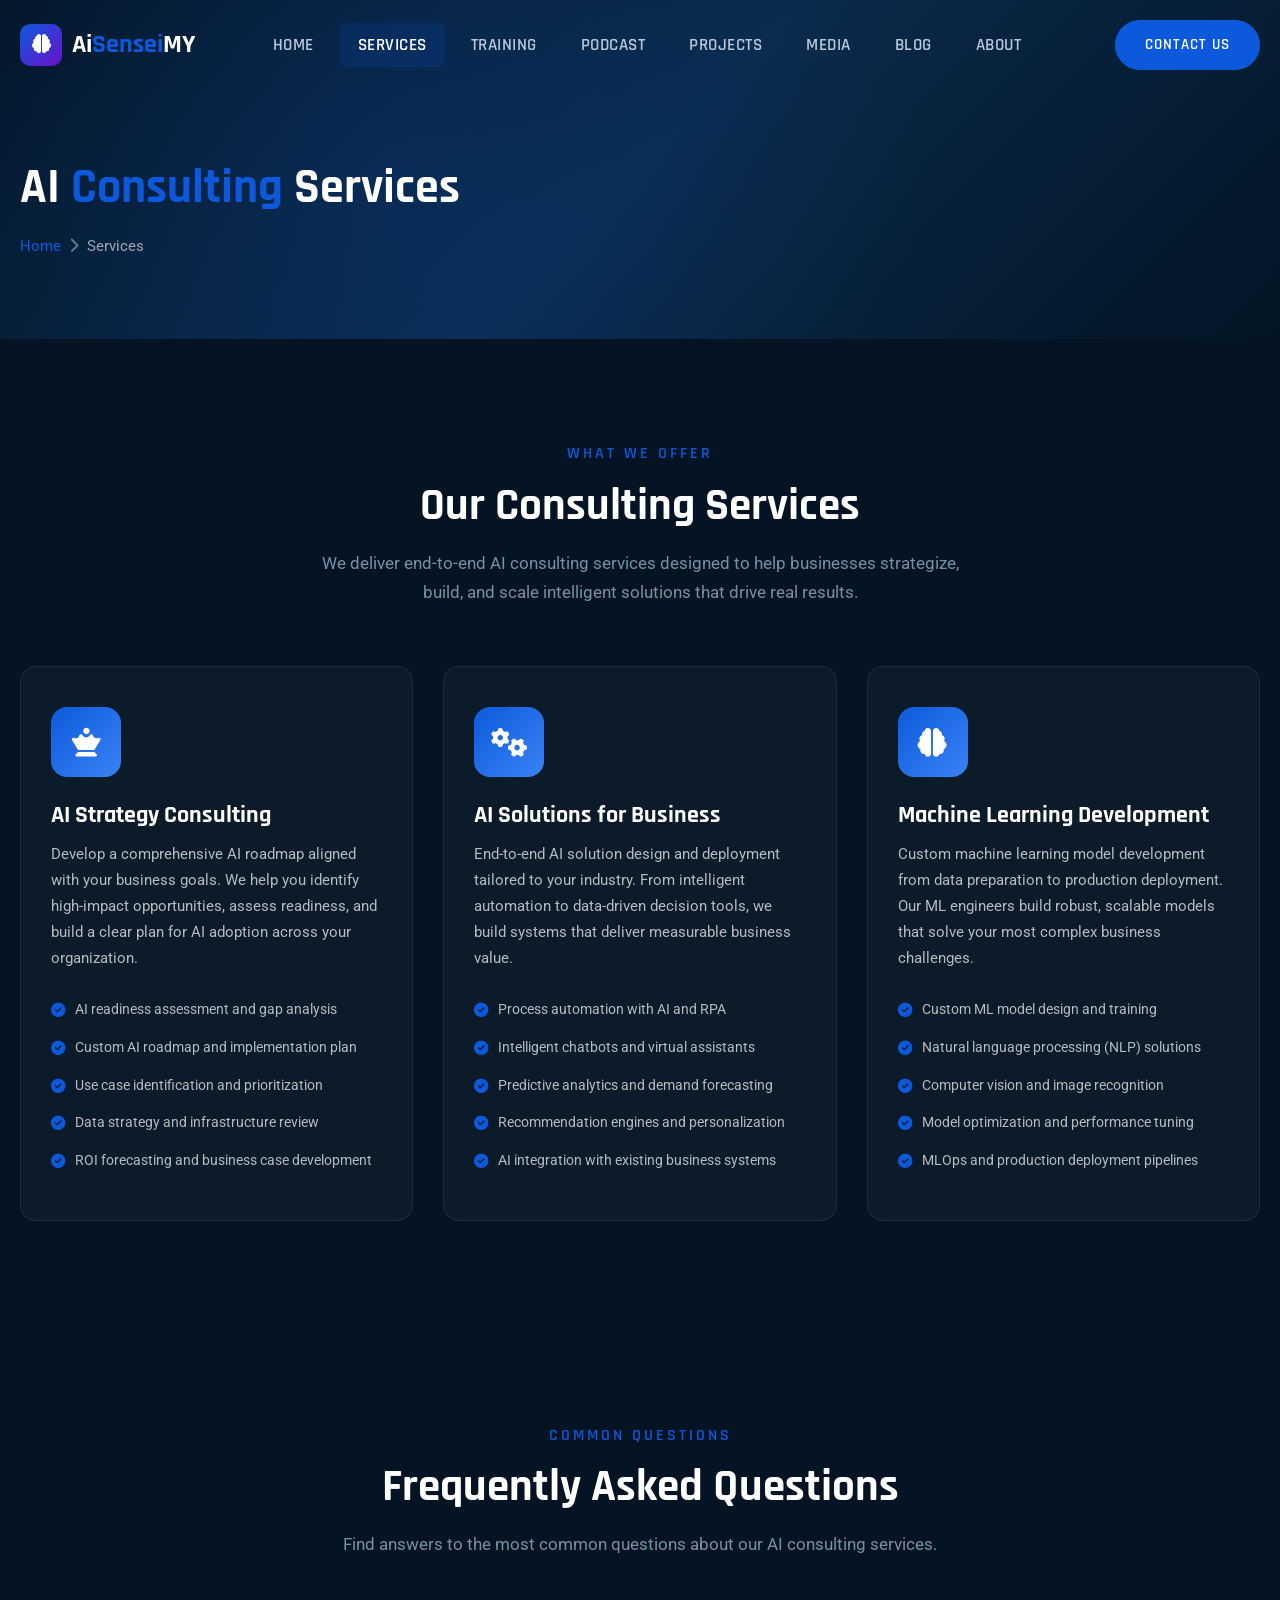
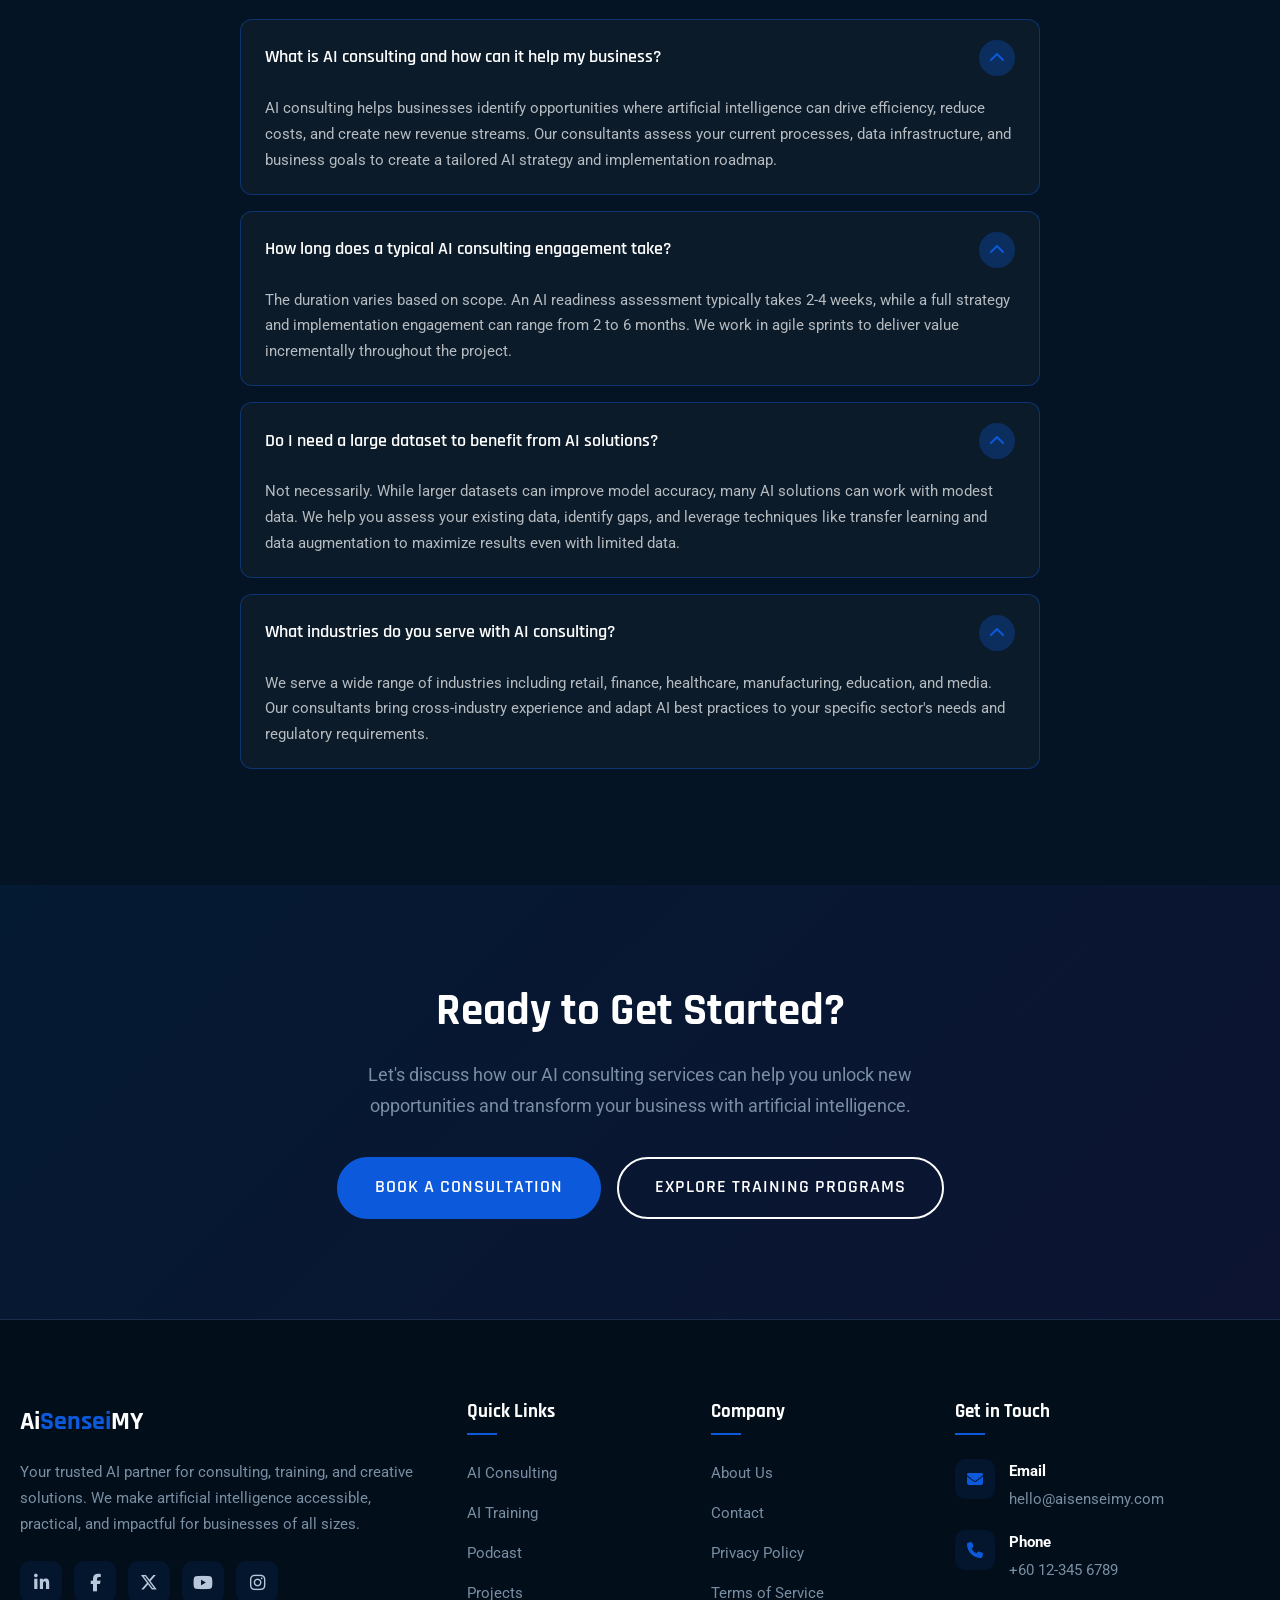
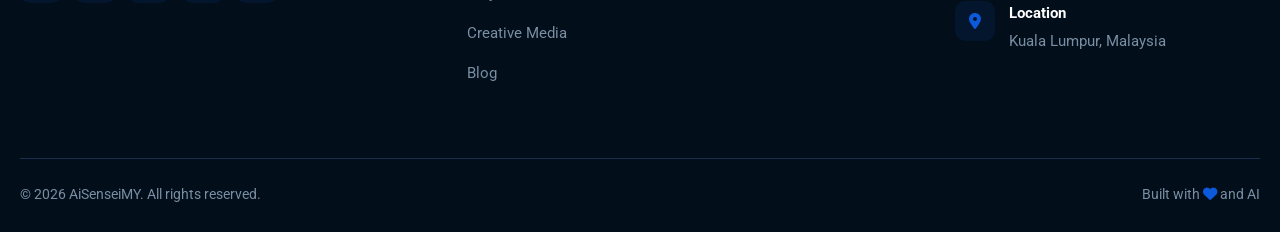
<file: services.html>
<!DOCTYPE html>
<html lang="en">
<head>
  <meta charset="UTF-8">
  <meta name="viewport" content="width=device-width, initial-scale=1.0">
  <title>AI Consulting Services | AiSenseiMY - Strategy, Solutions &amp; ML Development</title>
  <meta name="description" content="AiSenseiMY offers expert AI consulting services including AI strategy consulting, AI solutions for business, and machine learning development. Transform your business with artificial intelligence.">
  <meta name="keywords" content="AI consulting services, AI strategy consulting, AI solutions for business, machine learning development, artificial intelligence consulting Malaysia, AI implementation, ML consulting">
  <meta name="author" content="AiSenseiMY">
  <link rel="canonical" href="https://aisenseimy.github.io/services.html">

  <!-- Open Graph -->
  <meta property="og:title" content="AI Consulting Services | AiSenseiMY">
  <meta property="og:description" content="Expert AI consulting services — strategy, business solutions, and machine learning development to drive measurable results.">
  <meta property="og:type" content="website">
  <meta property="og:url" content="https://aisenseimy.github.io/services.html">

  <!-- Fonts -->
  <link rel="preconnect" href="https://fonts.googleapis.com">
  <link rel="preconnect" href="https://fonts.gstatic.com" crossorigin>
  <link href="https://fonts.googleapis.com/css2?family=Rajdhani:wght@400;500;600;700&family=Roboto:wght@300;400;500;700&display=swap" rel="stylesheet">

  <!-- Icons -->
  <link rel="stylesheet" href="https://cdnjs.cloudflare.com/ajax/libs/font-awesome/6.5.1/css/all.min.css">

  <!-- Stylesheet -->
  <link rel="stylesheet" href="assets/css/style.css">

  <!-- Schema: Service -->
  <script type="application/ld+json">
  {
    "@context": "https://schema.org",
    "@type": "Service",
    "serviceType": "AI Consulting",
    "provider": {
      "@type": "Organization",
      "name": "AiSenseiMY",
      "url": "https://aisenseimy.github.io"
    },
    "name": "AI Consulting Services",
    "description": "Expert AI consulting services including AI strategy, business solutions, and machine learning development.",
    "areaServed": "Malaysia",
    "hasOfferCatalog": {
      "@type": "OfferCatalog",
      "name": "AI Consulting Services",
      "itemListElement": [
        {
          "@type": "Offer",
          "itemOffered": {
            "@type": "Service",
            "name": "AI Strategy Consulting",
            "description": "Develop a comprehensive AI roadmap aligned with your business goals, identify high-impact AI opportunities, and build a clear implementation plan."
          }
        },
        {
          "@type": "Offer",
          "itemOffered": {
            "@type": "Service",
            "name": "AI Solutions for Business",
            "description": "End-to-end AI solution design and deployment including automation pipelines, intelligent systems, and data-driven decision tools."
          }
        },
        {
          "@type": "Offer",
          "itemOffered": {
            "@type": "Service",
            "name": "Machine Learning Development",
            "description": "Custom machine learning model development from data preparation to production deployment, including NLP, computer vision, and predictive analytics."
          }
        }
      ]
    }
  }
  </script>

  <!-- Schema: FAQ -->
  <script type="application/ld+json">
  {
    "@context": "https://schema.org",
    "@type": "FAQPage",
    "mainEntity": [
      {
        "@type": "Question",
        "name": "What is AI consulting and how can it help my business?",
        "acceptedAnswer": {
          "@type": "Answer",
          "text": "AI consulting helps businesses identify opportunities where artificial intelligence can drive efficiency, reduce costs, and create new revenue streams. Our consultants assess your current processes, data infrastructure, and business goals to create a tailored AI strategy and implementation roadmap."
        }
      },
      {
        "@type": "Question",
        "name": "How long does a typical AI consulting engagement take?",
        "acceptedAnswer": {
          "@type": "Answer",
          "text": "The duration varies based on scope. An AI readiness assessment typically takes 2-4 weeks, while a full strategy and implementation engagement can range from 2 to 6 months. We work in agile sprints to deliver value incrementally throughout the project."
        }
      },
      {
        "@type": "Question",
        "name": "Do I need a large dataset to benefit from AI solutions?",
        "acceptedAnswer": {
          "@type": "Answer",
          "text": "Not necessarily. While larger datasets can improve model accuracy, many AI solutions can work with modest data. We help you assess your existing data, identify gaps, and leverage techniques like transfer learning and data augmentation to maximize results even with limited data."
        }
      },
      {
        "@type": "Question",
        "name": "What industries do you serve with AI consulting?",
        "acceptedAnswer": {
          "@type": "Answer",
          "text": "We serve a wide range of industries including retail, finance, healthcare, manufacturing, education, and media. Our consultants bring cross-industry experience and adapt AI best practices to your specific sector's needs and regulatory requirements."
        }
      }
    ]
  }
  </script>

  <!-- Page-specific styles -->
  <style>
    /* Page Banner */
    .page-banner {
      padding: 160px 0 80px;
      position: relative;
      overflow: hidden;
      background: linear-gradient(135deg, #041424 0%, #0a2a4a 50%, #041424 100%);
    }

    .page-banner::before {
      content: '';
      position: absolute;
      top: 0;
      left: 0;
      width: 100%;
      height: 100%;
      background: radial-gradient(circle at 30% 50%, rgba(12, 90, 219, 0.15) 0%, transparent 60%);
      pointer-events: none;
    }

    .page-banner .container {
      position: relative;
      z-index: 2;
    }

    .page-banner h1 {
      font-family: 'Rajdhani', sans-serif;
      font-size: 3rem;
      font-weight: 700;
      color: #fff;
      margin-bottom: 16px;
    }

    .page-banner h1 .highlight {
      color: #0c5adb;
    }

    .breadcrumb {
      display: flex;
      align-items: center;
      gap: 8px;
      font-family: 'Roboto', sans-serif;
      font-size: 0.95rem;
      color: rgba(255, 255, 255, 0.6);
    }

    .breadcrumb a {
      color: #0c5adb;
      text-decoration: none;
      transition: color 0.3s;
    }

    .breadcrumb a:hover {
      color: #3b82f6;
    }

    .breadcrumb .separator {
      color: rgba(255, 255, 255, 0.4);
    }

    /* Service Detail Cards */
    .service-detail-grid {
      display: grid;
      grid-template-columns: repeat(3, 1fr);
      gap: 30px;
    }

    .service-detail-card {
      background: rgba(255, 255, 255, 0.03);
      border: 1px solid rgba(255, 255, 255, 0.08);
      border-radius: 16px;
      padding: 40px 30px;
      transition: transform 0.3s, border-color 0.3s, box-shadow 0.3s;
    }

    .service-detail-card:hover {
      transform: translateY(-5px);
      border-color: rgba(12, 90, 219, 0.4);
      box-shadow: 0 20px 40px rgba(0, 0, 0, 0.3);
    }

    .service-detail-icon {
      width: 70px;
      height: 70px;
      border-radius: 16px;
      background: linear-gradient(135deg, #0c5adb, #3b82f6);
      display: flex;
      align-items: center;
      justify-content: center;
      font-size: 1.8rem;
      color: #fff;
      margin-bottom: 24px;
    }

    .service-detail-card h3 {
      font-family: 'Rajdhani', sans-serif;
      font-size: 1.5rem;
      font-weight: 700;
      color: #fff;
      margin-bottom: 12px;
    }

    .service-detail-card > p {
      font-family: 'Roboto', sans-serif;
      color: rgba(255, 255, 255, 0.7);
      font-size: 0.95rem;
      line-height: 1.7;
      margin-bottom: 20px;
    }

    .service-detail-card ul {
      list-style: none;
      padding: 0;
      margin: 0;
    }

    .service-detail-card ul li {
      font-family: 'Roboto', sans-serif;
      color: rgba(255, 255, 255, 0.7);
      font-size: 0.9rem;
      padding: 8px 0;
      display: flex;
      align-items: flex-start;
      gap: 10px;
      line-height: 1.5;
    }

    .service-detail-card ul li i {
      color: #0c5adb;
      margin-top: 4px;
      flex-shrink: 0;
    }

    /* FAQ Section */
    .faq-list {
      max-width: 800px;
      margin: 0 auto;
    }

    .faq-item {
      background: rgba(255, 255, 255, 0.03);
      border: 1px solid rgba(255, 255, 255, 0.08);
      border-radius: 12px;
      margin-bottom: 16px;
      overflow: hidden;
      transition: border-color 0.3s;
    }

    .faq-item.active {
      border-color: rgba(12, 90, 219, 0.4);
    }

    .faq-question {
      padding: 20px 24px;
      display: flex;
      align-items: center;
      justify-content: space-between;
      cursor: pointer;
      gap: 16px;
    }

    .faq-question h4 {
      font-family: 'Rajdhani', sans-serif;
      font-size: 1.1rem;
      font-weight: 600;
      color: #fff;
      margin: 0;
      flex: 1;
    }

    .faq-question .faq-toggle {
      width: 36px;
      height: 36px;
      border-radius: 50%;
      background: rgba(12, 90, 219, 0.15);
      display: flex;
      align-items: center;
      justify-content: center;
      color: #0c5adb;
      flex-shrink: 0;
      transition: transform 0.3s, background 0.3s;
    }

    .faq-item.active .faq-toggle {
      transform: rotate(180deg);
      background: rgba(12, 90, 219, 0.3);
    }

    .faq-answer {
      max-height: 0;
      overflow: hidden;
      transition: max-height 0.4s ease, padding 0.3s ease;
    }

    .faq-item.active .faq-answer {
      max-height: 300px;
    }

    .faq-answer p {
      font-family: 'Roboto', sans-serif;
      color: rgba(255, 255, 255, 0.7);
      font-size: 0.95rem;
      line-height: 1.7;
      padding: 0 24px 20px;
      margin: 0;
    }

    /* Responsive */
    @media (max-width: 992px) {
      .service-detail-grid {
        grid-template-columns: 1fr;
      }
    }

    @media (max-width: 768px) {
      .page-banner {
        padding: 130px 0 60px;
      }
      .page-banner h1 {
        font-size: 2.2rem;
      }
    }
  </style>
</head>
<body>

  <!-- ========================================
       Navigation
       ======================================== -->
  <nav class="navbar" id="navbar">
    <div class="container">
      <a href="/" class="nav-logo">
        <div class="logo-icon"><i class="fas fa-brain"></i></div>
        <div class="logo-text">Ai<span>Sensei</span>MY</div>
      </a>

      <ul class="nav-menu" id="navMenu">
        <li><a href="/">Home</a></li>
        <li><a href="services.html" class="active">Services</a></li>
        <li><a href="training.html">Training</a></li>
        <li><a href="podcast.html">Podcast</a></li>
        <li><a href="projects.html">Projects</a></li>
        <li><a href="media.html">Media</a></li>
        <li><a href="blog.html">Blog</a></li>
        <li><a href="about.html">About</a></li>
      </ul>

      <div class="nav-cta">
        <a href="contact.html" class="btn btn-primary">Contact Us</a>
      </div>

      <div class="nav-toggle" id="navToggle" onclick="toggleMenu()">
        <span></span>
        <span></span>
        <span></span>
      </div>
    </div>
  </nav>

  <!-- ========================================
       Page Banner
       ======================================== -->
  <section class="page-banner">
    <div class="container">
      <h1>AI <span class="highlight">Consulting</span> Services</h1>
      <div class="breadcrumb">
        <a href="/">Home</a>
        <span class="separator"><i class="fas fa-chevron-right"></i></span>
        <span>Services</span>
      </div>
    </div>
  </section>

  <!-- ========================================
       Our Consulting Services
       ======================================== -->
  <section class="section" id="consulting-services">
    <div class="container">
      <div class="section-header reveal">
        <div class="section-subtitle">What We Offer</div>
        <h2 class="section-title">Our Consulting Services</h2>
        <p class="section-desc">
          We deliver end-to-end AI consulting services designed to help businesses
          strategize, build, and scale intelligent solutions that drive real results.
        </p>
      </div>

      <div class="service-detail-grid">
        <!-- Card 1: AI Strategy Consulting -->
        <div class="service-detail-card reveal">
          <div class="service-detail-icon">
            <i class="fas fa-chess-queen"></i>
          </div>
          <h3>AI Strategy Consulting</h3>
          <p>
            Develop a comprehensive AI roadmap aligned with your business goals. We help you
            identify high-impact opportunities, assess readiness, and build a clear plan for
            AI adoption across your organization.
          </p>
          <ul>
            <li><i class="fas fa-check-circle"></i> AI readiness assessment and gap analysis</li>
            <li><i class="fas fa-check-circle"></i> Custom AI roadmap and implementation plan</li>
            <li><i class="fas fa-check-circle"></i> Use case identification and prioritization</li>
            <li><i class="fas fa-check-circle"></i> Data strategy and infrastructure review</li>
            <li><i class="fas fa-check-circle"></i> ROI forecasting and business case development</li>
          </ul>
        </div>

        <!-- Card 2: AI Solutions for Business -->
        <div class="service-detail-card reveal">
          <div class="service-detail-icon">
            <i class="fas fa-cogs"></i>
          </div>
          <h3>AI Solutions for Business</h3>
          <p>
            End-to-end AI solution design and deployment tailored to your industry. From
            intelligent automation to data-driven decision tools, we build systems that
            deliver measurable business value.
          </p>
          <ul>
            <li><i class="fas fa-check-circle"></i> Process automation with AI and RPA</li>
            <li><i class="fas fa-check-circle"></i> Intelligent chatbots and virtual assistants</li>
            <li><i class="fas fa-check-circle"></i> Predictive analytics and demand forecasting</li>
            <li><i class="fas fa-check-circle"></i> Recommendation engines and personalization</li>
            <li><i class="fas fa-check-circle"></i> AI integration with existing business systems</li>
          </ul>
        </div>

        <!-- Card 3: Machine Learning Development -->
        <div class="service-detail-card reveal">
          <div class="service-detail-icon">
            <i class="fas fa-brain"></i>
          </div>
          <h3>Machine Learning Development</h3>
          <p>
            Custom machine learning model development from data preparation to production
            deployment. Our ML engineers build robust, scalable models that solve your
            most complex business challenges.
          </p>
          <ul>
            <li><i class="fas fa-check-circle"></i> Custom ML model design and training</li>
            <li><i class="fas fa-check-circle"></i> Natural language processing (NLP) solutions</li>
            <li><i class="fas fa-check-circle"></i> Computer vision and image recognition</li>
            <li><i class="fas fa-check-circle"></i> Model optimization and performance tuning</li>
            <li><i class="fas fa-check-circle"></i> MLOps and production deployment pipelines</li>
          </ul>
        </div>
      </div>
    </div>
  </section>

  <!-- ========================================
       FAQ Section
       ======================================== -->
  <section class="section" id="faq">
    <div class="container">
      <div class="section-header reveal">
        <div class="section-subtitle">Common Questions</div>
        <h2 class="section-title">Frequently Asked Questions</h2>
        <p class="section-desc">
          Find answers to the most common questions about our AI consulting services.
        </p>
      </div>

      <div class="faq-list">
        <div class="faq-item reveal">
          <div class="faq-question" onclick="toggleFaq(this)">
            <h4>What is AI consulting and how can it help my business?</h4>
            <div class="faq-toggle"><i class="fas fa-chevron-down"></i></div>
          </div>
          <div class="faq-answer">
            <p>AI consulting helps businesses identify opportunities where artificial intelligence can drive efficiency, reduce costs, and create new revenue streams. Our consultants assess your current processes, data infrastructure, and business goals to create a tailored AI strategy and implementation roadmap.</p>
          </div>
        </div>

        <div class="faq-item reveal">
          <div class="faq-question" onclick="toggleFaq(this)">
            <h4>How long does a typical AI consulting engagement take?</h4>
            <div class="faq-toggle"><i class="fas fa-chevron-down"></i></div>
          </div>
          <div class="faq-answer">
            <p>The duration varies based on scope. An AI readiness assessment typically takes 2-4 weeks, while a full strategy and implementation engagement can range from 2 to 6 months. We work in agile sprints to deliver value incrementally throughout the project.</p>
          </div>
        </div>

        <div class="faq-item reveal">
          <div class="faq-question" onclick="toggleFaq(this)">
            <h4>Do I need a large dataset to benefit from AI solutions?</h4>
            <div class="faq-toggle"><i class="fas fa-chevron-down"></i></div>
          </div>
          <div class="faq-answer">
            <p>Not necessarily. While larger datasets can improve model accuracy, many AI solutions can work with modest data. We help you assess your existing data, identify gaps, and leverage techniques like transfer learning and data augmentation to maximize results even with limited data.</p>
          </div>
        </div>

        <div class="faq-item reveal">
          <div class="faq-question" onclick="toggleFaq(this)">
            <h4>What industries do you serve with AI consulting?</h4>
            <div class="faq-toggle"><i class="fas fa-chevron-down"></i></div>
          </div>
          <div class="faq-answer">
            <p>We serve a wide range of industries including retail, finance, healthcare, manufacturing, education, and media. Our consultants bring cross-industry experience and adapt AI best practices to your specific sector's needs and regulatory requirements.</p>
          </div>
        </div>
      </div>
    </div>
  </section>

  <!-- ========================================
       CTA Section
       ======================================== -->
  <section class="cta-section">
    <div class="container">
      <div class="cta-content reveal">
        <h2 class="cta-title">Ready to Get Started?</h2>
        <p class="cta-desc">
          Let's discuss how our AI consulting services can help you unlock new
          opportunities and transform your business with artificial intelligence.
        </p>
        <div class="cta-buttons">
          <a href="contact.html" class="btn btn-primary">Book a Consultation</a>
          <a href="training.html" class="btn btn-outline">Explore Training Programs</a>
        </div>
      </div>
    </div>
  </section>

  <!-- ========================================
       Footer
       ======================================== -->
  <footer class="footer" id="footer">
    <div class="container">
      <div class="footer-grid">
        <div class="footer-about">
          <div class="logo-text">Ai<span>Sensei</span>MY</div>
          <p>
            Your trusted AI partner for consulting, training, and creative solutions.
            We make artificial intelligence accessible, practical, and impactful for
            businesses of all sizes.
          </p>
          <div class="footer-social">
            <a href="#" aria-label="LinkedIn"><i class="fab fa-linkedin-in"></i></a>
            <a href="#" aria-label="Facebook"><i class="fab fa-facebook-f"></i></a>
            <a href="#" aria-label="Twitter"><i class="fab fa-x-twitter"></i></a>
            <a href="#" aria-label="YouTube"><i class="fab fa-youtube"></i></a>
            <a href="#" aria-label="Instagram"><i class="fab fa-instagram"></i></a>
          </div>
        </div>

        <div>
          <h4>Quick Links</h4>
          <ul class="footer-links">
            <li><a href="services.html">AI Consulting</a></li>
            <li><a href="training.html">AI Training</a></li>
            <li><a href="podcast.html">Podcast</a></li>
            <li><a href="projects.html">Projects</a></li>
            <li><a href="media.html">Creative Media</a></li>
            <li><a href="blog.html">Blog</a></li>
          </ul>
        </div>

        <div>
          <h4>Company</h4>
          <ul class="footer-links">
            <li><a href="about.html">About Us</a></li>
            <li><a href="contact.html">Contact</a></li>
            <li><a href="#">Privacy Policy</a></li>
            <li><a href="#">Terms of Service</a></li>
          </ul>
        </div>

        <div>
          <h4>Get in Touch</h4>
          <div class="footer-contact-item">
            <div class="icon"><i class="fas fa-envelope"></i></div>
            <div class="text">
              <strong>Email</strong>
              hello@aisenseimy.com
            </div>
          </div>
          <div class="footer-contact-item">
            <div class="icon"><i class="fas fa-phone"></i></div>
            <div class="text">
              <strong>Phone</strong>
              +60 12-345 6789
            </div>
          </div>
          <div class="footer-contact-item">
            <div class="icon"><i class="fas fa-map-marker-alt"></i></div>
            <div class="text">
              <strong>Location</strong>
              Kuala Lumpur, Malaysia
            </div>
          </div>
        </div>
      </div>

      <div class="footer-bottom">
        <p>&copy; 2026 AiSenseiMY. All rights reserved.</p>
        <p>Built with <i class="fas fa-heart" style="color: var(--primary);"></i> and AI</p>
      </div>
    </div>
  </footer>

  <!-- Scroll to Top -->
  <button class="scroll-top" id="scrollTop" onclick="scrollToTop()" aria-label="Scroll to top">
    <i class="fas fa-arrow-up"></i>
  </button>

  <!-- ========================================
       JavaScript
       ======================================== -->
  <script>
    // Navbar scroll effect
    const navbar = document.getElementById('navbar');
    window.addEventListener('scroll', () => {
      if (window.scrollY > 50) {
        navbar.classList.add('scrolled');
      } else {
        navbar.classList.remove('scrolled');
      }
    });

    // Mobile menu toggle
    function toggleMenu() {
      const menu = document.getElementById('navMenu');
      menu.classList.toggle('open');
    }

    // Close menu on link click (mobile)
    document.querySelectorAll('#navMenu a').forEach(link => {
      link.addEventListener('click', () => {
        document.getElementById('navMenu').classList.remove('open');
      });
    });

    // Scroll to top button
    const scrollTopBtn = document.getElementById('scrollTop');
    window.addEventListener('scroll', () => {
      if (window.scrollY > 500) {
        scrollTopBtn.classList.add('visible');
      } else {
        scrollTopBtn.classList.remove('visible');
      }
    });

    function scrollToTop() {
      window.scrollTo({ top: 0, behavior: 'smooth' });
    }

    // Scroll reveal animation
    const revealElements = document.querySelectorAll('.reveal');
    const revealObserver = new IntersectionObserver((entries) => {
      entries.forEach(entry => {
        if (entry.isIntersecting) {
          entry.target.classList.add('active');
        }
      });
    }, { threshold: 0.1 });

    revealElements.forEach(el => revealObserver.observe(el));

    // FAQ accordion
    function toggleFaq(el) {
      const item = el.parentElement;
      const isActive = item.classList.contains('active');

      // Close all FAQ items
      document.querySelectorAll('.faq-item').forEach(faq => {
        faq.classList.remove('active');
      });

      // Open clicked item if it wasn't already open
      if (!isActive) {
        item.classList.add('active');
      }
    }
  </script>

</body>
</html>
</file>
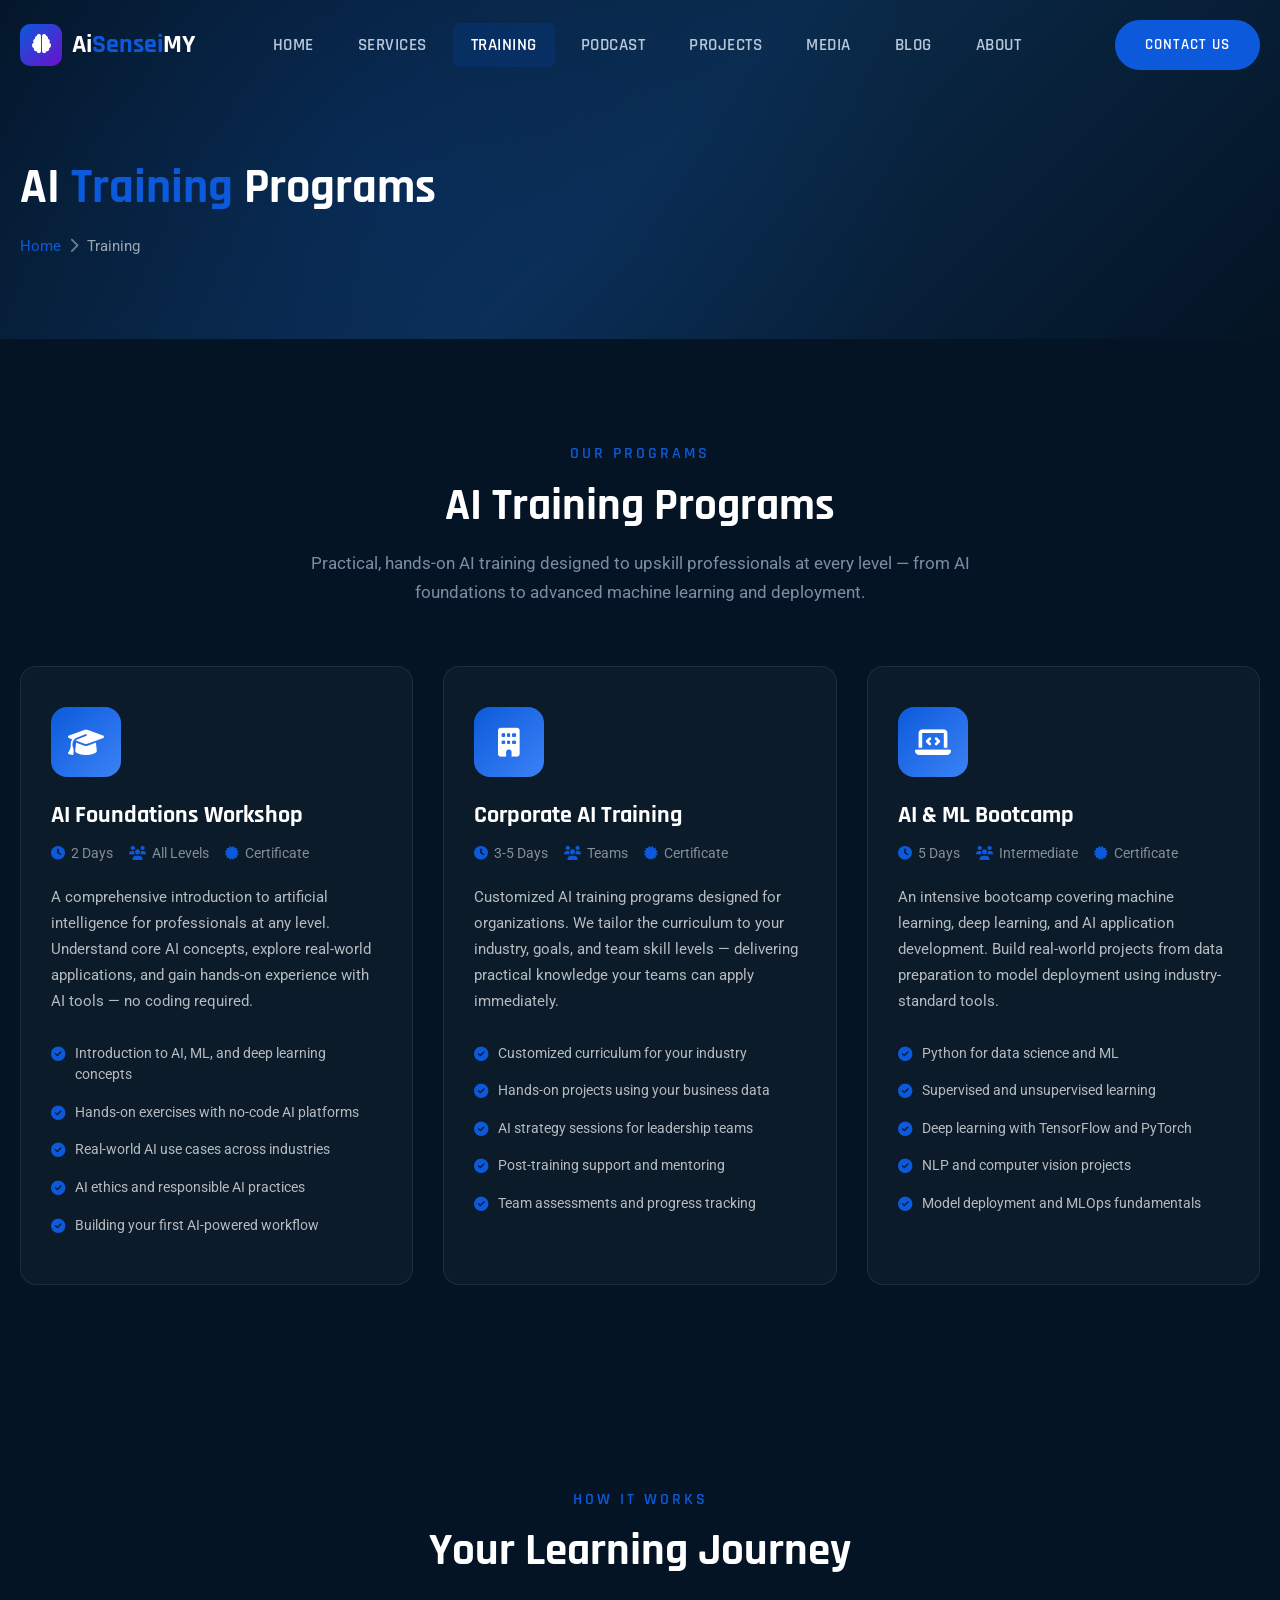
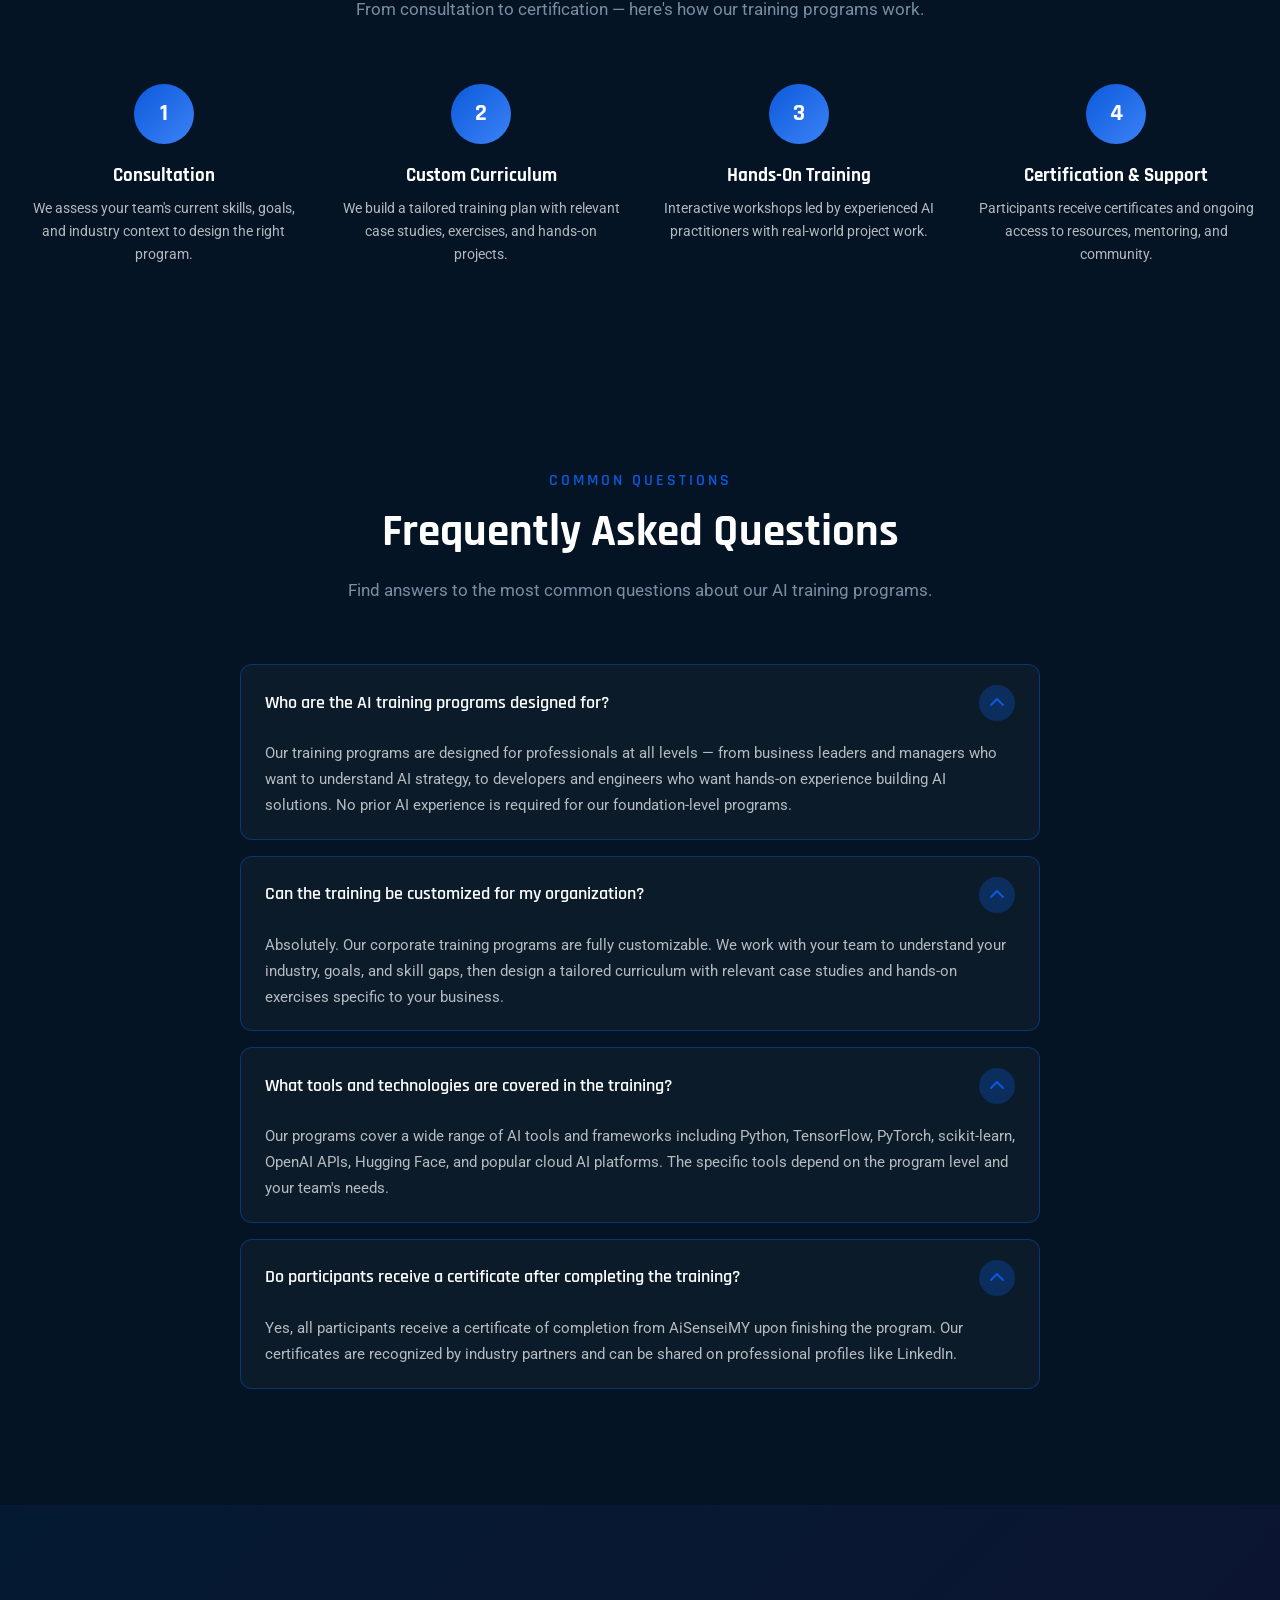
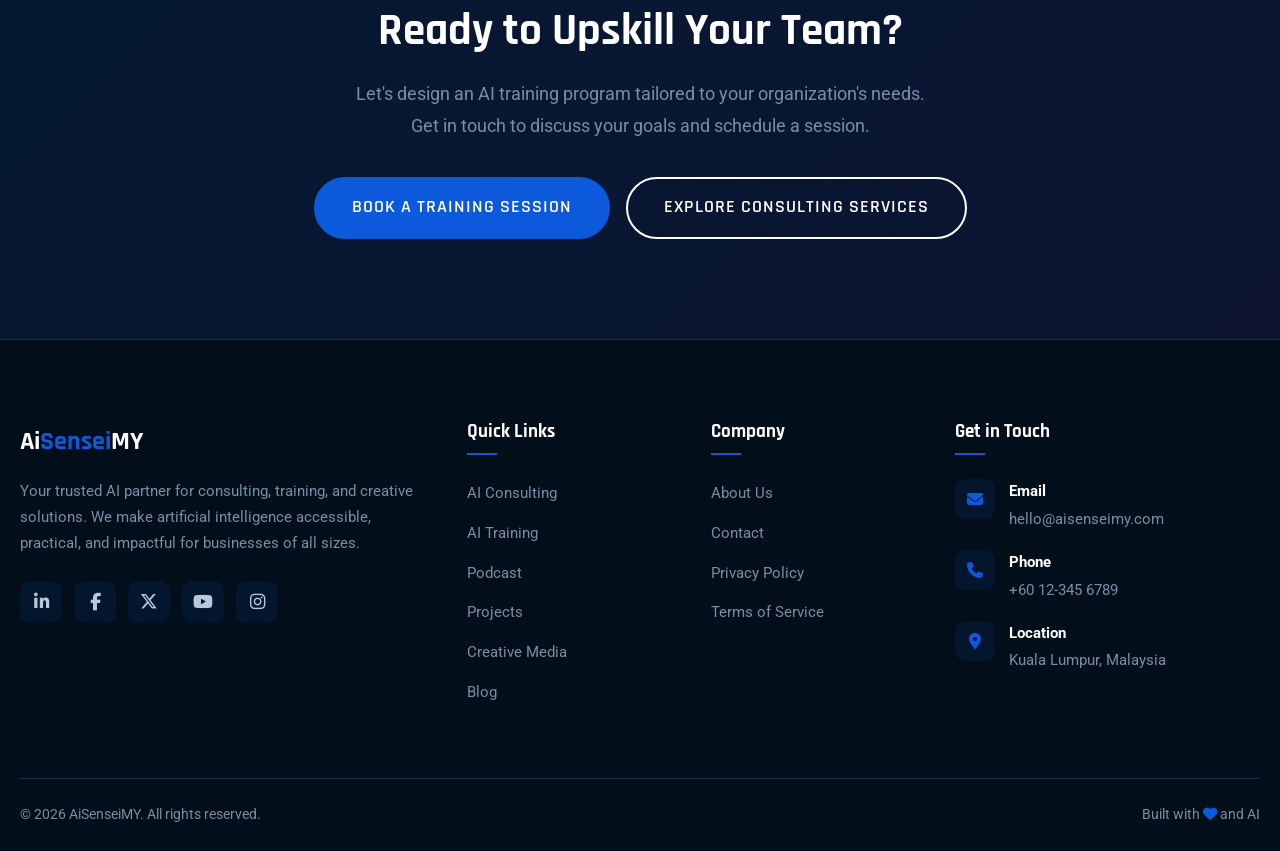
<file: training.html>
<!DOCTYPE html>
<html lang="en">
<head>
  <meta charset="UTF-8">
  <meta name="viewport" content="width=device-width, initial-scale=1.0">
  <title>AI Training Programs | AiSenseiMY - Workshops, Courses &amp; Upskilling</title>
  <meta name="description" content="AiSenseiMY offers hands-on AI training programs including workshops, corporate training, and bootcamps. Upskill your team in machine learning, data science, and practical AI applications.">
  <meta name="keywords" content="AI training, AI workshops, machine learning course, AI bootcamp, corporate AI training, data science training Malaysia, AI upskilling, AI certification">
  <meta name="author" content="AiSenseiMY">
  <link rel="canonical" href="https://aisenseimy.github.io/training.html">

  <!-- Open Graph -->
  <meta property="og:title" content="AI Training Programs | AiSenseiMY">
  <meta property="og:description" content="Hands-on AI training programs — workshops, corporate training, and bootcamps to upskill your team in machine learning and practical AI.">
  <meta property="og:type" content="website">
  <meta property="og:url" content="https://aisenseimy.github.io/training.html">

  <!-- Fonts -->
  <link rel="preconnect" href="https://fonts.googleapis.com">
  <link rel="preconnect" href="https://fonts.gstatic.com" crossorigin>
  <link href="https://fonts.googleapis.com/css2?family=Rajdhani:wght@400;500;600;700&family=Roboto:wght@300;400;500;700&display=swap" rel="stylesheet">

  <!-- Icons -->
  <link rel="stylesheet" href="https://cdnjs.cloudflare.com/ajax/libs/font-awesome/6.5.1/css/all.min.css">

  <!-- Stylesheet -->
  <link rel="stylesheet" href="assets/css/style.css">

  <!-- Schema: Course -->
  <script type="application/ld+json">
  {
    "@context": "https://schema.org",
    "@type": "ItemList",
    "name": "AI Training Programs by AiSenseiMY",
    "itemListElement": [
      {
        "@type": "Course",
        "position": 1,
        "name": "AI Foundations Workshop",
        "description": "A comprehensive introduction to artificial intelligence concepts, tools, and real-world applications for professionals at any level.",
        "provider": {
          "@type": "Organization",
          "name": "AiSenseiMY",
          "url": "https://aisenseimy.github.io"
        }
      },
      {
        "@type": "Course",
        "position": 2,
        "name": "Corporate AI Training",
        "description": "Customized AI training programs designed for organizations looking to upskill their teams with practical, industry-specific AI knowledge.",
        "provider": {
          "@type": "Organization",
          "name": "AiSenseiMY",
          "url": "https://aisenseimy.github.io"
        }
      },
      {
        "@type": "Course",
        "position": 3,
        "name": "AI & ML Bootcamp",
        "description": "Intensive hands-on bootcamp covering machine learning, deep learning, and AI application development with real-world projects.",
        "provider": {
          "@type": "Organization",
          "name": "AiSenseiMY",
          "url": "https://aisenseimy.github.io"
        }
      }
    ]
  }
  </script>

  <!-- Schema: FAQ -->
  <script type="application/ld+json">
  {
    "@context": "https://schema.org",
    "@type": "FAQPage",
    "mainEntity": [
      {
        "@type": "Question",
        "name": "Who are the AI training programs designed for?",
        "acceptedAnswer": {
          "@type": "Answer",
          "text": "Our training programs are designed for professionals at all levels — from business leaders and managers who want to understand AI strategy, to developers and engineers who want hands-on experience building AI solutions. No prior AI experience is required for our foundation-level programs."
        }
      },
      {
        "@type": "Question",
        "name": "Can the training be customized for my organization?",
        "acceptedAnswer": {
          "@type": "Answer",
          "text": "Absolutely. Our corporate training programs are fully customizable. We work with your team to understand your industry, goals, and skill gaps, then design a tailored curriculum with relevant case studies and hands-on exercises specific to your business."
        }
      },
      {
        "@type": "Question",
        "name": "What tools and technologies are covered in the training?",
        "acceptedAnswer": {
          "@type": "Answer",
          "text": "Our programs cover a wide range of AI tools and frameworks including Python, TensorFlow, PyTorch, scikit-learn, OpenAI APIs, Hugging Face, and popular cloud AI platforms. The specific tools depend on the program level and your team's needs."
        }
      },
      {
        "@type": "Question",
        "name": "Do participants receive a certificate after completing the training?",
        "acceptedAnswer": {
          "@type": "Answer",
          "text": "Yes, all participants receive a certificate of completion from AiSenseiMY upon finishing the program. Our certificates are recognized by industry partners and can be shared on professional profiles like LinkedIn."
        }
      }
    ]
  }
  </script>

  <!-- Page-specific styles -->
  <style>
    /* Page Banner */
    .page-banner {
      padding: 160px 0 80px;
      position: relative;
      overflow: hidden;
      background: linear-gradient(135deg, #041424 0%, #0a2a4a 50%, #041424 100%);
    }

    .page-banner::before {
      content: '';
      position: absolute;
      top: 0;
      left: 0;
      width: 100%;
      height: 100%;
      background: radial-gradient(circle at 30% 50%, rgba(12, 90, 219, 0.15) 0%, transparent 60%);
      pointer-events: none;
    }

    .page-banner .container {
      position: relative;
      z-index: 2;
    }

    .page-banner h1 {
      font-family: 'Rajdhani', sans-serif;
      font-size: 3rem;
      font-weight: 700;
      color: #fff;
      margin-bottom: 16px;
    }

    .page-banner h1 .highlight {
      color: #0c5adb;
    }

    .breadcrumb {
      display: flex;
      align-items: center;
      gap: 8px;
      font-family: 'Roboto', sans-serif;
      font-size: 0.95rem;
      color: rgba(255, 255, 255, 0.6);
    }

    .breadcrumb a {
      color: #0c5adb;
      text-decoration: none;
      transition: color 0.3s;
    }

    .breadcrumb a:hover {
      color: #3b82f6;
    }

    .breadcrumb .separator {
      color: rgba(255, 255, 255, 0.4);
    }

    /* Training Program Cards */
    .training-grid {
      display: grid;
      grid-template-columns: repeat(3, 1fr);
      gap: 30px;
    }

    .training-card {
      background: rgba(255, 255, 255, 0.03);
      border: 1px solid rgba(255, 255, 255, 0.08);
      border-radius: 16px;
      padding: 40px 30px;
      transition: transform 0.3s, border-color 0.3s, box-shadow 0.3s;
    }

    .training-card:hover {
      transform: translateY(-5px);
      border-color: rgba(12, 90, 219, 0.4);
      box-shadow: 0 20px 40px rgba(0, 0, 0, 0.3);
    }

    .training-icon {
      width: 70px;
      height: 70px;
      border-radius: 16px;
      background: linear-gradient(135deg, #0c5adb, #3b82f6);
      display: flex;
      align-items: center;
      justify-content: center;
      font-size: 1.8rem;
      color: #fff;
      margin-bottom: 24px;
    }

    .training-card h3 {
      font-family: 'Rajdhani', sans-serif;
      font-size: 1.5rem;
      font-weight: 700;
      color: #fff;
      margin-bottom: 12px;
    }

    .training-card > p {
      font-family: 'Roboto', sans-serif;
      color: rgba(255, 255, 255, 0.7);
      font-size: 0.95rem;
      line-height: 1.7;
      margin-bottom: 20px;
    }

    .training-card ul {
      list-style: none;
      padding: 0;
      margin: 0;
    }

    .training-card ul li {
      font-family: 'Roboto', sans-serif;
      color: rgba(255, 255, 255, 0.7);
      font-size: 0.9rem;
      padding: 8px 0;
      display: flex;
      align-items: flex-start;
      gap: 10px;
      line-height: 1.5;
    }

    .training-card ul li i {
      color: #0c5adb;
      margin-top: 4px;
      flex-shrink: 0;
    }

    .training-meta {
      display: flex;
      align-items: center;
      gap: 16px;
      margin-bottom: 20px;
      flex-wrap: wrap;
    }

    .training-meta span {
      font-family: 'Roboto', sans-serif;
      font-size: 0.85rem;
      color: rgba(255, 255, 255, 0.5);
      display: flex;
      align-items: center;
      gap: 6px;
    }

    .training-meta span i {
      color: #0c5adb;
    }

    /* How It Works */
    .steps-grid {
      display: grid;
      grid-template-columns: repeat(4, 1fr);
      gap: 30px;
      position: relative;
    }

    .step-card {
      text-align: center;
      position: relative;
    }

    .step-number {
      width: 60px;
      height: 60px;
      border-radius: 50%;
      background: linear-gradient(135deg, #0c5adb, #3b82f6);
      display: flex;
      align-items: center;
      justify-content: center;
      font-family: 'Rajdhani', sans-serif;
      font-size: 1.5rem;
      font-weight: 700;
      color: #fff;
      margin: 0 auto 20px;
    }

    .step-card h4 {
      font-family: 'Rajdhani', sans-serif;
      font-size: 1.2rem;
      font-weight: 700;
      color: #fff;
      margin-bottom: 10px;
    }

    .step-card p {
      font-family: 'Roboto', sans-serif;
      color: rgba(255, 255, 255, 0.7);
      font-size: 0.9rem;
      line-height: 1.6;
    }

    /* FAQ Section */
    .faq-list {
      max-width: 800px;
      margin: 0 auto;
    }

    .faq-item {
      background: rgba(255, 255, 255, 0.03);
      border: 1px solid rgba(255, 255, 255, 0.08);
      border-radius: 12px;
      margin-bottom: 16px;
      overflow: hidden;
      transition: border-color 0.3s;
    }

    .faq-item.active {
      border-color: rgba(12, 90, 219, 0.4);
    }

    .faq-question {
      padding: 20px 24px;
      display: flex;
      align-items: center;
      justify-content: space-between;
      cursor: pointer;
      gap: 16px;
    }

    .faq-question h4 {
      font-family: 'Rajdhani', sans-serif;
      font-size: 1.1rem;
      font-weight: 600;
      color: #fff;
      margin: 0;
      flex: 1;
    }

    .faq-question .faq-toggle {
      width: 36px;
      height: 36px;
      border-radius: 50%;
      background: rgba(12, 90, 219, 0.15);
      display: flex;
      align-items: center;
      justify-content: center;
      color: #0c5adb;
      flex-shrink: 0;
      transition: transform 0.3s, background 0.3s;
    }

    .faq-item.active .faq-toggle {
      transform: rotate(180deg);
      background: rgba(12, 90, 219, 0.3);
    }

    .faq-answer {
      max-height: 0;
      overflow: hidden;
      transition: max-height 0.4s ease, padding 0.3s ease;
    }

    .faq-item.active .faq-answer {
      max-height: 300px;
    }

    .faq-answer p {
      font-family: 'Roboto', sans-serif;
      color: rgba(255, 255, 255, 0.7);
      font-size: 0.95rem;
      line-height: 1.7;
      padding: 0 24px 20px;
      margin: 0;
    }

    /* Responsive */
    @media (max-width: 992px) {
      .training-grid {
        grid-template-columns: 1fr;
      }
      .steps-grid {
        grid-template-columns: repeat(2, 1fr);
      }
    }

    @media (max-width: 768px) {
      .page-banner {
        padding: 130px 0 60px;
      }
      .page-banner h1 {
        font-size: 2.2rem;
      }
      .steps-grid {
        grid-template-columns: 1fr;
      }
    }
  </style>
</head>
<body>

  <!-- ========================================
       Navigation
       ======================================== -->
  <nav class="navbar" id="navbar">
    <div class="container">
      <a href="/" class="nav-logo">
        <div class="logo-icon"><i class="fas fa-brain"></i></div>
        <div class="logo-text">Ai<span>Sensei</span>MY</div>
      </a>

      <ul class="nav-menu" id="navMenu">
        <li><a href="/">Home</a></li>
        <li><a href="services.html">Services</a></li>
        <li><a href="training.html" class="active">Training</a></li>
        <li><a href="podcast.html">Podcast</a></li>
        <li><a href="projects.html">Projects</a></li>
        <li><a href="media.html">Media</a></li>
        <li><a href="blog.html">Blog</a></li>
        <li><a href="about.html">About</a></li>
      </ul>

      <div class="nav-cta">
        <a href="contact.html" class="btn btn-primary">Contact Us</a>
      </div>

      <div class="nav-toggle" id="navToggle" onclick="toggleMenu()">
        <span></span>
        <span></span>
        <span></span>
      </div>
    </div>
  </nav>

  <!-- ========================================
       Page Banner
       ======================================== -->
  <section class="page-banner">
    <div class="container">
      <h1>AI <span class="highlight">Training</span> Programs</h1>
      <div class="breadcrumb">
        <a href="/">Home</a>
        <span class="separator"><i class="fas fa-chevron-right"></i></span>
        <span>Training</span>
      </div>
    </div>
  </section>

  <!-- ========================================
       Training Programs
       ======================================== -->
  <section class="section" id="training-programs">
    <div class="container">
      <div class="section-header reveal">
        <div class="section-subtitle">Our Programs</div>
        <h2 class="section-title">AI Training Programs</h2>
        <p class="section-desc">
          Practical, hands-on AI training designed to upskill professionals at every level —
          from AI foundations to advanced machine learning and deployment.
        </p>
      </div>

      <div class="training-grid">
        <!-- Card 1: AI Foundations Workshop -->
        <div class="training-card reveal">
          <div class="training-icon">
            <i class="fas fa-graduation-cap"></i>
          </div>
          <h3>AI Foundations Workshop</h3>
          <div class="training-meta">
            <span><i class="fas fa-clock"></i> 2 Days</span>
            <span><i class="fas fa-users"></i> All Levels</span>
            <span><i class="fas fa-certificate"></i> Certificate</span>
          </div>
          <p>
            A comprehensive introduction to artificial intelligence for professionals at any level.
            Understand core AI concepts, explore real-world applications, and gain hands-on
            experience with AI tools — no coding required.
          </p>
          <ul>
            <li><i class="fas fa-check-circle"></i> Introduction to AI, ML, and deep learning concepts</li>
            <li><i class="fas fa-check-circle"></i> Hands-on exercises with no-code AI platforms</li>
            <li><i class="fas fa-check-circle"></i> Real-world AI use cases across industries</li>
            <li><i class="fas fa-check-circle"></i> AI ethics and responsible AI practices</li>
            <li><i class="fas fa-check-circle"></i> Building your first AI-powered workflow</li>
          </ul>
        </div>

        <!-- Card 2: Corporate AI Training -->
        <div class="training-card reveal">
          <div class="training-icon">
            <i class="fas fa-building"></i>
          </div>
          <h3>Corporate AI Training</h3>
          <div class="training-meta">
            <span><i class="fas fa-clock"></i> 3-5 Days</span>
            <span><i class="fas fa-users"></i> Teams</span>
            <span><i class="fas fa-certificate"></i> Certificate</span>
          </div>
          <p>
            Customized AI training programs designed for organizations. We tailor the curriculum
            to your industry, goals, and team skill levels — delivering practical knowledge
            your teams can apply immediately.
          </p>
          <ul>
            <li><i class="fas fa-check-circle"></i> Customized curriculum for your industry</li>
            <li><i class="fas fa-check-circle"></i> Hands-on projects using your business data</li>
            <li><i class="fas fa-check-circle"></i> AI strategy sessions for leadership teams</li>
            <li><i class="fas fa-check-circle"></i> Post-training support and mentoring</li>
            <li><i class="fas fa-check-circle"></i> Team assessments and progress tracking</li>
          </ul>
        </div>

        <!-- Card 3: AI & ML Bootcamp -->
        <div class="training-card reveal">
          <div class="training-icon">
            <i class="fas fa-laptop-code"></i>
          </div>
          <h3>AI &amp; ML Bootcamp</h3>
          <div class="training-meta">
            <span><i class="fas fa-clock"></i> 5 Days</span>
            <span><i class="fas fa-users"></i> Intermediate</span>
            <span><i class="fas fa-certificate"></i> Certificate</span>
          </div>
          <p>
            An intensive bootcamp covering machine learning, deep learning, and AI application
            development. Build real-world projects from data preparation to model deployment
            using industry-standard tools.
          </p>
          <ul>
            <li><i class="fas fa-check-circle"></i> Python for data science and ML</li>
            <li><i class="fas fa-check-circle"></i> Supervised and unsupervised learning</li>
            <li><i class="fas fa-check-circle"></i> Deep learning with TensorFlow and PyTorch</li>
            <li><i class="fas fa-check-circle"></i> NLP and computer vision projects</li>
            <li><i class="fas fa-check-circle"></i> Model deployment and MLOps fundamentals</li>
          </ul>
        </div>
      </div>
    </div>
  </section>

  <!-- ========================================
       How It Works
       ======================================== -->
  <section class="section" id="how-it-works">
    <div class="container">
      <div class="section-header reveal">
        <div class="section-subtitle">How It Works</div>
        <h2 class="section-title">Your Learning Journey</h2>
        <p class="section-desc">
          From consultation to certification — here's how our training programs work.
        </p>
      </div>

      <div class="steps-grid">
        <div class="step-card reveal">
          <div class="step-number">1</div>
          <h4>Consultation</h4>
          <p>We assess your team's current skills, goals, and industry context to design the right program.</p>
        </div>

        <div class="step-card reveal">
          <div class="step-number">2</div>
          <h4>Custom Curriculum</h4>
          <p>We build a tailored training plan with relevant case studies, exercises, and hands-on projects.</p>
        </div>

        <div class="step-card reveal">
          <div class="step-number">3</div>
          <h4>Hands-On Training</h4>
          <p>Interactive workshops led by experienced AI practitioners with real-world project work.</p>
        </div>

        <div class="step-card reveal">
          <div class="step-number">4</div>
          <h4>Certification &amp; Support</h4>
          <p>Participants receive certificates and ongoing access to resources, mentoring, and community.</p>
        </div>
      </div>
    </div>
  </section>

  <!-- ========================================
       FAQ Section
       ======================================== -->
  <section class="section" id="faq">
    <div class="container">
      <div class="section-header reveal">
        <div class="section-subtitle">Common Questions</div>
        <h2 class="section-title">Frequently Asked Questions</h2>
        <p class="section-desc">
          Find answers to the most common questions about our AI training programs.
        </p>
      </div>

      <div class="faq-list">
        <div class="faq-item reveal">
          <div class="faq-question" onclick="toggleFaq(this)">
            <h4>Who are the AI training programs designed for?</h4>
            <div class="faq-toggle"><i class="fas fa-chevron-down"></i></div>
          </div>
          <div class="faq-answer">
            <p>Our training programs are designed for professionals at all levels — from business leaders and managers who want to understand AI strategy, to developers and engineers who want hands-on experience building AI solutions. No prior AI experience is required for our foundation-level programs.</p>
          </div>
        </div>

        <div class="faq-item reveal">
          <div class="faq-question" onclick="toggleFaq(this)">
            <h4>Can the training be customized for my organization?</h4>
            <div class="faq-toggle"><i class="fas fa-chevron-down"></i></div>
          </div>
          <div class="faq-answer">
            <p>Absolutely. Our corporate training programs are fully customizable. We work with your team to understand your industry, goals, and skill gaps, then design a tailored curriculum with relevant case studies and hands-on exercises specific to your business.</p>
          </div>
        </div>

        <div class="faq-item reveal">
          <div class="faq-question" onclick="toggleFaq(this)">
            <h4>What tools and technologies are covered in the training?</h4>
            <div class="faq-toggle"><i class="fas fa-chevron-down"></i></div>
          </div>
          <div class="faq-answer">
            <p>Our programs cover a wide range of AI tools and frameworks including Python, TensorFlow, PyTorch, scikit-learn, OpenAI APIs, Hugging Face, and popular cloud AI platforms. The specific tools depend on the program level and your team's needs.</p>
          </div>
        </div>

        <div class="faq-item reveal">
          <div class="faq-question" onclick="toggleFaq(this)">
            <h4>Do participants receive a certificate after completing the training?</h4>
            <div class="faq-toggle"><i class="fas fa-chevron-down"></i></div>
          </div>
          <div class="faq-answer">
            <p>Yes, all participants receive a certificate of completion from AiSenseiMY upon finishing the program. Our certificates are recognized by industry partners and can be shared on professional profiles like LinkedIn.</p>
          </div>
        </div>
      </div>
    </div>
  </section>

  <!-- ========================================
       CTA Section
       ======================================== -->
  <section class="cta-section">
    <div class="container">
      <div class="cta-content reveal">
        <h2 class="cta-title">Ready to Upskill Your Team?</h2>
        <p class="cta-desc">
          Let's design an AI training program tailored to your organization's needs.
          Get in touch to discuss your goals and schedule a session.
        </p>
        <div class="cta-buttons">
          <a href="contact.html" class="btn btn-primary">Book a Training Session</a>
          <a href="services.html" class="btn btn-outline">Explore Consulting Services</a>
        </div>
      </div>
    </div>
  </section>

  <!-- ========================================
       Footer
       ======================================== -->
  <footer class="footer" id="footer">
    <div class="container">
      <div class="footer-grid">
        <div class="footer-about">
          <div class="logo-text">Ai<span>Sensei</span>MY</div>
          <p>
            Your trusted AI partner for consulting, training, and creative solutions.
            We make artificial intelligence accessible, practical, and impactful for
            businesses of all sizes.
          </p>
          <div class="footer-social">
            <a href="#" aria-label="LinkedIn"><i class="fab fa-linkedin-in"></i></a>
            <a href="#" aria-label="Facebook"><i class="fab fa-facebook-f"></i></a>
            <a href="#" aria-label="Twitter"><i class="fab fa-x-twitter"></i></a>
            <a href="#" aria-label="YouTube"><i class="fab fa-youtube"></i></a>
            <a href="#" aria-label="Instagram"><i class="fab fa-instagram"></i></a>
          </div>
        </div>

        <div>
          <h4>Quick Links</h4>
          <ul class="footer-links">
            <li><a href="services.html">AI Consulting</a></li>
            <li><a href="training.html">AI Training</a></li>
            <li><a href="podcast.html">Podcast</a></li>
            <li><a href="projects.html">Projects</a></li>
            <li><a href="media.html">Creative Media</a></li>
            <li><a href="blog.html">Blog</a></li>
          </ul>
        </div>

        <div>
          <h4>Company</h4>
          <ul class="footer-links">
            <li><a href="about.html">About Us</a></li>
            <li><a href="contact.html">Contact</a></li>
            <li><a href="#">Privacy Policy</a></li>
            <li><a href="#">Terms of Service</a></li>
          </ul>
        </div>

        <div>
          <h4>Get in Touch</h4>
          <div class="footer-contact-item">
            <div class="icon"><i class="fas fa-envelope"></i></div>
            <div class="text">
              <strong>Email</strong>
              hello@aisenseimy.com
            </div>
          </div>
          <div class="footer-contact-item">
            <div class="icon"><i class="fas fa-phone"></i></div>
            <div class="text">
              <strong>Phone</strong>
              +60 12-345 6789
            </div>
          </div>
          <div class="footer-contact-item">
            <div class="icon"><i class="fas fa-map-marker-alt"></i></div>
            <div class="text">
              <strong>Location</strong>
              Kuala Lumpur, Malaysia
            </div>
          </div>
        </div>
      </div>

      <div class="footer-bottom">
        <p>&copy; 2026 AiSenseiMY. All rights reserved.</p>
        <p>Built with <i class="fas fa-heart" style="color: var(--primary);"></i> and AI</p>
      </div>
    </div>
  </footer>

  <!-- Scroll to Top -->
  <button class="scroll-top" id="scrollTop" onclick="scrollToTop()" aria-label="Scroll to top">
    <i class="fas fa-arrow-up"></i>
  </button>

  <!-- ========================================
       JavaScript
       ======================================== -->
  <script>
    // Navbar scroll effect
    const navbar = document.getElementById('navbar');
    window.addEventListener('scroll', () => {
      if (window.scrollY > 50) {
        navbar.classList.add('scrolled');
      } else {
        navbar.classList.remove('scrolled');
      }
    });

    // Mobile menu toggle
    function toggleMenu() {
      const menu = document.getElementById('navMenu');
      menu.classList.toggle('open');
    }

    // Close menu on link click (mobile)
    document.querySelectorAll('#navMenu a').forEach(link => {
      link.addEventListener('click', () => {
        document.getElementById('navMenu').classList.remove('open');
      });
    });

    // Scroll to top button
    const scrollTopBtn = document.getElementById('scrollTop');
    window.addEventListener('scroll', () => {
      if (window.scrollY > 500) {
        scrollTopBtn.classList.add('visible');
      } else {
        scrollTopBtn.classList.remove('visible');
      }
    });

    function scrollToTop() {
      window.scrollTo({ top: 0, behavior: 'smooth' });
    }

    // Scroll reveal animation
    const revealElements = document.querySelectorAll('.reveal');
    const revealObserver = new IntersectionObserver((entries) => {
      entries.forEach(entry => {
        if (entry.isIntersecting) {
          entry.target.classList.add('active');
        }
      });
    }, { threshold: 0.1 });

    revealElements.forEach(el => revealObserver.observe(el));

    // FAQ accordion
    function toggleFaq(el) {
      const item = el.parentElement;
      const isActive = item.classList.contains('active');

      // Close all FAQ items
      document.querySelectorAll('.faq-item').forEach(faq => {
        faq.classList.remove('active');
      });

      // Open clicked item if it wasn't already open
      if (!isActive) {
        item.classList.add('active');
      }
    }
  </script>

</body>
</html>
</file>
<file: assets/css/style.css>
/* ========================================
   AiSenseiMY - AI Technology Website
   Dark theme with blue accents
   ======================================== */

/* Reset & Base */
*, *::before, *::after {
  margin: 0;
  padding: 0;
  box-sizing: border-box;
}

:root {
  --primary: #0c5adb;
  --primary-dark: #0a4abf;
  --primary-light: #3d7be6;
  --accent: #61CE70;
  --dark-bg: #041424;
  --darker-bg: #020e1a;
  --card-bg: #0a1f35;
  --card-bg-hover: #0d2a47;
  --text-white: #ffffff;
  --text-light: #b8c7d9;
  --text-muted: #7a8ea3;
  --border-color: #1b2d4d;
  --gradient-1: linear-gradient(135deg, #0c5adb 0%, #6a11cb 100%);
  --gradient-2: linear-gradient(135deg, #041424 0%, #0a1f35 100%);
  --shadow: 0 10px 40px rgba(0, 0, 0, 0.3);
  --shadow-blue: 0 10px 40px rgba(12, 90, 219, 0.2);
}

html {
  scroll-behavior: smooth;
  font-size: 16px;
}

body {
  font-family: 'Roboto', sans-serif;
  background-color: var(--dark-bg);
  color: var(--text-light);
  line-height: 1.7;
  overflow-x: hidden;
}

a {
  text-decoration: none;
  color: var(--primary);
  transition: color 0.3s ease;
}

a:hover {
  color: var(--primary-light);
}

img {
  max-width: 100%;
  height: auto;
}

h1, h2, h3, h4, h5, h6 {
  font-family: 'Rajdhani', sans-serif;
  color: var(--text-white);
  font-weight: 700;
  line-height: 1.2;
}

.container {
  max-width: 1320px;
  margin: 0 auto;
  padding: 0 20px;
}

/* ========================================
   Buttons
   ======================================== */
.btn {
  display: inline-block;
  padding: 14px 36px;
  border-radius: 9999px;
  font-family: 'Rajdhani', sans-serif;
  font-size: 1.1rem;
  font-weight: 600;
  text-transform: uppercase;
  letter-spacing: 1px;
  transition: all 0.3s ease;
  cursor: pointer;
  border: 2px solid transparent;
}

.btn-primary {
  background: var(--primary);
  color: var(--text-white);
  border-color: var(--primary);
}

.btn-primary:hover {
  background: transparent;
  color: var(--primary);
  border-color: var(--primary);
  box-shadow: var(--shadow-blue);
}

.btn-outline {
  background: transparent;
  color: var(--text-white);
  border-color: var(--text-white);
}

.btn-outline:hover {
  background: var(--text-white);
  color: var(--dark-bg);
}

.btn-accent {
  background: var(--accent);
  color: var(--dark-bg);
  border-color: var(--accent);
}

.btn-accent:hover {
  background: transparent;
  color: var(--accent);
  border-color: var(--accent);
}

/* ========================================
   Section Styles
   ======================================== */
.section {
  padding: 100px 0;
  position: relative;
}

.section-header {
  text-align: center;
  margin-bottom: 60px;
}

.section-subtitle {
  display: inline-block;
  font-family: 'Rajdhani', sans-serif;
  font-size: 1rem;
  font-weight: 600;
  text-transform: uppercase;
  letter-spacing: 3px;
  color: var(--primary);
  margin-bottom: 12px;
  position: relative;
  padding-left: 45px;
}

.section-subtitle::before {
  content: '';
  position: absolute;
  left: 0;
  top: 50%;
  transform: translateY(-50%);
  width: 30px;
  height: 2px;
  background: var(--primary);
}

.section-header .section-subtitle {
  padding-left: 0;
}

.section-header .section-subtitle::before {
  display: none;
}

.section-title {
  font-size: 2.8rem;
  margin-bottom: 16px;
}

.section-desc {
  max-width: 680px;
  margin: 0 auto;
  color: var(--text-muted);
  font-size: 1.05rem;
}

/* ========================================
   Navigation
   ======================================== */
.navbar {
  position: fixed;
  top: 0;
  left: 0;
  width: 100%;
  z-index: 1000;
  padding: 20px 0;
  transition: all 0.3s ease;
}

.navbar.scrolled {
  background: rgba(4, 20, 36, 0.95);
  backdrop-filter: blur(10px);
  padding: 12px 0;
  box-shadow: 0 2px 20px rgba(0, 0, 0, 0.3);
}

.navbar .container {
  display: flex;
  align-items: center;
  justify-content: space-between;
}

.nav-logo {
  display: flex;
  align-items: center;
  gap: 10px;
}

.nav-logo .logo-icon {
  width: 42px;
  height: 42px;
  background: var(--gradient-1);
  border-radius: 10px;
  display: flex;
  align-items: center;
  justify-content: center;
  font-size: 1.2rem;
  color: white;
  font-weight: 700;
}

.nav-logo .logo-text {
  font-family: 'Rajdhani', sans-serif;
  font-size: 1.6rem;
  font-weight: 700;
  color: var(--text-white);
}

.nav-logo .logo-text span {
  color: var(--primary);
}

.nav-menu {
  display: flex;
  align-items: center;
  list-style: none;
  gap: 8px;
}

.nav-menu a {
  display: block;
  padding: 8px 18px;
  color: var(--text-light);
  font-family: 'Rajdhani', sans-serif;
  font-size: 1.05rem;
  font-weight: 600;
  text-transform: uppercase;
  letter-spacing: 0.5px;
  border-radius: 6px;
  transition: all 0.3s ease;
}

.nav-menu a:hover,
.nav-menu a.active {
  color: var(--text-white);
  background: rgba(12, 90, 219, 0.15);
}

.nav-cta {
  margin-left: 16px;
}

.nav-cta .btn {
  padding: 10px 28px;
  font-size: 0.95rem;
}

.nav-toggle {
  display: none;
  flex-direction: column;
  gap: 5px;
  cursor: pointer;
  padding: 5px;
}

.nav-toggle span {
  width: 28px;
  height: 3px;
  background: var(--text-white);
  border-radius: 2px;
  transition: all 0.3s ease;
}

/* ========================================
   Hero Section
   ======================================== */
.hero {
  min-height: 100vh;
  display: flex;
  align-items: center;
  position: relative;
  overflow: hidden;
  padding-top: 80px;
}

.hero-bg {
  position: absolute;
  inset: 0;
  background: var(--gradient-2);
  z-index: 0;
}

.hero-bg::before {
  content: '';
  position: absolute;
  top: -50%;
  right: -20%;
  width: 800px;
  height: 800px;
  background: radial-gradient(circle, rgba(12, 90, 219, 0.15) 0%, transparent 70%);
  border-radius: 50%;
  animation: pulse 8s ease-in-out infinite;
}

.hero-bg::after {
  content: '';
  position: absolute;
  bottom: -30%;
  left: -10%;
  width: 600px;
  height: 600px;
  background: radial-gradient(circle, rgba(106, 17, 203, 0.1) 0%, transparent 70%);
  border-radius: 50%;
  animation: pulse 10s ease-in-out infinite reverse;
}

@keyframes pulse {
  0%, 100% { transform: scale(1); opacity: 0.5; }
  50% { transform: scale(1.2); opacity: 1; }
}

/* Particle dots */
.hero-particles {
  position: absolute;
  inset: 0;
  overflow: hidden;
  z-index: 1;
}

.particle {
  position: absolute;
  width: 4px;
  height: 4px;
  background: rgba(12, 90, 219, 0.4);
  border-radius: 50%;
  animation: float linear infinite;
}

@keyframes float {
  0% { transform: translateY(100vh) rotate(0deg); opacity: 0; }
  10% { opacity: 1; }
  90% { opacity: 1; }
  100% { transform: translateY(-10vh) rotate(720deg); opacity: 0; }
}

.hero .container {
  position: relative;
  z-index: 2;
}

.hero-content {
  display: grid;
  grid-template-columns: 1fr 1fr;
  gap: 60px;
  align-items: center;
}

.hero-text .section-subtitle {
  margin-bottom: 20px;
}

.hero-title {
  font-size: 3.8rem;
  margin-bottom: 24px;
  line-height: 1.1;
}

.hero-title .highlight {
  background: var(--gradient-1);
  -webkit-background-clip: text;
  -webkit-text-fill-color: transparent;
  background-clip: text;
}

.hero-desc {
  font-size: 1.15rem;
  color: var(--text-muted);
  margin-bottom: 36px;
  max-width: 520px;
}

.hero-buttons {
  display: flex;
  gap: 16px;
  flex-wrap: wrap;
}

.hero-visual {
  display: flex;
  justify-content: center;
  align-items: center;
  position: relative;
}

.hero-graphic {
  width: 100%;
  max-width: 500px;
  aspect-ratio: 1;
  position: relative;
}

.hero-circle {
  position: absolute;
  border-radius: 50%;
  border: 1px solid rgba(12, 90, 219, 0.2);
  animation: spin 20s linear infinite;
}

.hero-circle:nth-child(1) {
  inset: 0;
}

.hero-circle:nth-child(2) {
  inset: 40px;
  animation-direction: reverse;
  animation-duration: 25s;
  border-color: rgba(106, 17, 203, 0.15);
}

.hero-circle:nth-child(3) {
  inset: 80px;
  animation-duration: 30s;
}

.hero-circle::after {
  content: '';
  position: absolute;
  top: 0;
  left: 50%;
  width: 12px;
  height: 12px;
  background: var(--primary);
  border-radius: 50%;
  transform: translate(-50%, -50%);
  box-shadow: 0 0 20px rgba(12, 90, 219, 0.5);
}

.hero-circle:nth-child(2)::after {
  background: #6a11cb;
  box-shadow: 0 0 20px rgba(106, 17, 203, 0.5);
}

.hero-circle:nth-child(3)::after {
  background: var(--accent);
  box-shadow: 0 0 20px rgba(97, 206, 112, 0.5);
}

@keyframes spin {
  100% { transform: rotate(360deg); }
}

.hero-center-icon {
  position: absolute;
  top: 50%;
  left: 50%;
  transform: translate(-50%, -50%);
  width: 120px;
  height: 120px;
  background: var(--gradient-1);
  border-radius: 30px;
  display: flex;
  align-items: center;
  justify-content: center;
  font-size: 3rem;
  box-shadow: 0 0 60px rgba(12, 90, 219, 0.4);
}

/* ========================================
   Marquee / Scrolling Text
   ======================================== */
.marquee-section {
  padding: 30px 0;
  background: var(--primary);
  overflow: hidden;
  position: relative;
}

.marquee-track {
  display: flex;
  animation: marquee 30s linear infinite;
  white-space: nowrap;
}

.marquee-item {
  font-family: 'Rajdhani', sans-serif;
  font-size: 1.5rem;
  font-weight: 700;
  text-transform: uppercase;
  color: var(--text-white);
  padding: 0 40px;
  display: flex;
  align-items: center;
  gap: 20px;
  flex-shrink: 0;
}

.marquee-item .dot {
  width: 8px;
  height: 8px;
  background: var(--text-white);
  border-radius: 50%;
  opacity: 0.6;
}

@keyframes marquee {
  0% { transform: translateX(0); }
  100% { transform: translateX(-50%); }
}

/* ========================================
   About Section
   ======================================== */
.about-grid {
  display: grid;
  grid-template-columns: 1fr 1fr;
  gap: 80px;
  align-items: center;
}

.about-image {
  position: relative;
}

.about-image-main {
  border-radius: 16px;
  overflow: hidden;
  box-shadow: var(--shadow);
}

.about-image-main img {
  width: 100%;
  display: block;
}

.about-image-placeholder {
  width: 100%;
  aspect-ratio: 4/3;
  background: var(--gradient-1);
  display: flex;
  align-items: center;
  justify-content: center;
  font-size: 4rem;
  border-radius: 16px;
}

.about-badge {
  position: absolute;
  bottom: -30px;
  right: -30px;
  width: 140px;
  height: 140px;
  background: var(--primary);
  border-radius: 50%;
  display: flex;
  flex-direction: column;
  align-items: center;
  justify-content: center;
  box-shadow: var(--shadow-blue);
  border: 5px solid var(--dark-bg);
}

.about-badge .number {
  font-family: 'Rajdhani', sans-serif;
  font-size: 2.5rem;
  font-weight: 700;
  color: var(--text-white);
  line-height: 1;
}

.about-badge .label {
  font-size: 0.75rem;
  color: rgba(255,255,255,0.8);
  text-transform: uppercase;
  letter-spacing: 1px;
}

.about-text .section-subtitle {
  margin-bottom: 12px;
}

.about-text .section-title {
  text-align: left;
  margin-bottom: 20px;
}

.about-text p {
  margin-bottom: 20px;
}

.about-features {
  display: grid;
  grid-template-columns: 1fr 1fr;
  gap: 16px;
  margin: 28px 0;
}

.about-feature {
  display: flex;
  align-items: center;
  gap: 12px;
}

.about-feature .icon {
  width: 40px;
  height: 40px;
  min-width: 40px;
  background: rgba(12, 90, 219, 0.1);
  border-radius: 10px;
  display: flex;
  align-items: center;
  justify-content: center;
  color: var(--primary);
  font-size: 1.1rem;
}

.about-feature span {
  font-family: 'Rajdhani', sans-serif;
  font-weight: 600;
  color: var(--text-white);
  font-size: 1rem;
}

/* ========================================
   Services Section
   ======================================== */
.services-section {
  background: var(--darker-bg);
}

.services-grid {
  display: grid;
  grid-template-columns: repeat(3, 1fr);
  gap: 30px;
}

.service-card {
  background: var(--card-bg);
  border-radius: 16px;
  padding: 40px 32px;
  transition: all 0.4s ease;
  border: 1px solid transparent;
  position: relative;
  overflow: hidden;
}

.service-card::before {
  content: '';
  position: absolute;
  top: 0;
  left: 0;
  width: 100%;
  height: 3px;
  background: var(--gradient-1);
  transform: scaleX(0);
  transform-origin: left;
  transition: transform 0.4s ease;
}

.service-card:hover {
  background: var(--card-bg-hover);
  border-color: rgba(12, 90, 219, 0.2);
  transform: translateY(-8px);
  box-shadow: var(--shadow-blue);
}

.service-card:hover::before {
  transform: scaleX(1);
}

.service-icon {
  width: 70px;
  height: 70px;
  background: rgba(12, 90, 219, 0.1);
  border-radius: 16px;
  display: flex;
  align-items: center;
  justify-content: center;
  font-size: 1.8rem;
  color: var(--primary);
  margin-bottom: 24px;
  transition: all 0.3s ease;
}

.service-card:hover .service-icon {
  background: var(--primary);
  color: var(--text-white);
}

.service-card h3 {
  font-size: 1.4rem;
  margin-bottom: 14px;
}

.service-card p {
  color: var(--text-muted);
  font-size: 0.95rem;
  margin-bottom: 20px;
}

.service-link {
  font-family: 'Rajdhani', sans-serif;
  font-weight: 600;
  text-transform: uppercase;
  font-size: 0.95rem;
  color: var(--primary);
  display: inline-flex;
  align-items: center;
  gap: 8px;
  transition: gap 0.3s ease;
}

.service-link:hover {
  gap: 14px;
}

/* ========================================
   Stats / Counter Section
   ======================================== */
.stats-section {
  background: var(--primary);
  padding: 60px 0;
  position: relative;
  overflow: hidden;
}

.stats-section::before {
  content: '';
  position: absolute;
  top: 0;
  left: 0;
  right: 0;
  bottom: 0;
  background: url("data:image/svg+xml,%3Csvg width='60' height='60' viewBox='0 0 60 60' xmlns='http://www.w3.org/2000/svg'%3E%3Cg fill='none' fill-rule='evenodd'%3E%3Cg fill='%23ffffff' fill-opacity='0.05'%3E%3Cpath d='M36 34v-4h-2v4h-4v2h4v4h2v-4h4v-2h-4zm0-30V0h-2v4h-4v2h4v4h2V6h4V4h-4zM6 34v-4H4v4H0v2h4v4h2v-4h4v-2H6zM6 4V0H4v4H0v2h4v4h2V6h4V4H6z'/%3E%3C/g%3E%3C/g%3E%3C/svg%3E");
  opacity: 0.5;
}

.stats-grid {
  display: grid;
  grid-template-columns: repeat(4, 1fr);
  gap: 30px;
  position: relative;
  z-index: 1;
}

.stat-item {
  text-align: center;
}

.stat-number {
  font-family: 'Rajdhani', sans-serif;
  font-size: 3.2rem;
  font-weight: 700;
  color: var(--text-white);
  line-height: 1;
  margin-bottom: 8px;
}

.stat-label {
  font-size: 1rem;
  color: rgba(255, 255, 255, 0.8);
  text-transform: uppercase;
  letter-spacing: 1px;
}

/* ========================================
   Why Choose Us
   ======================================== */
.why-grid {
  display: grid;
  grid-template-columns: 1fr 1fr;
  gap: 80px;
  align-items: center;
}

.why-items {
  display: flex;
  flex-direction: column;
  gap: 28px;
}

.why-item {
  display: flex;
  gap: 20px;
  padding: 24px;
  background: var(--card-bg);
  border-radius: 12px;
  transition: all 0.3s ease;
  border: 1px solid transparent;
}

.why-item:hover {
  border-color: rgba(12, 90, 219, 0.2);
  background: var(--card-bg-hover);
}

.why-item .icon {
  width: 56px;
  height: 56px;
  min-width: 56px;
  background: rgba(12, 90, 219, 0.1);
  border-radius: 14px;
  display: flex;
  align-items: center;
  justify-content: center;
  font-size: 1.5rem;
  color: var(--primary);
}

.why-item h4 {
  font-size: 1.2rem;
  margin-bottom: 8px;
}

.why-item p {
  color: var(--text-muted);
  font-size: 0.95rem;
}

.why-visual {
  position: relative;
}

.why-card-stack {
  display: grid;
  grid-template-columns: 1fr 1fr;
  gap: 20px;
}

.why-card {
  background: var(--card-bg);
  border-radius: 16px;
  padding: 32px 24px;
  text-align: center;
  border: 1px solid rgba(12, 90, 219, 0.1);
  transition: all 0.3s ease;
}

.why-card:nth-child(2) {
  margin-top: 40px;
}

.why-card:nth-child(3) {
  margin-top: -40px;
}

.why-card:hover {
  border-color: rgba(12, 90, 219, 0.3);
  transform: translateY(-4px);
}

.why-card .icon {
  font-size: 2.5rem;
  margin-bottom: 16px;
}

.why-card h4 {
  font-size: 1.1rem;
  margin-bottom: 8px;
}

.why-card p {
  color: var(--text-muted);
  font-size: 0.85rem;
}

/* ========================================
   Testimonials
   ======================================== */
.testimonials-section {
  background: var(--darker-bg);
}

.testimonials-grid {
  display: grid;
  grid-template-columns: repeat(3, 1fr);
  gap: 30px;
}

.testimonial-card {
  background: var(--card-bg);
  border-radius: 16px;
  padding: 36px;
  position: relative;
  border: 1px solid transparent;
  transition: all 0.3s ease;
}

.testimonial-card:hover {
  border-color: rgba(12, 90, 219, 0.2);
}

.testimonial-quote {
  font-size: 2.5rem;
  color: var(--primary);
  opacity: 0.4;
  line-height: 1;
  margin-bottom: 12px;
}

.testimonial-text {
  color: var(--text-light);
  font-size: 1rem;
  font-style: italic;
  margin-bottom: 24px;
  line-height: 1.8;
}

.testimonial-author {
  display: flex;
  align-items: center;
  gap: 14px;
}

.testimonial-avatar {
  width: 50px;
  height: 50px;
  border-radius: 50%;
  background: var(--gradient-1);
  display: flex;
  align-items: center;
  justify-content: center;
  font-weight: 700;
  color: var(--text-white);
  font-size: 1.1rem;
}

.testimonial-name {
  font-family: 'Rajdhani', sans-serif;
  font-weight: 600;
  color: var(--text-white);
  font-size: 1.05rem;
}

.testimonial-role {
  font-size: 0.85rem;
  color: var(--text-muted);
}

/* ========================================
   CTA Section
   ======================================== */
.cta-section {
  padding: 100px 0;
  text-align: center;
  position: relative;
  overflow: hidden;
}

.cta-section::before {
  content: '';
  position: absolute;
  inset: 0;
  background: var(--gradient-1);
  opacity: 0.08;
}

.cta-content {
  position: relative;
  z-index: 1;
}

.cta-title {
  font-size: 2.8rem;
  margin-bottom: 20px;
}

.cta-desc {
  font-size: 1.15rem;
  color: var(--text-muted);
  max-width: 600px;
  margin: 0 auto 36px;
}

.cta-buttons {
  display: flex;
  gap: 16px;
  justify-content: center;
  flex-wrap: wrap;
}

/* ========================================
   Blog Preview
   ======================================== */
.blog-grid {
  display: grid;
  grid-template-columns: repeat(3, 1fr);
  gap: 30px;
}

.blog-card {
  background: var(--card-bg);
  border-radius: 16px;
  overflow: hidden;
  transition: all 0.3s ease;
  border: 1px solid transparent;
}

.blog-card:hover {
  transform: translateY(-6px);
  border-color: rgba(12, 90, 219, 0.2);
  box-shadow: var(--shadow-blue);
}

.blog-thumb {
  width: 100%;
  aspect-ratio: 16/9;
  background: var(--gradient-1);
  display: flex;
  align-items: center;
  justify-content: center;
  font-size: 2.5rem;
  position: relative;
  overflow: hidden;
}

.blog-thumb .overlay {
  position: absolute;
  inset: 0;
  background: rgba(4, 20, 36, 0.4);
  opacity: 0;
  transition: opacity 0.3s ease;
}

.blog-card:hover .blog-thumb .overlay {
  opacity: 1;
}

.blog-body {
  padding: 28px;
}

.blog-meta {
  display: flex;
  gap: 20px;
  margin-bottom: 14px;
  font-size: 0.85rem;
  color: var(--text-muted);
}

.blog-meta span {
  display: flex;
  align-items: center;
  gap: 6px;
}

.blog-card h3 {
  font-size: 1.25rem;
  margin-bottom: 12px;
  transition: color 0.3s ease;
}

.blog-card:hover h3 {
  color: var(--primary);
}

.blog-card p {
  color: var(--text-muted);
  font-size: 0.92rem;
  margin-bottom: 18px;
}

/* ========================================
   Footer
   ======================================== */
.footer {
  background: var(--darker-bg);
  padding: 80px 0 0;
  border-top: 1px solid var(--border-color);
}

.footer-grid {
  display: grid;
  grid-template-columns: 2fr 1fr 1fr 1.5fr;
  gap: 40px;
  padding-bottom: 60px;
}

.footer-about .logo-text {
  font-family: 'Rajdhani', sans-serif;
  font-size: 1.6rem;
  font-weight: 700;
  color: var(--text-white);
  margin-bottom: 16px;
}

.footer-about .logo-text span {
  color: var(--primary);
}

.footer-about p {
  color: var(--text-muted);
  margin-bottom: 24px;
  font-size: 0.95rem;
}

.footer-social {
  display: flex;
  gap: 12px;
}

.footer-social a {
  width: 42px;
  height: 42px;
  background: rgba(12, 90, 219, 0.1);
  border-radius: 10px;
  display: flex;
  align-items: center;
  justify-content: center;
  color: var(--text-light);
  transition: all 0.3s ease;
  font-size: 1.1rem;
}

.footer-social a:hover {
  background: var(--primary);
  color: var(--text-white);
}

.footer h4 {
  font-size: 1.2rem;
  margin-bottom: 24px;
  position: relative;
  padding-bottom: 12px;
}

.footer h4::after {
  content: '';
  position: absolute;
  bottom: 0;
  left: 0;
  width: 30px;
  height: 2px;
  background: var(--primary);
}

.footer-links {
  list-style: none;
}

.footer-links li {
  margin-bottom: 12px;
}

.footer-links a {
  color: var(--text-muted);
  font-size: 0.95rem;
  transition: all 0.3s ease;
  display: inline-flex;
  align-items: center;
  gap: 8px;
}

.footer-links a:hover {
  color: var(--primary);
  padding-left: 4px;
}

.footer-contact-item {
  display: flex;
  gap: 14px;
  margin-bottom: 18px;
}

.footer-contact-item .icon {
  width: 40px;
  height: 40px;
  min-width: 40px;
  background: rgba(12, 90, 219, 0.1);
  border-radius: 10px;
  display: flex;
  align-items: center;
  justify-content: center;
  color: var(--primary);
}

.footer-contact-item .text {
  color: var(--text-muted);
  font-size: 0.92rem;
}

.footer-contact-item .text strong {
  display: block;
  color: var(--text-white);
  font-size: 0.95rem;
  margin-bottom: 2px;
}

.footer-bottom {
  border-top: 1px solid var(--border-color);
  padding: 24px 0;
  display: flex;
  align-items: center;
  justify-content: space-between;
}

.footer-bottom p {
  color: var(--text-muted);
  font-size: 0.9rem;
}

/* ========================================
   Scroll to Top
   ======================================== */
.scroll-top {
  position: fixed;
  bottom: 30px;
  right: 30px;
  width: 48px;
  height: 48px;
  background: var(--primary);
  border-radius: 12px;
  display: flex;
  align-items: center;
  justify-content: center;
  color: white;
  font-size: 1.2rem;
  cursor: pointer;
  opacity: 0;
  visibility: hidden;
  transition: all 0.3s ease;
  z-index: 999;
  border: none;
  box-shadow: var(--shadow-blue);
}

.scroll-top.visible {
  opacity: 1;
  visibility: visible;
}

.scroll-top:hover {
  background: var(--primary-dark);
  transform: translateY(-4px);
}

/* ========================================
   Animations (Scroll Reveal)
   ======================================== */
.reveal {
  opacity: 0;
  transform: translateY(30px);
  transition: all 0.7s ease;
}

.reveal.active {
  opacity: 1;
  transform: translateY(0);
}

/* ========================================
   Responsive
   ======================================== */
@media (max-width: 1024px) {
  .hero-title { font-size: 3rem; }
  .section-title { font-size: 2.4rem; }
  .services-grid { grid-template-columns: repeat(2, 1fr); }
  .testimonials-grid { grid-template-columns: repeat(2, 1fr); }
  .blog-grid { grid-template-columns: repeat(2, 1fr); }
  .footer-grid { grid-template-columns: 1fr 1fr; }
  .stats-grid { grid-template-columns: repeat(2, 1fr); gap: 40px; }
}

@media (max-width: 768px) {
  .nav-menu {
    display: none;
    position: fixed;
    top: 0;
    left: 0;
    width: 100%;
    height: 100vh;
    background: rgba(4, 20, 36, 0.98);
    flex-direction: column;
    justify-content: center;
    align-items: center;
    gap: 8px;
    z-index: 998;
  }

  .nav-menu.open {
    display: flex;
  }

  .nav-menu a {
    font-size: 1.3rem;
    padding: 12px 24px;
  }

  .nav-cta { display: none; }

  .nav-toggle {
    display: flex;
    z-index: 999;
  }

  .hero-content {
    grid-template-columns: 1fr;
    text-align: center;
  }

  .hero-title { font-size: 2.4rem; }
  .hero-desc { margin: 0 auto 36px; }
  .hero-buttons { justify-content: center; }
  .hero-visual { order: -1; }
  .hero-graphic { max-width: 300px; }

  .about-grid,
  .why-grid {
    grid-template-columns: 1fr;
    gap: 40px;
  }

  .about-features { grid-template-columns: 1fr; }
  .about-badge { right: 10px; bottom: -20px; width: 110px; height: 110px; }

  .services-grid,
  .testimonials-grid,
  .blog-grid {
    grid-template-columns: 1fr;
  }

  .stats-grid { grid-template-columns: 1fr 1fr; }

  .section { padding: 70px 0; }
  .section-title { font-size: 2rem; }
  .cta-title { font-size: 2rem; }

  .footer-grid { grid-template-columns: 1fr; }
  .footer-bottom { flex-direction: column; gap: 12px; text-align: center; }

  .why-card-stack { grid-template-columns: 1fr 1fr; }
  .why-card:nth-child(2) { margin-top: 0; }
  .why-card:nth-child(3) { margin-top: 0; }
}

@media (max-width: 480px) {
  .hero-title { font-size: 2rem; }
  .hero-graphic { max-width: 240px; }
  .stats-grid { grid-template-columns: 1fr; }
  .btn { padding: 12px 28px; font-size: 1rem; }
  .why-card-stack { grid-template-columns: 1fr; }
}
</file>
